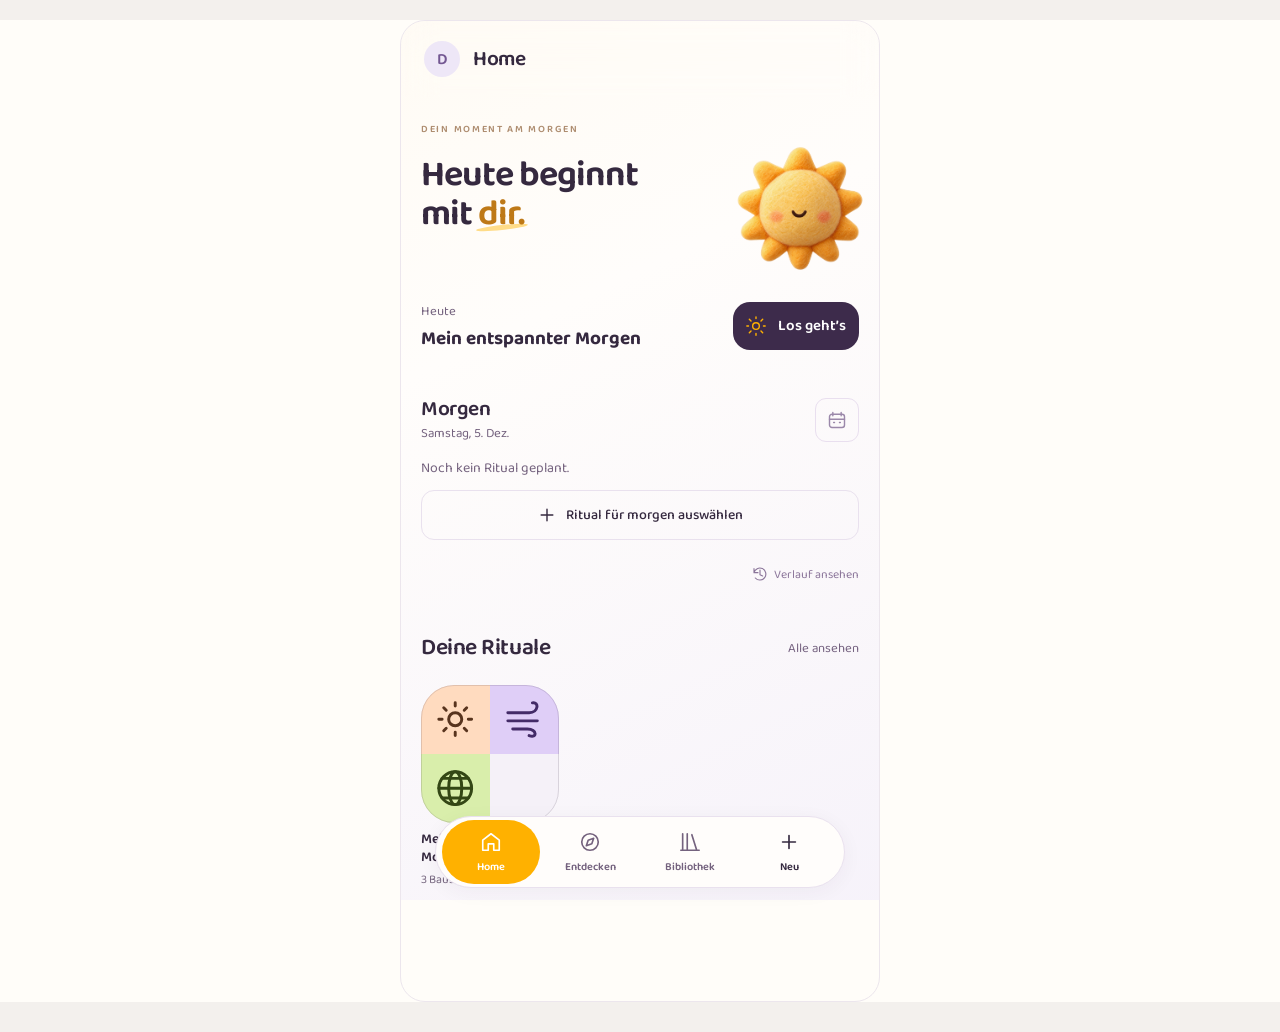
<file: index.html>
<!doctype html>
<html lang="de">
<head>
  <meta charset="utf-8">
  <meta name="viewport" content="width=device-width, initial-scale=1, viewport-fit=cover">
  <meta name="theme-color" content="#fffcf7">
  <meta name="apple-mobile-web-app-capable" content="yes">
  <meta name="apple-mobile-web-app-status-bar-style" content="black-translucent">
  <title>Wakeup Buddy · Dein Morgen</title>
  <link rel="icon" href="assets/logo.webp">
  <link rel="stylesheet" href="styles.css">
  <link rel="stylesheet" href="experience.css">
  <link rel="stylesheet" href="product.css">
  <link rel="stylesheet" href="refinement.css">
  <link rel="stylesheet" href="world.css">
  <link rel="stylesheet" href="lava.css">
  <link rel="stylesheet" href="playlist.css">
  <link rel="stylesheet" href="ui-system.css">
  <link rel="stylesheet" href="buddy-motion.css">
  <link rel="stylesheet" href="alarm.css">
  <script type="module" src="app.js"></script>
</head>
<body>
  <div class="desktop-brand"><img src="assets/logo.webp" alt=""><span>wakeup buddy</span><span class="desktop-caption">Dein Morgen beginnt mit deiner Idee.</span></div>
  <div id="app" class="app"><p class="loading">Dein Editor lädt …</p></div>
  <dialog id="demo-dialog" aria-labelledby="demo-title"></dialog>
  <div id="announcer" class="sr-only" role="status" aria-live="polite"></div>
  <noscript>Bitte aktiviere JavaScript für den lokalen Baustein-Editor.</noscript>
</body>
</html>
</file>
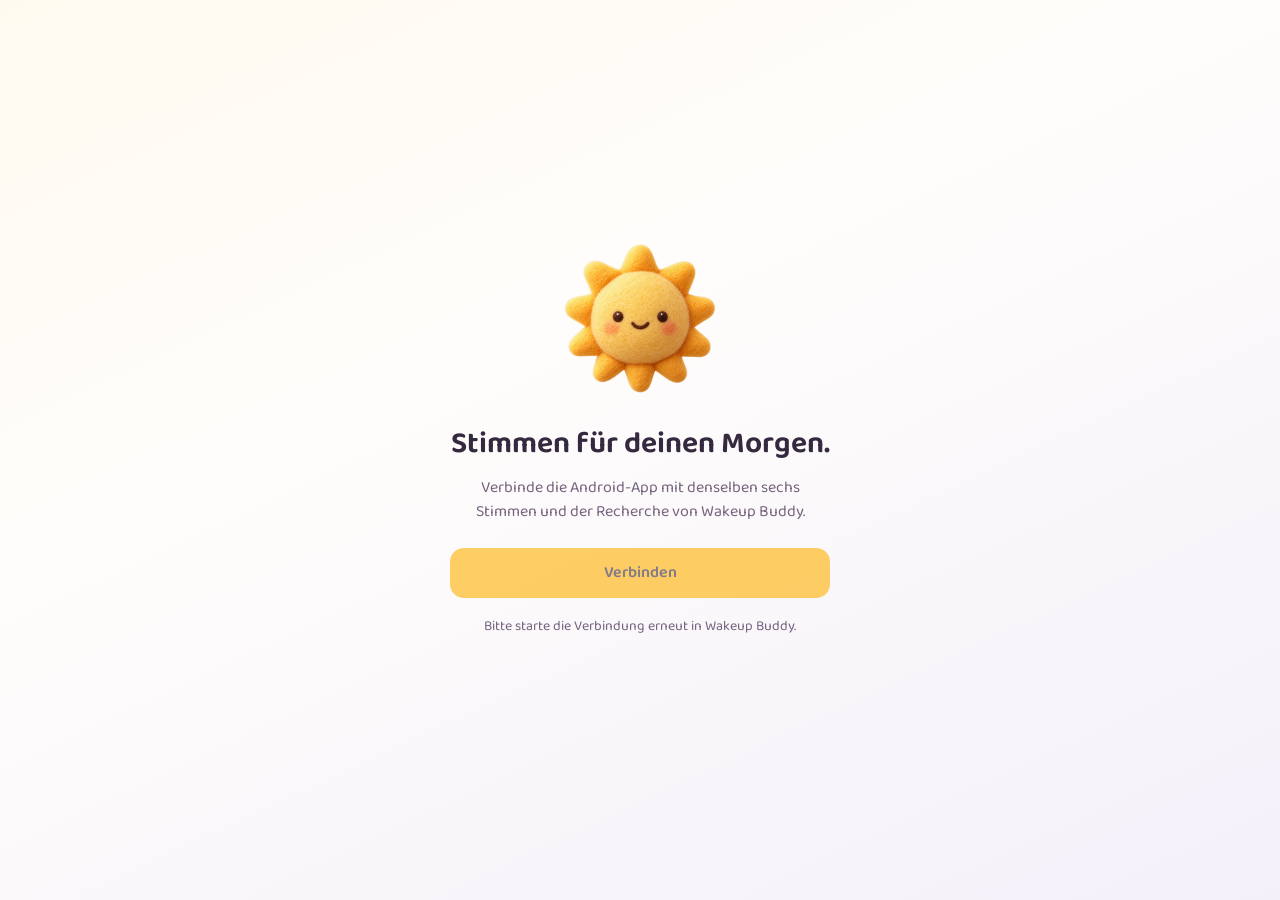
<file: native-connect.html>
<!doctype html>
<html lang="de">
<head>
  <meta charset="utf-8">
  <meta name="viewport" content="width=device-width,initial-scale=1,viewport-fit=cover">
  <meta name="referrer" content="no-referrer">
  <meta name="theme-color" content="#fffdf9">
  <title>Wakeup Buddy · Stimmen verbinden</title>
  <style>
    @font-face{font-family:Baloo;src:url('assets/font.woff2') format('woff2');font-weight:400 800;font-display:swap}
    *{box-sizing:border-box}body{margin:0;background:linear-gradient(155deg,#fffaf0,#fffdfb 38%,#f4f0fa);color:#35293f;font-family:Baloo,Arial,sans-serif;min-height:100dvh;display:grid;place-items:center;padding:28px 24px}main{width:min(100%,380px);text-align:center}img{width:160px;height:160px;object-fit:contain}h1{font-size:30px;line-height:1.15;font-weight:650;margin:20px 0 14px}p{font-size:16px;line-height:1.5;color:#74627e;margin:14px 0 24px}button,.open-app{display:flex;align-items:center;justify-content:center;width:100%;min-height:50px;border:0;border-radius:14px;background:#ffb100;color:#35293f;font:600 16px Baloo,Arial,sans-serif;text-decoration:none;padding:12px 16px;cursor:pointer}button:disabled{opacity:.6}.cancel{display:block;text-align:center;min-height:44px;margin-top:12px;color:#74627e;text-decoration:none;font-size:14px}#verification{margin:18px 0}#status{font-size:14px;overflow-wrap:anywhere}[hidden]{display:none!important}
  </style>
  <style>.embedded body{min-height:180px;padding:8px 0;background:transparent}.embedded main>img,.embedded main>h1,.embedded main>p:not(#status),.embedded #connect:disabled,.embedded #cancel,.embedded #open-app{display:none!important}.embedded #verification{min-height:65px;display:flex;justify-content:center}.embedded #status{font-size:13px;margin:14px 0}</style>
  <script type="module" src="native-connect.js?v=4"></script>
</head>
<body>
<main>
  <img src="assets/felt-sun.png" alt="Lumi">
  <h1>Stimmen für deinen Morgen.</h1>
  <p>Verbinde die Android-App mit denselben sechs Stimmen und der Recherche von Wakeup Buddy.</p>
  <button id="connect" disabled>Verbinden</button>
  <div id="verification"></div>
  <a id="open-app" class="open-app" hidden>Wakeup Buddy öffnen</a>
  <a id="cancel" class="cancel" hidden>Zurück zur App</a>
  <p id="status" role="status" aria-live="polite"></p>
</main>
</body>
</html>
</file>
<file: styles.css>
@font-face{font-family:Baloo;src:url('assets/font.woff2') format('woff2');font-weight:400 800;font-display:swap}
:root{font-family:Baloo,Arial,sans-serif;color:#272822;background:#f2f2ec;--yellow:#ffb100;--ink:#272822;--muted:#77786f;--line:#e1e2d9;--soft:#f5f5f0;--tint:#fff4d5;--error:#a13b30;--error-bg:#fff1ed;font-synthesis:none;color-scheme:light}*{box-sizing:border-box}body{margin:0}button,input,textarea,select{font:inherit;color:inherit}button,a,input,textarea,select{-webkit-tap-highlight-color:transparent}button{cursor:pointer;border:0;background:none}button:disabled{cursor:not-allowed}button:focus-visible,input:focus-visible,textarea:focus-visible,select:focus-visible,summary:focus-visible{outline:3px solid #bd8100;outline-offset:3px}svg{width:20px;height:20px;flex-shrink:0;vertical-align:middle}h1,h2,h3,p{margin:0}h1{font-size:30px;line-height:1.15;font-weight:600;letter-spacing:-.55px;overflow-wrap:anywhere}h2{font-size:20px;line-height:1.2;font-weight:600}h3{font-size:16px;font-weight:600}p{line-height:1.45}.desktop-brand{max-width:480px;margin:30px auto 16px;display:flex;align-items:center;gap:8px;font-size:18px;font-weight:600}.desktop-brand img{width:32px;height:32px}.desktop-caption{margin-left:auto;font-size:11px;font-weight:400;color:var(--muted)}.app{width:min(100%,480px);margin:0 auto 40px;background:#fff;border:1px solid var(--line);border-radius:26px;min-height:calc(100dvh - 130px);overflow:clip;box-shadow:0 15px 50px #31382406}.loading{padding:40px;text-align:center}.topbar{display:flex;align-items:center;justify-content:space-between;gap:8px;padding:19px 22px 15px}.topbar-title{font-size:19px;font-weight:600}.icon-btn{width:36px;height:36px;border-radius:9px;display:inline-grid;place-items:center;flex-shrink:0}.icon-btn:hover{background:var(--soft)}.demo-pill{font-size:11px;padding:5px 10px;background:var(--soft);border-radius:20px;color:var(--muted);border:1px solid var(--line)}.steps-nav{display:grid;grid-template-columns:1fr 1fr 1fr;border-bottom:1px solid var(--line);margin:0 23px 24px;gap:12px}.steps-nav button{display:flex;align-items:center;justify-content:flex-start;gap:7px;position:relative;text-align:left;font-size:13px;padding:0 0 12px;color:var(--muted)}.steps-nav button.active{font-weight:600;color:var(--ink)}.steps-nav button.active:after{content:'';position:absolute;bottom:-1px;left:0;right:0;height:3px;background:var(--yellow)}.steps-nav button:disabled{opacity:.45}.nav-number{display:grid;place-items:center;height:21px;width:21px;border-radius:50%;background:var(--soft);font-size:11px;flex-shrink:0}.active .nav-number{background:var(--yellow)}main{padding:0 23px 25px}.label{display:block;font-size:14px;font-weight:600;margin-bottom:7px}.required{color:#a97000}.title-input{display:block;width:100%;font-size:27px;font-weight:500;border:0;border-bottom:1px solid var(--line);border-radius:0;padding:7px 0 11px;background:transparent}.meta-row{display:flex;justify-content:space-between;gap:12px;margin-top:6px;font-size:11px;color:var(--muted)}.small{font-size:12px}.muted{color:var(--muted)}.row{display:flex;align-items:center;gap:9px}.between{justify-content:space-between}.grow{flex:1;min-width:0}.step{border-top:1px solid var(--line);margin-top:22px}.step:first-child{border:0;margin-top:25px}.step-head{display:flex;align-items:center;justify-content:space-between;padding:14px 0;gap:8px}.step-expand{display:flex;align-items:center;gap:10px;flex:1;min-width:0;text-align:left;padding:0}.step-number{display:grid;place-items:center;min-width:29px;height:25px;padding:0 7px;background:var(--soft);border-radius:5px;font-size:12px;font-weight:600}.step.open .step-number{background:var(--yellow)}.step-title{font-size:19px;font-weight:600}.step-summary{font-size:12px;color:var(--muted);display:block;max-width:245px;overflow:hidden;text-overflow:ellipsis;white-space:nowrap}.step-tools{display:flex;gap:0;color:var(--muted)}.step-tools button{width:31px;height:36px}.step-tools svg{width:16px;height:16px}.step-tools button:disabled{opacity:.25}.message-label{display:flex;align-items:center;justify-content:space-between;margin:2px 0 9px}.message-label .label{margin:0}.message-counter{font-size:11px;color:var(--muted)}.bubble{padding:15px;background:var(--tint);border:1px solid #f0deb1;border-radius:17px 17px 4px 17px;margin-bottom:9px;overflow-wrap:anywhere}.bubble-text{font-size:15px;line-height:1.5;white-space:pre-wrap}.bubble-foot{display:flex;align-items:center;justify-content:space-between;gap:9px;margin-top:9px;font-size:11px;color:#8c7d5b}.bubble-foot button{width:31px;height:27px;border-radius:6px}.bubble-foot svg{width:15px;height:15px}.message-photo{width:100%;max-height:250px;object-fit:contain;border-radius:10px;display:block;background:#fff;margin-bottom:10px}.caption{font-size:14px;line-height:1.45;white-space:pre-wrap}.message-missing{font-size:13px;color:var(--muted);padding:18px 10px;text-align:center;background:var(--soft);border-radius:12px;margin-bottom:10px}.composer{display:flex;align-items:center;gap:6px;border:1px solid var(--line);border-radius:30px;padding:7px 8px;margin-bottom:6px}.composer .text-launch{flex:1;display:flex;align-items:center;gap:8px;text-align:left;padding:0 3px;font-size:13px;color:var(--muted);min-height:36px}.composer .record{width:37px;height:37px;background:var(--yellow);border-radius:50%;display:grid;place-items:center;flex-shrink:0}.composer .photo-launch{width:35px;height:35px;display:grid;place-items:center;flex-shrink:0}.wave{height:32px;display:flex;align-items:center;gap:3px;flex:1;overflow:hidden}.wave span{background:#a98431;width:3px;border-radius:5px;flex-shrink:0}.play{display:grid;place-items:center;width:36px;height:36px;border-radius:50%;background:var(--yellow);flex-shrink:0}.play svg{width:18px;height:18px}.voice-length{font-size:12px;font-variant-numeric:tabular-nums}.switch-row{display:flex;align-items:center;justify-content:space-between;gap:14px;padding:16px 0;cursor:pointer}.research-row{border-bottom:1px solid var(--line);margin-bottom:16px}.switch-copy{display:flex;align-items:center;gap:8px;font-size:14px}.switch{appearance:none;-webkit-appearance:none;position:relative;border:0;width:40px;height:24px;border-radius:18px;background:#dcdfd5;flex-shrink:0;padding:0;cursor:pointer;margin:0}.switch:after{content:'';position:absolute;top:3px;left:3px;width:18px;height:18px;border-radius:50%;background:#fff;box-shadow:0 1px 3px #0001;transition:transform .12s}.switch:checked{background:var(--yellow)}.switch:checked:after{transform:translateX(16px)}.input-types{display:grid;grid-template-columns:repeat(4,1fr);border:1px solid var(--line);border-radius:12px;overflow:hidden}.input-types button{display:flex;flex-direction:column;align-items:center;gap:7px;padding:12px 2px;border-right:1px solid var(--line);font-size:12px}.input-types button:last-child{border:0}.input-types button[aria-pressed=true]{background:var(--tint);box-shadow:inset 0 -3px var(--yellow)}.duration-row{margin-top:20px;display:flex;justify-content:space-between;align-items:center}.duration-row .label{margin:0}.duration-value{font-size:22px;font-weight:600}.duration-value small{font-size:12px;font-weight:400;color:var(--muted)}input[type=range]{appearance:none;width:100%;height:6px;background:linear-gradient(to right,var(--yellow) var(--fill,5.26%),var(--line) var(--fill,5.26%));border-radius:8px;margin:16px 0 10px;cursor:ew-resize}input[type=range]::-webkit-slider-thumb{appearance:none;width:23px;height:23px;border-radius:50%;border:3px solid white;background:var(--yellow);box-shadow:0 0 0 1px var(--yellow)}.range-labels{display:flex;justify-content:space-between;font-size:11px;color:var(--muted)}.add-step{width:100%;display:flex;align-items:center;justify-content:center;gap:7px;border:1px dashed #cfd2c4;border-radius:12px;padding:13px;margin-top:16px;font-size:14px}.primary,.secondary{display:flex;align-items:center;justify-content:center;gap:9px;width:100%;border-radius:12px;padding:13px 14px;font-size:16px;font-weight:600;min-height:49px}.primary{background:var(--yellow);color:#29251b}.primary:disabled{background:#ffe0a0;color:#a78f5e;cursor:not-allowed}.secondary{border:1px solid var(--line);font-weight:500;background:#fff}.actions{margin-top:24px}.actions.two{display:grid;grid-template-columns:1fr 1.3fr;gap:9px}.gate-hint{font-size:12px;color:var(--muted);margin-top:10px;text-align:center;line-height:1.4}.error{background:var(--error-bg);color:var(--error);font-size:12px;line-height:1.4;padding:10px 12px;border-radius:9px;margin:9px 0}.error button{display:block;text-decoration:underline;font-size:12px;margin-top:7px;padding:0;color:inherit;font-weight:600}.warning{background:var(--tint);font-size:12px;padding:11px;border-radius:9px;margin-top:12px;color:#856428}.draft-status{font-size:11px;color:var(--muted);text-align:center;margin-top:12px;min-height:16px}.storage-error{margin:0 20px 15px}.output-header{border-bottom:1px solid var(--line);padding-bottom:21px;margin-bottom:24px}.eyebrow{font-size:10px;text-transform:uppercase;letter-spacing:1.5px;color:var(--muted);margin-bottom:7px}.output-header .small{margin-top:9px}.output-options{display:grid;gap:9px;margin-top:17px}.output-choice{display:flex;align-items:flex-start;gap:12px;padding:16px 13px;border:1px solid var(--line);border-radius:12px;text-align:left;width:100%}.output-choice>svg{margin-top:2px}.output-name{font-size:17px;font-weight:600}.output-detail{display:block;font-size:12px;color:var(--muted);margin-top:4px;line-height:1.45}.radio{width:17px;height:17px;border:1px solid var(--line);border-radius:50%;flex-shrink:0;margin-top:4px}.output-choice[aria-pressed=true]{background:var(--tint);border-color:var(--yellow)}.output-choice[aria-pressed=true] .radio{border:5px solid var(--yellow);background:#fff}.output-choice:disabled{background:var(--soft);border-color:var(--line);color:var(--muted)}.output-choice:disabled .radio{border-color:#d3c499}.summary-list{border-top:1px solid var(--line);margin-top:23px;padding-top:17px}.summary-item{display:flex;align-items:center;gap:9px;padding:10px 0;font-size:13px}.summary-item .small{white-space:nowrap}.badge{font-size:10px;padding:3px 7px;background:var(--soft);border-radius:5px;color:var(--muted)}.preview-intro{margin-bottom:16px}.preview-intro .small{margin-top:7px}.preview-frame{border:1px solid var(--line);background:#fffefa;border-radius:20px;padding:19px 17px;min-height:400px}.preview-nav{display:flex;align-items:center;justify-content:space-between;margin-bottom:14px}.preview-nav .icon-btn{border:1px solid var(--line);background:#fff;width:32px;height:32px}.preview-nav .icon-btn:disabled{opacity:.25}.progress{display:flex;gap:5px;margin-bottom:23px}.progress span{height:4px;flex:1;background:var(--line);border-radius:6px}.progress span.filled{background:var(--yellow)}.preview-title{white-space:nowrap;overflow:hidden;text-overflow:ellipsis;font-size:28px}.preview-body{margin-top:21px}.instruction{white-space:pre-wrap;font-size:17px;line-height:1.5;overflow-wrap:anywhere}.buddy-player{display:flex;align-items:center;gap:8px;background:var(--tint);padding:11px;border-radius:11px;margin-bottom:16px;font-size:13px}.buddy-player .play{margin-left:auto;width:29px;height:29px}.original-voice{background:var(--tint);border-radius:19px;padding:23px 15px;text-align:center}.original-voice>.play{width:55px;height:55px;margin:22px auto 16px}.original-voice .wave{justify-content:center;height:38px}.original-voice .small{margin-top:12px}.sim-label{font-size:10px;letter-spacing:.7px;text-transform:uppercase;color:var(--muted);margin-top:9px}.original-photo{width:100%;max-height:340px;object-fit:contain;border-radius:12px;background:#fff}.preview-timer{display:flex;align-items:center;justify-content:space-between;gap:8px;padding:13px 0;border-top:1px solid var(--line);border-bottom:1px solid var(--line);margin-top:23px}.clock{font-size:25px;font-variant-numeric:tabular-nums}.timer-ended{color:#9a6c00}.preview-input{margin-top:21px}.preview-input textarea{min-height:115px}.no-response{font-size:12px;color:var(--muted);margin-top:24px;text-align:center}.preview-next{margin-top:22px}.preview-next .primary{font-size:14px}.quiet{font-size:12px;color:var(--muted);text-align:center;padding:9px;width:100%}.local-note{text-align:center;font-size:11px;color:var(--muted);margin-top:12px}.research-result{border-left:3px solid var(--yellow);padding-left:13px}.research-result h3{font-size:19px;margin-top:9px}.research-result p{font-size:14px;margin-top:9px}.result-source{font-size:11px;color:var(--muted);margin-top:15px;border-top:1px solid var(--line);padding-top:10px}.demo-settings{margin-top:18px;font-size:12px;color:var(--muted)}.demo-settings summary{cursor:pointer}.demo-settings select{display:block;width:100%;border:1px solid var(--line);border-radius:8px;padding:9px;margin-top:9px;background:var(--soft)}.retry{font-size:12px;text-decoration:underline;padding:7px 0}.preview-photo-input{width:100%;font-size:12px;margin-top:8px}.preview-input .photo-strip{display:flex;flex-wrap:wrap;gap:6px;margin-top:10px}.photo-strip img{width:62px;height:62px;border-radius:8px;object-fit:cover}.response-voice{border:1px dashed var(--line);border-radius:11px;padding:15px;text-align:center;width:100%;font-size:14px}.complete-note{text-align:center;padding:20px 9px}.complete-note svg{width:32px;height:32px;color:#a1760c;margin-bottom:12px}.complete-note h2{font-size:23px}.success{padding:30px 5px 15px;text-align:center}.success-mark{width:74px;height:74px;border-radius:50%;background:var(--tint);display:grid;place-items:center;margin:0 auto 20px}.success-mark svg{width:36px;height:36px}.success h1{font-size:30px}.success p{margin-top:12px}.saved-card{text-align:left;border:1px solid var(--line);border-radius:14px;padding:18px;margin-top:26px}.saved-card h2{font-size:23px;overflow-wrap:anywhere}.saved-card .small{margin-top:5px}.saved-list{display:grid;gap:9px;margin-top:15px}.saved-entry{border:1px solid var(--line);border-radius:11px;padding:12px;text-align:left;width:100%;background:#fff}.saved-entry b{display:block;overflow-wrap:anywhere}.saved-entry span{font-size:12px;color:var(--muted)}dialog{border:1px solid var(--line);border-radius:22px;width:min(430px,calc(100% - 24px));padding:21px;background:white;color:var(--ink);max-height:calc(100dvh - 40px);overflow:auto;box-shadow:0 20px 70px #0002}dialog::backdrop{background:#262b2259;backdrop-filter:blur(3px)}.dialog-head{display:flex;justify-content:space-between;align-items:center;gap:10px;margin-bottom:16px}.dialog-head h2{font-size:22px}.message-types{display:flex;gap:6px;padding:4px;background:var(--soft);border-radius:11px;margin-bottom:18px}.message-types button{flex:1;display:flex;align-items:center;justify-content:center;gap:6px;padding:9px 3px;font-size:13px;border-radius:8px}.message-types button[aria-pressed=true]{background:#fff;box-shadow:0 1px 5px #0001}.message-types svg{width:16px;height:16px}textarea,.field-input{display:block;border:1px solid var(--line);border-radius:11px;background:#fff;width:100%;font-size:15px;padding:12px;resize:vertical;line-height:1.5}textarea{min-height:130px}.field-input{resize:none}.character-count{text-align:right;font-size:11px;color:var(--muted);margin-top:5px}.upload{border:1px dashed #c6cbbc;border-radius:13px;padding:19px;text-align:center;background:var(--soft)}.upload svg{width:30px;height:30px;margin-bottom:9px}.upload input{max-width:100%;font-size:12px;margin-top:12px}.upload p{font-size:13px}.upload-preview{display:block;max-height:190px;width:100%;object-fit:contain;border-radius:11px;margin-bottom:12px}.caption-label{margin-top:17px}.record-panel{text-align:center;padding:16px;background:var(--tint);border-radius:13px;margin-bottom:17px}.record-button{width:58px;height:58px;background:var(--yellow);border-radius:50%;display:grid;place-items:center;margin:6px auto 12px}.record-button svg{width:26px;height:26px}.record-state{font-size:13px}.record-panel .small{margin-top:8px}.dialog-foot{display:grid;grid-template-columns:1fr 1.3fr;gap:9px;margin-top:20px}.dialog-foot .primary,.dialog-foot .secondary{font-size:14px}.modal-hint{font-size:11px;color:var(--muted);margin-top:12px;line-height:1.45}.storage-banner{background:var(--error-bg);color:var(--error);font-size:12px;padding:12px}.sr-only{position:absolute;width:1px;height:1px;overflow:hidden;clip:rect(0,0,0,0);white-space:nowrap}.toast{display:flex;align-items:center;gap:7px;background:var(--tint);padding:11px;border-radius:10px;font-size:12px;margin:10px 0}.toast button{font-size:12px;text-decoration:underline;white-space:nowrap}.icon-btn:disabled{opacity:.25}.form-error{color:var(--error);font-size:12px;margin-top:8px}.fit-title{white-space:nowrap}.saved-actions{display:grid;gap:10px;margin-top:22px}.footer-demo{max-width:480px;margin:-24px auto 30px;font-size:11px;text-align:center;color:var(--muted)}
@media(max-width:520px){body{background:#fff}.desktop-brand{display:none}.app{margin:0;max-width:none;width:100%;border:0;border-radius:0;box-shadow:none;min-height:100dvh;padding-top:env(safe-area-inset-top)}main{padding-bottom:calc(24px + env(safe-area-inset-bottom))}.topbar{padding-top:17px}.steps-nav{margin-top:5px}.footer-demo{display:none}input,textarea,select{font-size:16px}.title-input{font-size:27px}}
@media(max-width:360px){main{padding-left:16px;padding-right:16px}.topbar{padding-left:16px;padding-right:16px}.topbar-title{font-size:17px}.steps-nav{margin-left:16px;margin-right:16px;gap:7px}.steps-nav button{font-size:12px;gap:5px}.step-tools button{width:27px}.step-summary{max-width:165px}.input-types button{font-size:11px}.preview-frame{padding:15px 12px}.dialog-foot{grid-template-columns:1fr 1fr}.desktop-caption{display:none}}
@media(prefers-reduced-motion:reduce){*{transition:none!important}}
.buddy-player{flex-wrap:wrap}.step-summary{width:100%;max-width:100%}.step-expand>svg{flex-shrink:0}.summary-item .small{white-space:normal}.output-header h1{overflow-wrap:anywhere}

/* A quieter editor: orange is an action/accent, white is a surface,
   gray is unavailable, red is a conflict. */
:root{background:#f6f6f7;color:#242428;--ink:#242428;--muted:#74747d;--line:#e7e7eb;--soft:#f5f5f7;--tint:#fff;--error:#b33535;--error-bg:#fff4f4}
[hidden]{display:none!important}
.app{border-radius:24px;overflow:clip;box-shadow:0 8px 40px #25253805}
.fixed-nav{position:sticky;top:0;z-index:30;background:#fff;border-bottom:1px solid var(--line)}
.topbar{padding:17px 23px 19px}.steps-nav{margin:0 23px;gap:15px;border:0}.steps-nav button{font-size:14px;padding-bottom:15px}.steps-nav button:disabled{opacity:.45}.nav-number{color:var(--muted)}.active .nav-number{color:white}
main{padding-top:27px}.label{font-size:15px;font-weight:500;margin-bottom:9px}.title-input{padding:6px 0 12px;font-weight:500;font-size:27px}.title-input::placeholder{color:#a0a0a8;opacity:1}.meta-row{justify-content:flex-end;font-size:12px;margin-top:7px}.character-count{font-size:12px;margin-top:6px;color:#909099}
.description-section{margin-top:22px;border-bottom:1px solid var(--line);padding-bottom:22px}.description-section summary{display:flex;align-items:center;gap:8px;list-style:none;cursor:pointer;font-size:15px}.description-section summary::-webkit-details-marker{display:none}.description-section summary>svg{margin-left:auto;width:17px}.description-section[open] summary>svg{transform:rotate(180deg)}.optional{font-size:12px;color:var(--muted)}.description-section textarea{margin-top:14px;min-height:104px}.preview-description{margin-top:13px;font-size:14px;color:var(--muted)}.preview-description summary{cursor:pointer}.preview-description p{margin-top:8px;white-space:pre-wrap;overflow-wrap:anywhere}
.step{margin-top:15px;scroll-margin-top:132px}.step:first-child{margin-top:13px}.step-head{gap:7px;padding:15px 0}.step-head>.icon-btn{width:27px;height:34px}.step-head>.icon-btn svg{width:17px}.step-expand{gap:9px}.step-title{font-size:18px}.step-number{min-width:27px;height:27px;background:#f0f0f3;color:#73737d}.step.open .step-number{background:var(--yellow);color:white}.step-summary{font-size:13px}.step-body{padding-top:7px}.instruction-editor{min-height:142px;background:#fafafa;border-color:#dedee4;border-radius:12px;font-size:16px;line-height:1.55}.instruction-editor::placeholder,textarea::placeholder{color:#9999a3}.instruction-editor:focus{background:#fff}.research-row{margin:4px 0 21px;padding:18px 0}.switch-copy{font-size:15px;gap:10px}.switch-copy svg{color:#74747d}.input-types{grid-template-columns:1fr 1fr;gap:8px;border:0;overflow:visible}.input-types button{flex-direction:row;justify-content:center;padding:12px;gap:8px;font-size:14px;border:1px solid var(--line)!important;border-radius:10px}.input-types button[aria-pressed=true]{background:#f6f6f8;color:#242428;border-color:#777783!important;box-shadow:none}.input-types svg{width:18px}.duration-row{margin-top:25px}.duration-value{font-size:23px}.duration-value small{font-size:14px}.range-labels{font-size:12px}.add-step{border-style:solid;border-color:var(--line);font-size:15px;margin-top:20px;border-radius:12px}.primary{color:#fff;font-size:17px;border-radius:12px;min-height:52px}.primary:hover:enabled{background:#f5a800}.primary:disabled{background:#e8e8ed;color:#9a9aa5}.secondary{min-height:52px;font-size:16px}.actions{margin-top:26px}.gate-hint{font-size:13px;margin-top:13px;line-height:1.5;color:#70707b}.gate-hint:empty{display:none}.draft-status:empty{display:none}.draft-status.form-error{font-size:14px}.switch{background:#dedee4}.switch:checked{background:var(--yellow)}
.output-header{padding-bottom:24px;margin-bottom:28px}.output-header h1{font-size:30px}.output-header .small{font-size:14px}.output-options{gap:12px;margin-top:20px}.output-choice{display:block;border:1px solid #dedee4;border-radius:14px;padding:18px;background:#fff}.output-top{display:flex;align-items:center;gap:11px}.output-name{font-size:19px;flex:1}.output-top>svg{color:#62626c}.output-detail{display:block;margin-top:7px;font-size:14px;color:#676772;line-height:1.4;padding-left:31px}.radio{width:21px;height:21px;margin:0;display:grid;place-items:center;border-color:#d2d2db}.radio svg{width:14px;height:14px;stroke-width:2.5}.output-choice[aria-pressed=true]{background:#fff;border:2px solid var(--yellow);padding:17px}.output-choice[aria-pressed=true] .radio{border:0;background:var(--yellow);color:#fff}.output-choice:disabled{background:#f4f4f6;border:1px solid #e9e9ed;padding:18px;color:#9b9ba5}.output-choice:disabled .output-detail,.output-choice:disabled .output-top>svg{color:#9898a3}.output-choice:disabled .radio{border:1px solid #d9d9e1;background:transparent;color:#9b9ba5}.unavailable{font-size:11px;color:#898995}.output-blocker{display:flex;align-items:flex-start;gap:9px;margin-top:17px;font-size:14px;line-height:1.45;color:#646470;padding:2px 0}.output-blocker svg{width:18px;height:18px;margin-top:1px}.output-blocker.conflict{color:var(--error)}.toast{background:#f4f4f7;font-size:14px}.toast button{font-size:14px}.preview-frame{background:#fff;border-radius:16px;padding:20px 18px}.preview-title{font-size:27px}.preview-timer{margin-top:25px}.buddy-player{background:#f4f4f7;font-size:15px}.play{color:#fff}.badge{font-size:12px;background:#f3f3f6}.complete-note .secondary{margin-top:20px}.error{font-size:14px}.error button{font-size:14px}.success-mark{background:var(--yellow);color:#fff}.demo-pill{color:#72727d;background:#f5f5f7}.demo-settings{font-size:14px}.demo-explanation{font-size:15px;color:var(--muted)}
.drag-handle{touch-action:none;cursor:grab;color:#9898a3;user-select:none}.drag-handle:active{cursor:grabbing}.sorting{user-select:none}.drag-ghost{position:fixed;z-index:80;pointer-events:none;padding:14px 17px;background:#fff;border:2px solid var(--yellow);border-radius:12px;box-shadow:0 10px 35px #28283222;white-space:nowrap;text-overflow:ellipsis;overflow:hidden;font-size:16px}
@media(max-width:520px){.app{border:0;border-radius:0;box-shadow:none;padding-top:0}.fixed-nav{padding-top:env(safe-area-inset-top)}.steps-nav{margin-top:0}main{padding-top:26px}}
@media(max-width:360px){.topbar{padding-left:16px;padding-right:16px}.steps-nav{margin-left:16px;margin-right:16px;gap:7px}.steps-nav button{font-size:13px}.step-head{gap:5px}.step-expand{gap:6px}.step-title{font-size:17px}.output-choice{padding:15px}.output-choice[aria-pressed=true]{padding:14px}.output-choice:disabled{padding:15px}.output-detail{padding-left:0}.optional{font-size:11px}.description-section summary{font-size:14px}.unavailable{font-size:10px}}
</file>
<file: experience.css>
/* The editor is quiet; the morning experience is expressive. */
.theme-peach{--scene:#ffe0c5;--scene-ink:#573622;--scene-dark:#874328;--scene-soft:#fff0e3;--scene-accent:#ff9566}
.theme-lilac{--scene:#e0d4fc;--scene-ink:#3f285e;--scene-dark:#7350a4;--scene-soft:#f0e9ff;--scene-accent:#b697ed}
.theme-lime{--scene:#e3f1b7;--scene-ink:#304831;--scene-dark:#4b7952;--scene-soft:#f2f8dc;--scene-accent:#a3c97a}
.theme-sky{--scene:#cce9ff;--scene-ink:#234765;--scene-dark:#417fad;--scene-soft:#e7f4ff;--scene-accent:#91c9ef}
.theme-rose{--scene:#fbd7e6;--scene-ink:#6e304d;--scene-dark:#ac5077;--scene-soft:#ffedf4;--scene-accent:#f0a5c4}
.ritual-mode{background:#efedf4}.ritual-shell{width:min(100%,480px);margin:28px auto 45px;background:#fffdfa;border-radius:28px;overflow:clip;box-shadow:0 12px 65px #30214b0c}.ritual-header{display:flex;align-items:center;justify-content:space-between;padding:21px 24px;background:#fffdfa;border:0}.wordmark{font-size:19px;font-weight:650;letter-spacing:-.4px;text-decoration:none;color:#2b2138;display:flex;gap:8px;align-items:center}.wordmark>svg{color:#f2a900;width:25px;height:25px;stroke-width:2.5}.round-button{width:36px;height:36px;display:grid;place-items:center;border-radius:50%;background:#ffffff66;flex-shrink:0}.round-button:hover{background:#fff9}.round-button svg{width:20px;height:20px}.ritual-header .round-button{background:#f2edf7;color:#726582}
.ritual-hero{position:relative;overflow:hidden;padding:22px 26px 27px;min-height:254px;background:radial-gradient(ellipse at 100% 100%,#ffdf8c55,transparent 68%)}.morning-label{font-size:10px;font-weight:650;letter-spacing:1.6px;color:#91775e}.hero-copy{position:relative;z-index:2}.hero-copy h1{font-size:44px;line-height:1.04;color:#352d3f;letter-spacing:-1.8px;margin-top:14px;font-weight:650}.hero-copy h1 em{font-style:normal;color:#bd731d;position:relative}.hero-copy h1 em:after{content:'';position:absolute;height:5px;bottom:4px;left:0;right:0;border-radius:50%;background:#ffb10066;transform:rotate(-7deg)}.hero-copy p{font-size:15px;line-height:1.5;color:#8a7b78;margin-top:17px}.hero-friend{position:absolute;right:-6px;top:62px;width:178px;transform:rotate(12deg);animation:hero-bob 5s ease-in-out infinite}.mascot{display:block;width:100%;height:100%;overflow:visible}.hero-spark{position:absolute;color:#b799e4;font-size:27px;z-index:3}.spark-one{right:27px;top:25px;transform:rotate(20deg)}.spark-two{right:147px;bottom:24px;color:#f5a572;font-size:18px}
.ritual-plan{padding:20px 22px 12px}.ritual-heading{display:flex;justify-content:space-between;align-items:center;margin-bottom:20px}.ritual-heading h2{font-size:24px;color:#352d3f}.ritual-heading p{font-size:13px;margin-top:5px;color:#8d8396}.ritual-heading p span{padding:0 5px}.plan-mark{width:39px;height:39px;border:1px solid #ece6f2;border-radius:12px;display:grid;place-items:center;color:#a291b2}.ritual-stack{display:grid;gap:12px}.ritual-card.step{border:0!important;margin:0!important;background:var(--scene);color:var(--scene-ink);border-radius:19px;position:relative;transition:transform .18s;scroll-margin-top:90px}.ritual-card .step-head{padding:0;gap:0;min-height:123px}.ritual-card .drag-handle{width:25px;align-self:stretch;color:var(--scene-dark);opacity:.45;padding:0 3px}.ritual-card .drag-handle svg{width:16px}.ritual-card-open{display:flex;align-items:center;gap:11px;text-align:left;padding:17px 15px 17px 0;flex:1;min-width:0;color:inherit}.card-illustration{width:65px;height:76px;flex-shrink:0;transform:rotate(-6deg);transition:transform .3s}.ritual-card-open:hover .card-illustration{transform:rotate(6deg) scale(1.09)}.card-copy{display:flex;flex-direction:column;flex:1;min-width:0}.card-number{font-size:10px;letter-spacing:1px;text-transform:uppercase;color:var(--scene-dark)}.card-copy strong{font-size:24px;line-height:1.12;font-weight:600;letter-spacing:-.5px;overflow-wrap:anywhere;margin:5px 0}.card-copy>span:last-child{font-size:12px;opacity:.7}.card-play{width:31px;height:31px;border-radius:50%;display:grid;place-items:center;background:#fff9;flex-shrink:0}.card-play svg{width:15px;height:15px;fill:currentColor;stroke-width:0}.remove-block{position:absolute;right:8px;top:5px;opacity:0;padding:3px;line-height:1;color:var(--scene-dark)}.remove-block svg{width:14px;height:14px}.ritual-card:hover .remove-block,.remove-block:focus-visible{opacity:.65}.add-ritual-block{display:flex;align-items:center;justify-content:center;gap:7px;width:100%;padding:16px;margin-top:13px;border:1px dashed #d8cfdf;border-radius:15px;color:#80718d;font-size:14px}.add-ritual-block:hover{background:#f8f3fc}.ritual-start{padding:9px 22px 21px}.start-ritual{display:flex;align-items:center;justify-content:center;gap:10px;background:#31273f;color:white;border-radius:17px;font-size:20px;font-weight:600;padding:17px;width:100%;box-shadow:0 5px 0 #180f27;transition:transform .15s,box-shadow .15s}.start-ritual:hover:enabled{background:#443256;transform:translateY(-2px);box-shadow:0 7px 0 #180f27}.start-ritual:active:enabled{transform:translateY(3px);box-shadow:0 2px 0 #180f27}.start-ritual>svg{fill:#ffbf3b;stroke:none;width:22px;height:22px}.start-ritual span{font-size:12px;font-weight:400;background:#ffffff1a;border-radius:10px;padding:4px 8px;margin-left:auto;color:#e1d3ee}.start-ritual:disabled{opacity:.4}.create-block-link{display:flex;gap:8px;align-items:center;justify-content:center;width:100%;font-size:13px;color:#9a8ca5;margin-top:19px;padding:6px}.create-block-link svg{width:16px}.library-list{display:grid;gap:8px;margin:12px 0 22px}.library-item{display:flex;gap:12px;align-items:center;border:1px solid #ece7f1;border-radius:13px;padding:11px;text-align:left}.library-item>span:nth-child(2){flex:1}.library-item b{display:block;font-size:17px}.library-item small{font-size:12px;color:#8d8197}.library-dot{background:var(--scene);color:var(--scene-ink);width:40px;height:40px;border-radius:12px;display:grid;place-items:center}.ritual-stack.sorting .ritual-card{padding:0}.ritual-stack .drag-source{border:2px dashed #a08ab7!important}

.story-open{overflow:hidden!important}.story-open .desktop-brand{visibility:hidden}#story-overlay{position:fixed;inset:0;z-index:100;background:#20182eee;display:flex;align-items:center;justify-content:center;overflow:hidden;overscroll-behavior:none}.story-viewport{position:relative;width:min(100%,480px);height:min(100dvh,940px);perspective:1400px;isolation:isolate;overflow:hidden;border-radius:22px;box-shadow:0 15px 100px #0005}.story-face{position:absolute;inset:0;background:var(--scene);color:var(--scene-ink);display:flex;flex-direction:column;backface-visibility:hidden;transform-style:preserve-3d;transform-origin:50% 50%;touch-action:pan-y;overflow:hidden}.story-face.outgoing{pointer-events:none}.story-glow{position:absolute;width:150%;height:55%;top:13%;left:-25%;border-radius:50%;background:radial-gradient(ellipse,#fff7,transparent 66%);pointer-events:none}.story-header{position:relative;z-index:3;flex-shrink:0;padding:18px 18px 0}.story-progress{display:flex;gap:5px;margin-bottom:15px}.story-segment{height:4px;border-radius:5px;background:color-mix(in srgb,var(--scene-dark) 15%,transparent);overflow:hidden;flex:1}.story-segment span{display:block;height:100%;background:#ffad00;width:100%;transform-origin:left center;will-change:transform}.story-topline{display:flex;gap:9px;align-items:center}.story-avatar{width:43px;height:43px;background:#fff7;border:1px solid #fff8;border-radius:50%;padding:4px;flex-shrink:0}.story-owner{flex:1;min-width:0}.story-owner b{display:block;font-size:17px;line-height:1.15;overflow:hidden;text-overflow:ellipsis;white-space:nowrap}.story-owner>span{font-size:11px;opacity:.62}.story-topline .round-button{width:32px;height:32px;background:#ffffff4d;color:var(--scene-ink)}.story-topline .round-button svg{width:18px;height:18px}.story-scroll{position:relative;flex:1;min-height:0;overflow-y:auto;overflow-x:hidden;scrollbar-width:none;overscroll-behavior:contain;padding:0 31px 12px;display:flex;flex-direction:column}.story-scroll::-webkit-scrollbar{display:none}.story-content{text-align:center;margin:auto 0;padding-top:18px;padding-bottom:24px}.story-art{height:clamp(145px,28dvh,265px);max-width:255px;margin:0 auto 24px;animation:friend-float 6s ease-in-out infinite;pointer-events:none}.story-art.compact{height:clamp(110px,17dvh,180px);max-width:180px;margin-bottom:17px}.story-eyebrow{display:block;font-size:10px;letter-spacing:1.8px;font-weight:600;color:var(--scene-dark);margin-bottom:15px}.story-content h1{font-size:clamp(33px,6dvh,48px);font-weight:650;line-height:1.06;letter-spacing:-1.3px;white-space:pre-wrap;overflow-wrap:anywhere}.story-instruction{font-size:19px;line-height:1.45;margin-top:20px;color:var(--scene-dark);white-space:pre-wrap;overflow-wrap:anywhere}.audio-visual{display:flex;align-items:center;justify-content:center;gap:3px;margin:28px auto 0;height:29px;color:var(--scene-dark)}.audio-visual i{display:block;width:3px;height:var(--h);border-radius:8px;background:var(--scene-dark);animation:sound-wave 1.2s ease-in-out infinite;animation-delay:calc(var(--i) * -90ms);opacity:.55}.audio-visual span{font-size:11px;padding-left:7px}.story-face.is-paused .audio-visual i,.story-face.is-paused .story-art{animation-play-state:paused}.story-footer{display:flex;align-items:center;gap:10px;flex-shrink:0;padding:10px 25px 22px;position:relative;z-index:3}.story-clock{display:flex;gap:6px;align-items:center;font-size:16px;font-variant-numeric:tabular-nums}.story-clock svg{width:16px;height:16px;opacity:.65}.story-clock b{font-weight:500}.story-status{margin-left:auto;font-size:12px;opacity:.55}.story-help{opacity:.45;padding:3px 0;display:grid;place-items:center}.story-help svg{width:17px;height:17px}
.story-response{position:relative;margin:0 -7px 4px;padding:16px;background:#ffffffb8;border:1px solid #ffffffa6;border-radius:22px;box-shadow:0 6px 0 #00000004;flex-shrink:0}.story-response textarea{border:0;background:transparent;padding:1px 3px;min-height:85px;font-size:16px;color:var(--scene-ink);resize:vertical;max-height:240px;line-height:1.5}.story-response textarea::placeholder{color:var(--scene-dark);opacity:.55}.story-response textarea:focus-visible{outline:0}.story-response:focus-within{box-shadow:0 0 0 2px var(--scene-dark)}.response-actions{display:flex;justify-content:space-between;align-items:center;margin-top:13px;border-top:1px solid #0000000b;padding-top:12px}.response-actions>button:first-child{font-size:13px;color:var(--scene-dark);opacity:.65;padding:8px 0}.response-done{display:flex;gap:6px;align-items:center;border-radius:12px;background:var(--scene-ink);color:white;padding:9px 17px;font-size:15px}.response-done svg{width:16px}.response-done:disabled{opacity:.25}.memo-record{display:flex;align-items:center;gap:12px;width:100%;text-align:left;padding:5px 0;color:var(--scene-ink)}.memo-record>svg:first-child{width:48px;height:48px;background:var(--scene);padding:12px;border-radius:50%}.memo-record>span{flex:1;font-size:16px}.memo-record small{display:block;font-size:11px;opacity:.6;margin-top:3px}.memo-record.recording>svg:first-child{background:#e6657c;color:#fff;animation:record-pulse 1.3s infinite}.photo-response{display:flex;align-items:center;gap:12px;cursor:pointer;position:relative;overflow:hidden;padding:8px 0;font-size:15px}.photo-response>svg{background:var(--scene);border-radius:50%;padding:10px;width:43px;height:43px;flex-shrink:0}.photo-response input{position:absolute;inset:0;opacity:0;cursor:pointer;width:100%}.story-photos{margin-top:10px}.story-photos img{width:100%;height:140px;object-fit:cover;border-radius:13px}.story-input-error{font-size:13px;color:#b33535}.story-source{text-align:left;font-size:12px;color:var(--scene-dark);margin-top:15px}.story-source summary{cursor:pointer;opacity:.65}.story-source p{margin-top:8px;line-height:1.5}.news-stack{display:grid;gap:9px;margin-top:22px;text-align:left}.news-stack p{background:#fff8;padding:13px 15px;border-radius:15px;font-size:14px;line-height:1.4}.news-stack b{display:block;font-size:17px;font-weight:600}.story-research-error{margin:70px 0}.story-research-error>span>svg{width:75px;height:75px;margin-bottom:24px;opacity:.5}.story-research-error p{margin:24px 0;font-size:17px}.story-pill{padding:12px 20px;border:1px solid var(--scene-dark);border-radius:22px;font-size:15px}.story-help-pane{position:absolute;inset:auto 13px 16px;z-index:10;border:1px solid #fff;background:#fffffff5;color:#372b48;border-radius:24px;padding:24px;box-shadow:0 -30px 150px #29203666;max-height:85%;overflow:auto}.story-help-pane h2{font-size:25px}.story-help-pane p{font-size:14px;margin:16px 0;color:#8a7e96;line-height:1.7}.story-help-pane select{display:block;margin-top:8px;width:100%;padding:9px;border:1px solid #dfd5e9;border-radius:10px;background:white;font-size:14px}.story-help-pane .finish-button{margin-top:20px}
.story-finish{position:absolute;inset:0;overflow:hidden;background:var(--scene);color:var(--scene-ink);display:flex;align-items:center;justify-content:center;flex-direction:column;text-align:center;padding:36px}.story-finish>.story-close{position:absolute;right:18px;top:22px}.finish-art{width:210px;height:210px;margin-bottom:25px;z-index:1;animation:friend-float 5s ease-in-out infinite}.story-finish h1{font-size:55px;line-height:1;letter-spacing:-1.7px;margin:0 0 20px;z-index:1}.story-finish p{font-size:16px;color:var(--scene-dark);line-height:1.6}.finish-button{display:flex;gap:10px;align-items:center;justify-content:center;background:#3e285b;color:#fff;border-radius:15px;padding:15px 19px;font-size:16px;width:100%;margin-top:35px;z-index:1}.finish-again{padding:15px;font-size:13px;color:var(--scene-dark);margin-top:8px}.confetti{position:absolute;inset:0;pointer-events:none}.confetti i{position:absolute;left:var(--x);top:-20px;width:9px;height:17px;background:#ffb100;border-radius:3px;animation:confetti-fall 3.7s cubic-bezier(.15,.5,.45,1) both;animation-delay:calc(var(--i) * 60ms)}.confetti i:nth-child(3n){background:#8f6aca}.confetti i:nth-child(3n + 1){background:#ed947c}.confetti i:nth-child(2n){border-radius:50%;width:12px;height:12px;background:#80b591}
.preview-launch-card{background:#e0d4fc;border-radius:24px;padding:26px;text-align:center;color:#3f285e}.preview-launch-art{font-size:68px;margin:8px 0 14px}.preview-launch-card h1{font-size:30px}.preview-launch-card p{font-size:14px;margin:10px 0 24px;color:#7350a4}.preview-launch-card button{background:#3f285e;color:#fff;border-radius:13px;padding:13px 20px;font-size:17px;width:100%;display:flex;align-items:center;justify-content:center;gap:9px}.preview-launch-card button svg{width:18px}.input-types{grid-template-columns:repeat(4,1fr);gap:6px}.input-types button{flex-direction:column;padding:11px 2px;gap:6px;font-size:12px}.editor-home{opacity:1!important}.saved-actions [data-action=home]{background:#3f285e;color:white}
@keyframes friend-float{0%,100%{transform:translateY(0) rotate(-3deg)}50%{transform:translateY(-9px) rotate(3deg)}}
@keyframes hero-bob{0%,100%{transform:rotate(12deg) translateY(0)}50%{transform:rotate(5deg) translateY(-7px)}}
@keyframes sound-wave{0%,100%{transform:scaleY(.45)}50%{transform:scaleY(1)}}
@keyframes record-pulse{50%{box-shadow:0 0 0 7px #e6657c22}}
@keyframes confetti-fall{to{transform:translateY(110vh) rotate(var(--r));opacity:0}}
@media(max-width:520px){.ritual-mode{background:#fffdfa}.ritual-shell{width:100%;margin:0;border-radius:0;box-shadow:none}.ritual-header{padding-top:calc(19px + env(safe-area-inset-top))}.story-viewport{width:100%;height:100dvh;max-height:none;border-radius:0;box-shadow:none}.story-header{padding-top:calc(14px + env(safe-area-inset-top))}.story-footer{padding-bottom:calc(17px + env(safe-area-inset-bottom))}.ritual-start{padding-bottom:calc(21px + env(safe-area-inset-bottom))}.remove-block{opacity:.4}}
@media(max-height:720px){.story-art{height:170px;margin-bottom:13px}.story-art.compact{height:95px}.story-content{padding-top:13px;padding-bottom:18px}.story-content h1{font-size:33px}.story-instruction{font-size:16px;margin-top:14px}.story-eyebrow{margin-bottom:10px;font-size:9px}.audio-visual{margin-top:18px}.finish-art{width:150px;height:150px}.story-finish h1{font-size:43px}}
@media(max-width:360px){.hero-copy h1{font-size:38px}.hero-friend{width:150px;right:-8px;top:75px}.ritual-plan{padding-left:16px;padding-right:16px}.card-illustration{width:50px;height:65px}.card-copy strong{font-size:21px}.ritual-card-open{gap:7px;padding-right:11px}.ritual-heading h2{font-size:22px}.story-scroll{padding-left:25px;padding-right:25px}.story-owner b{font-size:15px}.story-owner>span{font-size:10px}.story-avatar{width:36px;height:36px}.story-topline{gap:7px}.story-header{padding-left:14px;padding-right:14px}.story-status{font-size:11px}.story-finish{padding:25px}}
@media(prefers-reduced-motion:reduce){.story-art,.hero-friend,.audio-visual i,.finish-art,.confetti i,.memo-record.recording>svg{animation:none!important}.confetti{display:none}.ritual-card-open .card-illustration{transition:none}.start-ritual{transition:none}}
.hero-friend{width:157px;right:-8px;top:83px}
.story-glow{width:100%;left:0}
.ritual-start{position:sticky;bottom:0;z-index:8;background:#fffdfaf2;backdrop-filter:blur(14px);border-top:1px solid #eee7f1}
.story-face.swipe-neighbor{pointer-events:none;will-change:transform}
.buddy-preparing{display:flex;align-items:center;justify-content:center;gap:8px;min-height:24px;font-size:12px;color:var(--scene-ink)}
.buddy-preparing[hidden]{display:flex;visibility:hidden}
.thinking-dots{letter-spacing:3px;animation:buddy-thinking 1s ease-in-out infinite alternate}
@keyframes buddy-thinking{from{opacity:.3;transform:translateY(1px)}to{opacity:1;transform:translateY(-2px)}}
@media(prefers-reduced-motion:reduce){.thinking-dots{animation:none}}
#story-overlay .story-face{backface-visibility:hidden;transform-origin:50% 50%;will-change:transform}
#story-overlay .story-response.input-none{display:none!important}
#story-overlay .story-clock[hidden]{display:none}
#story-overlay .story-content{position:relative}
#story-overlay .buddy-preparing{position:absolute;z-index:3;right:12%;top:35px;min-height:0;display:grid;width:68px;height:44px;border-radius:50%;background:#fff;box-shadow:0 3px 14px #352a4810;pointer-events:none}
#story-overlay .buddy-preparing[hidden]{visibility:hidden}
#story-overlay .buddy-preparing:before,#story-overlay .buddy-preparing:after{content:'';position:absolute;background:#fff;border-radius:50%;width:11px;height:11px;bottom:-10px;left:9px}
#story-overlay .buddy-preparing:after{width:6px;height:6px;bottom:-18px;left:2px}
#story-overlay .thinking-dots{display:flex;gap:5px;animation:none}
#story-overlay .thinking-dots i{width:6px;height:6px;border-radius:50%;background:#806590;animation:thought-dot 1.2s ease-in-out infinite}
#story-overlay .thinking-dots i:nth-child(2){animation-delay:.16s}#story-overlay .thinking-dots i:nth-child(3){animation-delay:.32s}
@keyframes thought-dot{0%,70%,100%{opacity:.3;transform:translateY(0)}35%{opacity:1;transform:translateY(-3px)}}
@media(prefers-reduced-motion:reduce){#story-overlay .thinking-dots i{animation:none}}
.guided-session{padding:20px;margin:0 0 22px;border:1px solid #ffffff80;border-radius:24px;background:#ffffff60;text-align:center;min-height:130px}
.guide-set-label{font-size:13px;font-weight:600;opacity:.75;letter-spacing:.3px}
.guide-counter{display:block;font-size:64px;line-height:1.15;font-variant-numeric:tabular-nums;margin:8px 0}
.guide-counter:empty{display:none}
.guided-session .guided-cue{margin:8px 0;font-size:16px}
.guide-set-progress{display:flex;justify-content:center;gap:7px;margin-top:16px}
.guide-set-progress:empty{display:none}
.guide-set-progress i{width:24px;height:5px;border-radius:6px;background:color-mix(in srgb,currentColor 15%,transparent)}
.guide-set-progress i.current{background:#ffb100}.guide-set-progress i.done{background:currentColor}
#story-overlay .story-response.input-none{display:block;background:none;border:0;box-shadow:none;padding:0;margin:8px 0 0}
#story-overlay .response-actions{gap:12px;flex-wrap:wrap}
#story-overlay .story-continue{min-height:48px;padding:12px 18px;border:0;border-radius:18px;background:var(--scene-ink,#3e285b);color:#fff;opacity:1;font-size:14px;font-weight:600;display:flex;align-items:center;justify-content:center;gap:8px;margin-left:auto}
#story-overlay .story-continue svg{width:18px;height:18px}
#story-overlay .story-continue:disabled{opacity:.35}
#story-overlay .input-none .response-actions{border:0;margin:0;padding:0}
#story-overlay .input-none .story-continue{width:100%}
#story-overlay .response-actions{height:auto;min-height:48px;flex:0 0 auto}
#story-overlay .story-response{flex-basis:172px;height:172px}
#story-overlay .story-response.input-none{height:56px;flex:0 0 56px}
</file>
<file: product.css>
/* App shell: persistent identity and navigation, independent of the player. */
.product-mode{background:#eeedf4}.product-shell{position:relative;width:min(100%,480px);margin:20px auto 30px;min-height:calc(100dvh - 50px);background:#fffdfa;border:1px solid #eae6ed;border-radius:25px;overflow:clip;box-shadow:0 12px 60px #39244908}.product-header{display:flex;align-items:center;gap:12px;padding:18px 22px;background:#fffdfaf5;backdrop-filter:blur(15px);height:77px;border-bottom:1px solid #f1edf3}.product-header>span{flex:1;font-size:21px;font-weight:600;letter-spacing:-.4px}.profile-avatar{display:grid;place-items:center;width:37px;height:37px;flex-shrink:0;background:#dcccf7;border:2px solid #c5acec;color:#543a73;border-radius:50%;font-weight:600;font-size:18px}.profile-avatar.large{width:72px;height:72px;font-size:32px;margin:25px 0 16px}.create-plus{background:#30243e;color:white;width:36px;height:36px}.product-content{padding:0 22px 110px;min-height:calc(100dvh - 140px)}.bottom-nav{position:fixed;bottom:0;left:50%;transform:translateX(-50%);width:min(100%,478px);display:grid;grid-template-columns:repeat(4,1fr);z-index:35;background:#fffdfaf5;backdrop-filter:blur(20px);border-top:1px solid #e9e3ee;padding:11px 8px max(12px,env(safe-area-inset-bottom))}.bottom-nav button{display:flex;flex-direction:column;align-items:center;gap:4px;color:#766381;font-size:11px;padding:3px 0}.bottom-nav svg{width:23px;height:23px;stroke-width:1.8}.bottom-nav [aria-current=page]{color:#3b284e;font-weight:600}.bottom-nav [aria-current=page] svg{stroke-width:2.3}.overline{display:block;font-size:10px;letter-spacing:1.4px;font-weight:600;color:#766381}.home-greeting{position:relative;padding:28px 0 26px;min-height:183px;overflow:hidden}.home-greeting h1{font-size:35px;line-height:1.08;letter-spacing:-1px;margin:13px 0 0;color:#352c3d;font-weight:650;position:relative;z-index:1}.home-greeting h1 em{font-style:normal;color:#ba721f}.greeting-art{position:absolute;right:-16px;top:48px;width:117px;height:128px;transform:rotate(10deg)}.next-alarm-card{display:flex;align-items:center;gap:13px;width:100%;padding:16px;background:#f2ecfa;border:1px solid #eae0f6;border-radius:18px;text-align:left;color:#4f3a65}.alarm-mini-icon{width:42px;height:42px;background:#fff9;border-radius:13px;display:grid;place-items:center}.next-alarm-card>span:nth-child(2){flex:1}.next-alarm-card small{display:block;font-size:11px;color:#766381}.next-alarm-card b{display:block;font-size:25px;line-height:1.2;letter-spacing:-.7px}.next-alarm-card em{font-style:normal;font-size:12px;letter-spacing:0;font-weight:400;margin-left:10px;color:#766381}.next-alarm-card>span>span{display:block;font-size:12px;color:#766381}.next-alarm-card>svg{width:18px;height:18px}.section-heading{display:flex;align-items:center;justify-content:space-between;gap:10px;margin:28px 0 15px}.section-heading h2{font-size:24px;letter-spacing:-.4px;color:#382c44}.section-heading h2 span{color:#ffb100;font-size:20px}.section-heading>button{font-size:12px;color:#766381;padding:5px 0}.section-heading>span{font-size:13px;color:#766381}.playlist-card{min-width:0}.playlist-open{display:block;text-align:left;width:100%;padding:0}.item-cover{background:var(--scene);color:var(--scene-ink);border-radius:17px;position:relative;aspect-ratio:1;overflow:hidden;display:grid;place-items:center;isolation:isolate}.item-cover .mascot{width:68%;height:68%;position:relative;transform:rotate(-6deg);z-index:1}.cover-shape{position:absolute;width:85%;height:85%;border-radius:50%;background:#fff5;right:-26%;bottom:-27%;transform:rotate(35deg)}.cover-word{position:absolute;bottom:12px;left:13px;font-size:8px;letter-spacing:1.7px;opacity:.6;z-index:2}.playlist-open strong{display:block;font-size:18px;line-height:1.2;margin-top:10px;font-weight:600;overflow-wrap:anywhere}.playlist-open>span{font-size:12px;color:#766381;display:block;margin-top:5px}.playlist-bottom{display:flex;align-items:center;justify-content:space-between;gap:8px;margin-top:8px}.playlist-bottom>span{font-size:11px;color:#766381;display:flex;align-items:center;gap:4px}.playlist-bottom>span>svg{width:13px;height:13px}.mini-play{width:29px;height:29px;display:grid;place-items:center;border-radius:50%;background:#35283f;color:white}.mini-play svg{width:13px;height:13px;fill:currentColor;stroke:none}.mini-play:disabled{opacity:.3}.recent-morning{display:flex;align-items:center;gap:13px;border-top:1px solid #ede8f0;padding:20px 0;margin-top:28px;text-align:left;width:100%;color:#766381}.recent-morning>span{flex:1;font-size:11px}.recent-morning b{display:block;font-size:15px;color:#5b466a;margin-top:4px}.discover-banner{display:flex;align-items:center;justify-content:space-between;gap:15px;width:100%;text-align:left;background:#fff1d6;border-radius:17px;padding:19px;margin-top:25px;color:#aa7731}.discover-banner span{font-size:12px}.discover-banner b{display:block;margin-top:5px;font-size:19px;line-height:1.2;color:#77522b;font-weight:500}.page-intro{padding:28px 0 18px}.page-intro h1{font-size:33px;letter-spacing:-1px;color:#3b2e47}.page-intro p{font-size:14px;color:#766381;margin-top:8px}.search-box{display:flex;align-items:center;gap:9px;border-radius:13px;background:#f2eff5;border:1px solid #eae3f0;padding:11px 12px}.search-box svg{width:19px;height:19px;color:#766381}.search-box input{width:100%;border:0;background:transparent;font-size:14px;outline:0;min-width:0}.search-box input::placeholder{color:#766381}.filter-tabs{display:flex;gap:8px;margin:18px 0}.filter-tabs button{border:1px solid #e7dfed;border-radius:21px;padding:7px 15px;font-size:13px;white-space:nowrap;background:#fffdfa;color:#766381}.filter-tabs button[aria-pressed=true]{border-color:#392845;background:#392845;color:white}.filter-tabs small{padding-left:5px;font-size:11px;opacity:.6}.discover-filters{display:flex;align-items:center;justify-content:space-between;gap:9px;margin:0 0 14px}.discover-filters select{border:0;background:transparent;font-size:13px;color:#766381;max-width:65%;padding:5px 0}.tag-filter{display:flex;gap:5px;align-items:center;font-size:13px;color:#766381;padding:5px}.tag-filter svg{width:17px}.active-tags{display:flex;gap:6px;flex-wrap:wrap}.active-tags button{font-size:11px;background:#ede4fa;color:#84649d;padding:4px 9px;border-radius:15px}.section-caption{font-size:11px;color:#766381;margin:-10px 0 17px}.featured-rail{display:flex;gap:14px;overflow:auto;scroll-snap-type:x mandatory;padding:0 0 10px;scrollbar-width:thin;scrollbar-color:#ddcdeb transparent}.featured-card{flex:0 0 75%;scroll-snap-align:start}.catalog-card{position:relative;border:1px solid #e9e2ef;border-radius:17px;overflow:hidden;background:white}.catalog-card>button:first-child{display:flex;gap:13px;padding:12px;width:100%;text-align:left}.featured-card>button:first-child{display:block;padding:0}.featured-card .item-cover{border-radius:0;aspect-ratio:1.7}.featured-card .item-cover .mascot{width:46%;height:83%;transform:rotate(7deg)}.catalog-copy{display:flex;flex-direction:column;gap:5px;min-width:0;flex:1;padding-right:24px;align-self:center}.catalog-copy small{font-size:10px;color:#766381}.catalog-copy b{font-size:19px;line-height:1.15;font-weight:600;color:#4f375f;overflow-wrap:anywhere}.catalog-copy>span{font-size:11px;color:#766381}.featured-card .catalog-copy{padding:14px 45px 17px 15px}.small-cover{width:57px;height:57px;aspect-ratio:1;border-radius:12px;flex-shrink:0}.small-cover .mascot{width:77%;height:77%}.catalog-list{display:grid;gap:10px}.save-heart{position:absolute;right:11px;bottom:17px;width:28px;height:28px;border:1px solid #e2d7eb;border-radius:50%;display:grid;place-items:center;color:#766381;background:#fff}.save-heart svg{width:16px;height:16px}.save-heart.is-saved{background:#ede4f7;border-color:#766381}.library-tabs{margin:0 0 23px}.library-blocks{display:grid;gap:12px}.library-block{display:flex;align-items:center;gap:12px;text-align:left;width:100%;padding:12px 0;border-bottom:1px solid #eee7f2}.library-block>span{flex:1;min-width:0}.library-block b{font-size:18px;font-weight:500;line-height:1.25;display:block;overflow-wrap:anywhere}.library-block small{font-size:12px;color:#766381;margin-top:4px;display:block}.library-block>svg{width:18px;color:#766381}.text-back{display:flex;align-items:center;gap:7px;font-size:12px;color:#766381;padding:19px 0 13px}.text-back svg{width:15px}.detail-hero{text-align:center}.detail-hero>.item-cover{width:175px;height:175px;margin:8px auto 24px;border-radius:23px;box-shadow:0 10px 30px #4b256213}.detail-hero .overline{margin-bottom:10px}.detail-hero h1{font-size:33px;line-height:1.1;letter-spacing:-.8px;color:#3d2d48}.detail-hero>p{font-size:14px;color:#766381;margin-top:12px;line-height:1.5}.tag-pills{display:flex;justify-content:center;gap:6px;flex-wrap:wrap;margin-top:15px}.tag-pills span{font-size:10px;padding:5px 8px;background:#f3edf8;border-radius:10px;color:#766381}.ritual-metadata{display:flex;justify-content:space-between;align-items:center;border-top:1px solid #eee6f1;margin-top:21px;padding:16px 0;color:#766381;font-size:13px}.ritual-metadata>button svg{width:17px;height:17px}.alarm-row{width:100%;display:flex;align-items:center;text-align:left;gap:12px;border-radius:16px;padding:14px 15px;background:#f1eafa;color:#79538f}.alarm-row>span:nth-child(2){flex:1}.alarm-row b{display:block;font-size:24px;line-height:1.1;letter-spacing:-.4px}.alarm-row small{display:block;font-size:11px;margin-top:4px;opacity:.65}.alarm-switch-indicator{width:31px;height:18px;border-radius:20px;background:#d9d0e3;position:relative}.alarm-switch-indicator:after{content:'';position:absolute;top:3px;left:3px;width:12px;height:12px;background:white;border-radius:50%}.alarm-switch-indicator.on{background:#b092d7}.alarm-switch-indicator.on:after{left:16px}.ritual-play-actions{margin-top:22px}.ritual-play-actions .start-ritual{font-size:18px;padding:14px;box-shadow:0 4px 0 #1c1029}.alarm-demo-launch{display:flex;align-items:center;justify-content:center;gap:7px;font-size:13px;color:#766381;padding:13px;width:100%;margin-top:8px}.alarm-demo-launch svg{width:16px}.ritual-track-list{display:grid;gap:0}.ritual-track.step{display:flex;align-items:center;gap:6px;margin:0;border:0!important;border-bottom:1px solid #eee8f1!important;min-height:81px;position:relative;background:#fffdfa;padding:5px 0}.ritual-track .drag-handle{display:grid;place-items:center;width:34px;min-width:34px;height:56px;padding:0;color:#766381;opacity:1}.ritual-track .drag-handle svg{width:18px}.track-open{display:flex;align-items:center;gap:9px;flex:1;text-align:left;padding:6px 0;min-width:0}.track-order{font-size:10px;color:#766381;display:none}.track-open .small-cover{width:42px;height:42px;border-radius:10px}.track-open>span:last-child{flex:1;min-width:0}.track-open b{display:block;font-size:16px;line-height:1.15;font-weight:500;overflow-wrap:anywhere}.track-open small{font-size:10px;color:#766381;display:block;margin-top:5px}.track-duration{white-space:nowrap;font-size:11px;color:#766381;padding-left:3px}.track-remove{width:24px;min-width:24px;padding:6px 1px;color:#766381}.track-remove svg{width:14px;height:14px}.drop-before:before,.drop-after:after{content:'';position:absolute;left:0;right:0;height:3px;background:#ad7ede;z-index:5;border-radius:5px}.drop-before:before{top:-2px}.drop-after:after{bottom:-2px}.ritual-track-list.sorting .step{padding:5px 0;margin:0;border-radius:0}.ritual-track-list .drag-source{opacity:.35}.detail-actions{display:grid;gap:10px;margin-top:23px}.detail-actions .primary{background:#49305c;color:#fff}.detail-actions .primary:disabled{background:#eee6f5;color:#766381}.read-step{display:flex;align-items:center;justify-content:space-between;padding:15px 0;border-bottom:1px solid #ede5f2;font-size:14px}.read-step span{color:#766381;font-size:12px}.detail-content{margin-top:25px}.read-step-details{border-top:1px solid #eae3ef;padding:15px 0}.read-step-details summary{display:flex;align-items:center;gap:10px;cursor:pointer;list-style:none}.read-step-details summary>b{flex:1;font-weight:500}.read-step-details summary>span{font-size:12px;color:#766381}.read-step-details summary>svg{width:16px;color:#766381}.read-step-details .formatted-text{font-size:15px;padding:14px 0;color:#7c678b}.history-empty>svg{width:48px;height:48px;color:#766381;margin-bottom:20px}.empty-state{text-align:center;padding:45px 14px;color:#766381;font-size:19px}.empty-state h2{font-size:24px;color:#614773}.empty-state p{font-size:14px;margin:12px 0 22px;line-height:1.6;color:#766381}.empty-copy{font-size:14px;color:#766381;padding:20px 0}.history-list{display:grid;gap:12px}.history-card{display:flex;gap:13px;align-items:center;text-align:left;width:100%;border:1px solid #ebe3f0;border-radius:15px;padding:15px 12px;background:white}.history-day{color:#766381;background:#f2eafa;border-radius:10px;padding:9px 7px;font-size:12px;white-space:nowrap}.history-card>span:nth-child(2){flex:1;min-width:0}.history-card b{font-weight:500;font-size:17px;display:block;overflow-wrap:anywhere}.history-card small{font-size:11px;color:#766381;display:block;margin-top:5px}.history-card>svg{width:17px;color:#766381}.history-answer{border:1px solid #e9dfef;border-radius:16px;background:#fff;padding:18px;margin:14px 0}.history-answer h3{font-size:17px}.history-answer .answer-status{font-size:11px;color:#766381}.history-answer .formatted-text{margin-top:14px}.history-answer>p{font-size:13px;margin-top:14px}.history-answer img{display:block;width:100%;max-height:260px;object-fit:contain;border-radius:10px;margin-top:14px}.product-toast{font-size:13px;color:#685078;background:#f0e6fa;padding:12px 14px;border-radius:12px;margin-top:18px}.product-error{max-width:480px;margin:20px auto;padding:30px}

/* Sheets and forms. */
#product-modal{color:#483154;border-color:#766381;background:#fffefa;padding:24px}.modal-subtitle{font-size:13px;color:#766381;margin-bottom:16px}.create-option{display:flex;gap:15px;align-items:center;text-align:left;padding:19px 0;width:100%;border-top:1px solid #ede3f3}.create-option>svg:first-child{width:24px;height:24px;color:#766381}.create-option>span{flex:1}.create-option b{font-size:21px;display:block;font-weight:500}.create-option small{font-size:12px;color:#766381}.create-option>svg:last-child{width:18px;color:#766381}.tag-picker{display:flex;flex-wrap:wrap;gap:8px;margin:15px 0 21px}.tag-picker button{padding:7px 11px;border:1px solid #e0d6e9;border-radius:17px;font-size:12px;color:#766381;background:#fff}.tag-picker button[aria-pressed=true]{background:#e8ddf5;border-color:#766381;color:#69478a}.tag-picker button:disabled{opacity:.3}.theme-picker{display:flex;border:0;gap:12px;padding:0;margin:22px 0}.theme-picker legend{font-size:14px;margin-bottom:12px}.theme-picker label{position:relative;background:var(--scene);width:38px;height:38px;border-radius:50%;cursor:pointer;display:grid;place-items:center}.theme-picker input{position:absolute;opacity:0;width:100%;height:100%;margin:0}.theme-picker span{color:var(--scene-ink);opacity:0}.theme-picker input:checked+span{opacity:1}.theme-picker input:focus-visible+span{outline:2px solid #885daf;border-radius:50%}.alarm-time-field{display:flex;align-items:center;justify-content:space-between;gap:20px;margin:15px 0}.alarm-time-field input[type=time]{border:0;background:transparent;font-size:38px;font-weight:600;color:#59376e;min-width:0;width:190px}.alarm-time-field .switch-row{display:flex;gap:10px;font-size:13px}.weekdays{display:grid;grid-template-columns:repeat(7,1fr);gap:7px;margin:0 0 25px}.weekdays label{position:relative;cursor:pointer}.weekdays input{position:absolute;opacity:0;width:100%;height:100%;margin:0}.weekdays span{display:grid;place-items:center;aspect-ratio:1;background:#f0eaf5;border:1px solid #e4d8ee;border-radius:50%;font-size:13px;color:#766381}.weekdays input:checked+span{background:#684481;border-color:#684481;color:white}.weekdays input:focus-visible+span{outline:3px solid #bc97d6}.select-field{margin:18px 0}.select-field select{display:block;width:100%;padding:11px;margin-top:9px;border:1px solid #e6ddef;border-radius:11px;background:#fff;color:#836293;font-size:15px}.demo-boundary{font-size:12px;line-height:1.55;color:#766381;margin:19px 0}.target-rituals{display:grid;gap:10px}.target-rituals>button{display:flex;gap:13px;align-items:center;padding:12px;text-align:left;border:1px solid #ebdff3;border-radius:13px}.target-rituals>button>span{flex:1;min-width:0}.target-rituals b{display:block;font-size:17px;font-weight:500}.target-rituals small{display:block;font-size:11px;color:#766381}.target-rituals button:disabled{opacity:.45;background:#f3edf7}.pick-block-list{max-height:55dvh;overflow:auto;margin-bottom:20px}.profile-sheet{inset:0 auto 0 0;margin:0;width:min(330px,88vw);height:100dvh;max-height:100dvh;border:0;border-radius:0 25px 25px 0;background:#fffdfa;padding:30px 26px;box-shadow:20px 0 100px #3d23512b}.profile-sheet[open]{animation:sheet-in .2s ease-out}.sheet-close{position:absolute;right:18px;top:18px}.profile-sheet h1{font-size:30px}.profile-sheet>p{font-size:14px;color:#766381;margin-top:8px}.profile-sheet form{margin-top:28px}.profile-sheet form .secondary{margin-top:12px;font-size:14px}.profile-sheet h2{font-size:18px;margin-top:30px}.sheet-link{display:flex;align-items:center;gap:12px;border-top:1px solid #eee3f5;width:100%;padding:20px 0;font-size:15px;text-align:left;color:#876597}.sheet-link svg:last-child{margin-left:auto;width:17px}.profile-local{font-size:12px;color:#766381;line-height:1.6;margin-top:23px}.music-setting{display:flex;align-items:center;gap:13px;width:100%;border:1px solid #e8e0ef;border-radius:13px;padding:16px;margin-top:22px;text-align:left;font-size:16px;color:#694e7a}.music-setting>span{flex:1}.music-setting small{display:block;font-size:12px;color:#766381;margin-top:4px}.music-setting>svg{width:19px}.music-tracks{display:grid;gap:8px}.music-track{display:flex;align-items:center;gap:6px;border:1px solid #e9dfef;border-radius:12px;padding:0 10px 0 0;min-height:75px}.music-track>button:first-child{display:flex;align-items:center;gap:11px;padding:14px;flex:1;text-align:left}.music-track b{display:block;font-size:17px;font-weight:500}.music-track small{display:block;font-size:11px;color:#766381}.music-track [aria-pressed=true]{color:#9364b0}.music-track [aria-pressed=true]>svg{color:#766381}.music-track .round-button{color:#766381;background:#f5eefa}.music-volume{display:flex;justify-content:space-between;margin-top:22px}.music-volume span{color:#766381;font-size:13px}.editor-tags{margin-top:19px;border-bottom:1px solid var(--line);padding-bottom:18px}.editor-tags summary{display:flex;align-items:center;gap:8px;font-size:15px;cursor:pointer;list-style:none}.editor-tags summary>span{font-size:12px;color:var(--muted)}.editor-tags summary>svg{width:16px;margin-left:auto}.editor-tags .tag-limit{font-size:12px;color:#766381;margin-top:-10px}.step-head{min-height:64px;height:64px;box-sizing:border-box}.step.open .step-head,.step .step-head{padding-top:14px;padding-bottom:14px}.step-expand{height:36px}.step-title{line-height:1.2}.step-duration{font-size:12px;color:#766381;white-space:nowrap;margin-right:5px;font-weight:400}.output-choice,.output-choice[aria-pressed=true],.output-choice:disabled{border-width:2px;padding:17px}.output-choice{border-color:#766381}.output-choice:disabled{border-color:#766381}.output-top{height:27px}.output-choice .radio{width:21px;height:21px}.output-choice[aria-pressed=true] .radio{border:0}.input-types button{border-width:1px!important}.rich-input{border:1px solid #ded9e3;border-radius:12px;background:#faf8fc;min-height:142px;max-height:330px;overflow-y:auto;padding:12px 14px;white-space:pre-wrap;overflow-wrap:anywhere;font-size:16px;line-height:1.6;outline-offset:3px}.rich-input:empty:before{content:attr(data-placeholder);color:#766381;pointer-events:none}.rich-input p,.rich-input div{margin:0;min-height:1.5em}.rich-input ul,.rich-input ol{padding-left:23px;margin:0}.rich-input li{padding-left:2px}.rich-input strong,.formatted-text strong{font-weight:650}.description-section .rich-input{min-height:100px;margin-top:14px}.formatted-text{white-space:pre-wrap;overflow-wrap:anywhere;line-height:1.65;font-size:17px}.formatted-text p{margin:0 0 13px;line-height:inherit}.formatted-text p:last-child{margin-bottom:0}.formatted-text ul{margin:12px 0;padding-left:22px}.formatted-text li{padding-left:3px;margin-bottom:6px}.formatted-text p>strong:only-child{font-size:1.14em;color:inherit}.story-content{display:flex;flex-direction:column;flex:1;min-height:0;margin:0;padding:18px 0 12px;text-align:left;gap:12px}.story-scroll{padding-left:22px;padding-right:22px;overflow:hidden}.story-text-card{background:#ffffffb8;border:1px solid #ffffffa8;border-radius:23px;padding:24px 23px;flex:1;min-height:90px;overflow-y:auto;scrollbar-width:thin;scrollbar-color:color-mix(in srgb,var(--scene-dark) 20%,transparent) transparent;color:var(--scene-ink);font-size:19px;line-height:1.7;overscroll-behavior:contain;touch-action:pan-y}.story-text-card:focus-visible{outline:2px solid var(--scene-dark);outline-offset:-3px}.story-text-card h2{font-size:26px;margin-bottom:20px}.story-response{margin:0 0 8px;padding:14px 16px}.story-response .rich-input{background:transparent;border:0;border-radius:0;min-height:64px;max-height:150px;padding:0;font-size:16px;outline:none;color:var(--scene-ink)}.story-response .rich-input:empty:before{color:var(--scene-dark);opacity:.5}.story-audio-card{text-align:center;background:#ffffff99;border:1px solid #ffffffa8;padding:22px;border-radius:23px;flex:1;min-height:150px;overflow:auto}.audio-friend{width:130px;height:130px;margin:5px auto 15px}.story-audio-card h2{font-size:27px;line-height:1.15;margin-bottom:12px}.story-audio-card .audio-visual{margin:15px auto;height:32px}.story-audio-card>span{display:block;font-size:11px;opacity:.5;margin-top:8px}.story-audio-card>button{display:flex;align-items:center;justify-content:center;gap:8px;width:100%;font-size:13px;margin-top:19px;color:var(--scene-dark)}.story-audio-card>button svg{width:15px}.story-audio-card:has(+.story-text-card){flex:0 0 auto;padding:13px}.story-audio-card:has(+.story-text-card) .audio-friend{display:none}.story-audio-card:has(+.story-text-card) h2{font-size:19px;margin-bottom:0}.story-audio-card:has(+.story-text-card) .audio-visual{display:none}.story-audio-card:has(+.story-text-card)>span{display:none}.story-audio-card:has(+.story-text-card)>button{margin-top:8px}.story-photos img{height:105px}.story-finish{padding-bottom:max(30px,env(safe-area-inset-bottom))}

/* Deliberately simulated lock screen. It never schedules an OS alarm. */
.alarm-open{overflow:hidden!important}#alarm-overlay{position:fixed;inset:0;z-index:130;background:#20182eee;display:flex;align-items:center;justify-content:center}.alarm-phone{width:min(100%,480px);height:min(100dvh,940px);overflow:hidden;position:relative;isolation:isolate;background:linear-gradient(155deg,#c5baec 0%,#f1cbe1 45%,#ffe2bb 100%);color:#452e5b;border-radius:25px;display:flex;flex-direction:column;align-items:center;touch-action:none;padding:0 27px;box-shadow:0 15px 70px #0003}.alarm-status{display:flex;align-items:center;justify-content:space-between;align-self:stretch;padding:19px 0 0;z-index:3;font-size:11px;letter-spacing:.6px;color:#765687}.alarm-status button{width:30px;height:30px;background:#ffffff5c;border-radius:50%;display:grid;place-items:center}.alarm-status svg{width:17px;height:17px}.lock-symbol{margin-top:34px;z-index:2;opacity:.55}.lock-symbol svg{width:22px;height:22px}.lock-date{font-size:16px;z-index:2;margin-top:17px;color:#7e5b91}.lock-time{font-family:Baloo,sans-serif;font-size:96px;font-weight:500;letter-spacing:-5px;line-height:1.2;z-index:2;color:#5b3a77}.lock-orb{position:absolute;pointer-events:none;z-index:0;border-radius:48%;filter:blur(1px)}.orb-one{width:450px;height:500px;left:-190px;top:280px;background:linear-gradient(155deg,#9d8ddd77,#cbb1ed00);transform:rotate(25deg)}.orb-two{width:450px;height:450px;right:-170px;bottom:-60px;background:linear-gradient(155deg,#ffb97866,#f2cddd00);transform:rotate(-25deg)}.ringing-content{z-index:2;text-align:center;margin:auto 0}.ring-bell{width:58px;height:58px;border-radius:50%;display:grid;place-items:center;background:#fff7;color:#9161a9;margin:12px auto 17px;animation:alarm-shake 1.2s infinite}.ring-bell svg{width:27px;height:27px}.ringing-content>p{font-size:16px;color:#766381;margin-bottom:10px}.ringing-content h1{font-size:44px;line-height:1.05;letter-spacing:-1px}.lock-ritual{display:block;margin-top:16px;font-size:13px;color:#766381}.alarm-actions{width:100%;z-index:2;margin:0 0 47px}.awake-button{display:flex;align-items:center;justify-content:center;gap:12px;background:#684187;color:white;font-size:19px;border-radius:22px;width:100%;padding:18px;box-shadow:0 5px 0 #45265d}.snooze-button{display:block;width:100%;padding:17px;color:#766381;font-size:14px;margin-top:7px}.lock-home-bar{position:absolute;bottom:12px;left:35%;right:35%;height:5px;border-radius:8px;background:#60447755;z-index:4}.lock-notification{position:relative;z-index:2;display:flex;align-items:center;gap:14px;background:#fffa;border:1px solid #ffffffa8;border-radius:22px;padding:20px;margin:auto 0 0;width:100%;backdrop-filter:blur(18px)}.lock-notification>svg{width:30px;height:30px;color:#766381;flex-shrink:0}.lock-notification b{font-size:17px;font-weight:500;line-height:1.25;display:block}.lock-notification p{font-size:12px;color:#766381;margin-top:6px}.alarm-demo-note{font-size:11px;color:#766381;margin:17px 0 55px;z-index:2}.unlock-content{text-align:center;z-index:2;margin:auto 0}.unlock-check{width:75px;height:75px;background:#fff8;border-radius:50%;display:grid;place-items:center;margin:0 auto 22px;color:#766381}.unlock-check svg{width:35px;height:35px}.unlock-content h1{font-size:51px;letter-spacing:-1.2px}.unlock-content p{font-size:17px;color:#766381;margin-top:12px}.unlock-button{display:flex;flex-direction:column;align-items:center;gap:8px;z-index:2;margin-bottom:42px;font-size:13px;color:#93639e;padding:20px;width:100%}.unlock-button svg{width:22px;height:22px;animation:unlock-hint 1.8s ease-in-out infinite}.alarm-phone.unlocking{animation:unlock-screen .38s ease-in both}
@keyframes sheet-in{from{transform:translateX(-100%)}to{transform:translateX(0)}}
@keyframes alarm-shake{0%,70%,100%{transform:rotate(0)}78%{transform:rotate(13deg)}86%{transform:rotate(-13deg)}94%{transform:rotate(8deg)}}
@keyframes unlock-hint{50%{transform:translateY(-6px)}}
@keyframes unlock-screen{to{transform:translateY(-100%);opacity:0}}
@media(max-width:520px){.product-mode{background:#fffdfa}.product-shell{border:0;border-radius:0;box-shadow:none;margin:0;width:100%;min-height:100dvh}.product-header{height:calc(73px + env(safe-area-inset-top));padding-top:calc(16px + env(safe-area-inset-top))}.bottom-nav{width:100%}.alarm-phone{width:100%;height:100dvh;border-radius:0}.alarm-status{padding-top:calc(16px + env(safe-area-inset-top))}.alarm-actions{margin-bottom:calc(40px + env(safe-area-inset-bottom))}.lock-home-bar{bottom:calc(10px + env(safe-area-inset-bottom))}}
@media(max-width:360px){.product-content{padding-left:16px;padding-right:16px}.product-header{padding-left:16px;padding-right:16px}.product-header>span{font-size:20px}.home-greeting h1{font-size:31px}.greeting-art{width:100px;right:-18px;top:59px}.playlist-open strong{font-size:16px}.track-open .small-cover{display:none}.track-open b{font-size:16px}.track-duration{font-size:11px}.detail-hero h1{font-size:30px}.weekdays{gap:4px}.alarm-time-field input[type=time]{font-size:33px;width:163px}.story-text-card{padding:19px;font-size:17px}.story-scroll{padding-left:17px;padding-right:17px}.bottom-nav button{font-size:10px}.lock-time{font-size:83px}.ringing-content h1{font-size:38px}.step-duration{font-size:11px}}
@media(max-height:700px){.lock-symbol{margin-top:15px}.lock-time{font-size:75px}.lock-date{margin-top:10px;font-size:14px}.ringing-content h1{font-size:35px}.ring-bell{width:42px;height:42px;margin:8px auto 10px}.alarm-actions{margin-bottom:32px}.awake-button{padding:13px}.audio-friend{width:90px;height:90px}.story-audio-card{padding:15px}.story-audio-card h2{font-size:23px}.story-response .rich-input{max-height:90px}.story-text-card{font-size:16px;padding:17px}.story-footer{padding-bottom:12px}}
@media(prefers-reduced-motion:reduce){.profile-sheet[open],.ring-bell,.unlock-button svg,.alarm-phone.unlocking{animation:none!important}}
/* Fixed geometry and readable secondary text across pastel surfaces. */
.story-audio-card{touch-action:pan-y}
.story-settings{margin:16px 0;border:1px solid #ddd2e8;border-radius:12px;padding:12px;font-size:14px}.story-settings summary{cursor:pointer}.story-settings dl{display:grid;grid-template-columns:1fr 1fr;gap:6px;margin:15px 0}.story-settings dt{color:#766381}.story-settings dd{margin:0;text-align:right}.story-settings .formatted-text{font-size:14px;border-top:1px solid #ddd2e8;padding-top:12px;max-height:190px;overflow:auto}.story-help-pane{overflow-y:auto}.block-description{font-size:15px;margin-top:14px;color:#766381}
.step{position:relative}.alarm-row small{opacity:.9}.story-owner>span,.story-status,.story-help{opacity:.8}.section-caption{font-size:12px}.catalog-copy>span,.track-open small,.track-duration{font-size:12px}.tag-pills span{font-size:11px}.lock-date,.lock-ritual,.snooze-button{color:#71517d}.lock-symbol{color:#71517d}
</file>
<file: refinement.css>
/* Shared visual rules: content carries colour; controls remain quiet. */
:root{--ink:#35293f;--muted:#74627e;--action:#b45309;--line:#ebe3ef;--soft:#f7f3f9;--yellow:#ffb100;--tint:#fff5db;color:var(--ink);background:#f3f0ed}
body.product-mode{background:#f3f0ed;color:var(--ink)}button{touch-action:manipulation}button:disabled{opacity:.4}button:focus-visible,a:focus-visible,summary:focus-visible{outline:2px solid #956624;outline-offset:4px}
.product-shell{background:#fffdf9;max-width:480px;border:1px solid #ece6ed;box-shadow:none;overflow:clip}.product-header{height:76px;padding:17px 23px;display:flex;align-items:center;gap:13px;background:#fffdf9f5;backdrop-filter:blur(12px);border-bottom:0;box-shadow:none}.product-header>span:not(.header-spacer){font-size:21px;letter-spacing:-.35px;font-weight:600;flex:1;white-space:nowrap}.profile-avatar{height:35px;width:35px;min-width:35px;border:0;background:#eee7f7;color:#735792;font-size:16px;box-shadow:none}.header-add,.header-back{display:grid;place-items:center;width:44px;height:44px;flex-shrink:0;border-radius:50%;background:transparent;color:var(--ink);padding:9px}.header-add svg{width:25px;height:25px}.header-back svg{width:22px;height:22px}.header-add:hover{background:var(--soft)}.header-spacer{width:35px;flex:0 0 35px}.product-content{padding:0 20px calc(120px + env(safe-area-inset-bottom));min-height:calc(100dvh - 76px)}
.bottom-nav{display:grid;grid-template-columns:repeat(3,1fr);align-items:center;min-height:76px;padding:8px 20px max(9px,env(safe-area-inset-bottom));border-top:1px solid #eee8f0;background:#fffdf9f5;backdrop-filter:blur(16px);box-shadow:none;gap:0}.bottom-nav button{padding:3px 0;display:flex;flex-direction:column;align-items:center;justify-content:center;gap:3px;font-size:12px;color:var(--muted);min-height:51px;font-weight:400;background:transparent}.nav-icon{width:44px;height:28px;border-radius:20px;display:grid;place-items:center;background:transparent}.nav-icon svg{height:21px;width:21px;stroke-width:1.8}.bottom-nav [aria-current=page]{color:#42334d;font-weight:600}.bottom-nav [aria-current=page] .nav-icon{background:#ffb100;color:#3e2c17;animation:none;box-shadow:none}
.section-heading{display:flex;align-items:center;justify-content:space-between;gap:14px;margin:30px 0 15px}.section-heading h2{font-size:23px;font-weight:600;letter-spacing:-.45px;color:var(--ink)}.section-link{padding:8px 0;font-size:12px;color:#8b759a;white-space:nowrap}.eyebrow{font-size:10px;letter-spacing:1.7px;font-weight:600;color:#ae8d70}
.morning-welcome{position:relative;padding:24px 23px 29px;isolation:isolate;overflow:hidden;margin:0 -23px;min-height:190px}.morning-welcome:before{content:'';position:absolute;inset:0;z-index:-1;background:radial-gradient(ellipse at 92% 94%,#fff1cf,transparent 66%)}.morning-welcome h1{font-size:36px;line-height:1.08;font-weight:650;letter-spacing:-1.5px;margin:17px 0 13px;position:relative;z-index:1;max-width:270px}.morning-welcome h1 em{font-style:normal;color:#be7917;position:relative}.morning-welcome h1 em:after{content:'';height:5px;background:#ffdc88;position:absolute;bottom:-6px;left:-2px;right:-4px;border-radius:50%;transform:rotate(-6deg)}.morning-welcome p{font-size:14px;line-height:1.6;color:#998985;margin:0;position:relative;z-index:1;max-width:185px}.welcome-friend{position:absolute;width:142px;height:142px;right:-7px;top:34px;transform:rotate(10deg);animation:welcome-arrive .8s cubic-bezier(.22,1,.36,1) both}.welcome-friend svg{width:100%;height:100%}.next-morning>.section-heading{margin-top:21px;margin-bottom:14px}.next-morning>.section-heading h2{font-size:21px}.next-morning .icon-btn{color:#9b88aa;height:35px;width:35px;border:1px solid #e9dfef;border-radius:11px}
.next-ritual{display:flex;align-items:center;gap:14px;width:100%;padding:0;text-align:left}.next-ritual>span{flex:1;min-width:0}.next-ritual strong{display:block;font-size:23px;line-height:1.12;font-weight:550;overflow-wrap:anywhere;letter-spacing:-.4px}.next-ritual small{display:block;font-size:12px;color:#94829e;margin-top:7px}.next-ritual>svg{width:17px;color:#a092ab;flex-shrink:0}.wake-time{display:flex;align-items:center;gap:7px;padding:13px 0 15px;color:#8c749c;font-size:13px;width:100%;text-align:left}.wake-time svg{width:15px;height:15px}.wake-time svg:last-child{width:12px;margin-left:2px}
.start-ritual{position:relative;display:flex;align-items:center;gap:12px;width:100%;background:#35283f;color:#fff;padding:17px 20px;border-radius:17px;box-shadow:0 4px 0 #241c2c;font-size:21px;line-height:1.2;font-weight:600;transition:transform .16s ease,box-shadow .16s ease}.start-ritual>svg{width:21px;height:21px;fill:#ffc747;stroke:none}.start-ritual>span{margin-left:auto;border-radius:9px;background:#ffffff18;color:#e2d9e8;font-size:11px;padding:5px 8px;font-weight:400}.start-ritual:hover:enabled{background:#41314d;transform:translateY(-1px);box-shadow:0 5px 0 #241c2c}.start-ritual:active:enabled{transform:translateY(2px);box-shadow:0 2px 0 #241c2c}
.playlist-grid{display:grid;grid-template-columns:repeat(3,minmax(0,1fr));gap:22px 12px;align-items:stretch}.playlist-card{display:flex;flex-direction:column;min-width:0;padding:0;border:0;background:transparent;box-shadow:none;position:relative}.playlist-open{display:flex;flex-direction:column;align-items:stretch;gap:8px;text-align:left;padding:0;width:100%;height:100%;color:var(--ink)}.item-cover{display:grid;place-items:center;position:relative;isolation:isolate;overflow:hidden;border-radius:22px;aspect-ratio:1;background:var(--scene);color:var(--scene-ink);box-shadow:none;width:100%;height:auto}.item-cover:after{content:'';position:absolute;z-index:-1;right:-26%;bottom:-38%;width:100%;height:100%;border-radius:50%;background:#ffffff24;pointer-events:none}.visual-symbol{display:inline-flex;align-items:center;justify-content:center;line-height:1;width:100%;height:100%;font-size:inherit}.visual-symbol>svg{display:block;width:100%;height:100%;overflow:visible;max-width:none}.item-cover>.visual-symbol{width:69%;height:69%}.small-cover{width:58px;height:58px;min-width:58px;aspect-ratio:1;border-radius:16px;flex-shrink:0}.small-cover>.visual-symbol{width:80%;height:80%}.playlist-copy{display:flex;flex-direction:column;gap:5px;flex:1;min-width:0}.playlist-copy strong{font-size:14px;line-height:1.3;font-weight:550;letter-spacing:-.2px;min-height:36px;overflow-wrap:anywhere;display:-webkit-box;-webkit-line-clamp:2;-webkit-box-orient:vertical;overflow:hidden}.playlist-copy>span{font-size:12px;color:var(--muted);margin:0;white-space:nowrap;line-height:20px}.playlist-bottom{display:flex;align-items:center;justify-content:space-between;gap:6px;margin-top:9px;min-height:33px}.playlist-bottom>span{display:flex;align-items:center;gap:5px;font-size:11px;color:#917b9c}.playlist-bottom>span svg{width:13px;height:13px}.mini-play{width:33px;height:33px;min-width:33px;padding:9px;background:#3b2c47;color:#fff;box-shadow:none;border:0;border-radius:50%;display:grid;place-items:center;margin:0;align-self:auto}.mini-play svg{width:13px;height:13px;fill:currentColor;stroke:none}
.library-tabs{margin-top:16px;margin-bottom:23px}.filter-tabs{gap:8px}.filter-tabs button{border:1px solid #e5dce9;background:transparent;color:#8c7699;font-size:13px;padding:8px 15px;min-height:39px}.filter-tabs button[aria-pressed=true]{background:#3d2e47;color:#fff;border-color:#3d2e47}.filter-tabs small{color:inherit;opacity:.65}.library-block{padding:15px 0;gap:13px;border-bottom:1px solid var(--line);border-radius:0;background:transparent;box-shadow:none}.library-block b{font-size:19px;line-height:1.18;font-weight:550}.library-block small{font-size:12px;margin-top:5px;color:#927f9c}.library-block>svg{width:18px;color:#9984a5}
.search-box{border:1px solid #ebe4ef;background:#f7f3f9;border-radius:13px;margin:17px 0 18px;padding:12px 14px;box-shadow:none}.search-box input{font-size:14px}.search-box svg{width:19px;color:#9b89a4}.search-box input::placeholder{color:#9e8faa}.discover-filters{display:flex;justify-content:flex-end;margin-top:-38px;margin-bottom:27px;height:39px;pointer-events:none}.discover-filters button{pointer-events:auto;padding:8px 0 8px 8px;font-size:12px;color:#947e9f}.discover-filters svg{width:14px}.filter-heading{font-size:16px;margin:24px 0 7px}.section-caption{margin:-10px 0 18px;font-size:12px;color:#9987a2}.featured-rail{gap:15px;margin:0 -23px;padding:0 23px 9px;scrollbar-width:none;scroll-snap-type:x proximity}.featured-card{min-width:0;flex:0 0 65%;width:65%;scroll-snap-align:center}.featured-card .item-cover{aspect-ratio:1.2;border-radius:22px;height:auto}.featured-card .item-cover .visual-symbol{width:65%;height:80%}.catalog-card{border:0;background:transparent;box-shadow:none;border-radius:0}.featured-card .catalog-copy{padding-top:12px;padding-bottom:0}.catalog-copy small{font-size:10px;color:#a18bad}.catalog-copy b{font-size:20px;line-height:1.15;font-weight:550;overflow-wrap:anywhere}.catalog-copy>span{font-size:11px;color:#927b9d}.save-heart{height:32px;width:32px;border:1px solid #e3d9e9;border-radius:50%;color:#9772aa;background:#fffdf9;padding:7px}.save-heart.is-saved{background:#f0e8f6;color:#8a68a2;border-color:transparent;opacity:1}.featured-card .save-heart{bottom:0;right:0}.catalog-list .catalog-card{border-bottom:1px solid var(--line);padding:16px 0}.catalog-list .catalog-copy b{font-size:18px}.catalog-list .catalog-copy small{margin-bottom:3px}.active-tags{margin-bottom:0}.active-tags button,.tag-pills span{background:#f2eaf8;color:#70507f}
.ritual-hero{text-align:center;padding:15px 0 23px}.ritual-hero>.item-cover{width:154px;height:154px;margin:0 auto 22px;border-radius:28px}.ritual-hero h1{font-size:32px;line-height:1.06;letter-spacing:-.7px;max-width:340px;margin:0 auto 10px;font-weight:600;overflow-wrap:anywhere}.ritual-hero>p{font-size:14px;line-height:1.55;color:#98849f;max-width:310px;margin:0 auto 12px}.ritual-meta{font-size:12px;color:#9b87a4}.alarm-row{display:flex;align-items:center;gap:12px;border:0;border-top:1px solid var(--line);border-bottom:1px solid var(--line);border-radius:0;background:transparent;padding:14px 0;margin:0 0 23px;width:100%;color:#756080;text-align:left;box-shadow:none}.alarm-row>svg{width:19px;height:19px}.alarm-row>svg:last-child{width:15px;margin-left:auto;color:#a08cac}.alarm-row span{flex:1;display:flex;align-items:center;gap:12px}.alarm-row b{font-size:18px;font-weight:500}.alarm-row small{font-size:12px;color:#97829f;margin:0;opacity:1}
.ritual-track-list{margin-top:0}.ritual-track.step{padding:14px 0;border:0!important;border-bottom:1px solid var(--line)!important;border-radius:0;background:transparent;display:flex;align-items:center;gap:6px;box-shadow:none;position:relative}.ritual-track .drag-handle{width:20px;min-width:20px;margin-left:-5px;color:#b9a9c1}.track-open{display:flex;align-items:center;gap:11px;min-width:0;padding:0;text-align:left;flex:1}.track-open .small-cover{display:grid;width:48px;height:48px;min-width:48px;border-radius:14px}.track-open b{font-size:19px;line-height:1.2;font-weight:550;overflow-wrap:anywhere}.track-open small{font-size:11px;color:#a08aaa;display:block;margin-top:5px}.track-duration{font-size:12px;color:#9a84a5;white-space:nowrap}.track-remove{width:27px;min-width:27px;color:#a18aa8;opacity:1}.track-remove svg{width:16px}.add-ritual-block{display:flex;align-items:center;justify-content:center;gap:8px;background:transparent;border:1px dashed #ded0e8;border-radius:13px;padding:15px;color:#9278a2;font-size:14px;margin-top:20px;width:100%}.add-ritual-block svg{width:18px}
.text-back{display:none}.compact-hero{display:block;text-align:center;padding-top:17px}.detail-hero.compact-hero>.item-cover{width:125px;height:125px;margin:0 auto 18px;border-radius:24px}.compact-hero h1{font-size:31px;line-height:1.15;color:var(--ink)}.compact-hero .overline{font-size:10px;color:#aa93b3;letter-spacing:1px}.block-description{color:#8c7798;font-size:15px;line-height:1.6}.tag-pills{justify-content:center;gap:5px}.tag-pills span{font-size:12px;padding:4px 8px}.detail-time{color:#95819f;font-size:12px}.detail-actions{display:grid;grid-template-columns:1fr 1fr;gap:9px;margin-top:22px}.detail-actions .primary,.detail-actions .quiet{grid-column:1/-1}.detail-actions button{font-size:14px;min-height:44px}.read-step-details{border:0;border-bottom:1px solid var(--line);border-radius:0}.read-step-details summary{font-size:16px}.read-step-details summary span{color:#9884a2;font-size:12px}.read-step-details .formatted-text{font-size:16px;line-height:1.6}
.week-planner{padding-top:15px}.week-heading{display:flex;align-items:center;justify-content:space-between;gap:12px}.week-heading h1{display:none}.week-heading>div>span{font-size:16px;color:#8d779a}.week-heading>div:last-child{display:flex;gap:4px}.week-heading .icon-btn{width:32px;height:36px;color:#9985a5}.week-days{display:grid;grid-template-columns:repeat(7,1fr);gap:5px;margin:23px 0 30px}.week-days button{display:flex;flex-direction:column;align-items:center;gap:7px;padding:10px 0;min-height:79px;border:1px solid transparent;border-radius:24px;color:#9884a4;background:transparent;box-shadow:none}.week-days span{font-size:11px}.week-days b{font-size:19px;line-height:1;font-weight:500}.week-days i{width:4px;height:4px;background:transparent;border-radius:50%}.week-days .has-plan{background:#b4a0bf}.week-days [aria-pressed=true]{background:#f2e9f9;color:#67417f}.week-days [aria-pressed=true] b{background:#ffb100;border-radius:50%;width:29px;height:29px;margin:-5px 0;display:grid;place-items:center;color:#583917}.week-days [aria-current=date]:not([aria-pressed=true]){border-color:#e0d1e9}.day-heading{display:flex;justify-content:space-between;align-items:center}.day-heading h2{font-size:22px}.day-heading>button{font-size:13px;color:#9270a8}.planned-ritual{display:flex;align-items:center;gap:12px;padding:19px 0;border-bottom:1px solid var(--line)}.planned-ritual time{font-size:26px;min-width:65px;color:#634977;font-variant-numeric:tabular-nums}.planned-ritual>button:nth-child(2){flex:1;text-align:left;padding:0}.planned-ritual b{font-size:18px;font-weight:500;display:block;line-height:1.25;overflow-wrap:anywhere}.planned-ritual small{font-size:11px;color:#a18cac;display:block;margin-top:4px}.planned-ritual .icon-btn{color:#947ca3;width:34px;min-width:34px}.plan-day-link{font-size:14px;display:flex;align-items:center;gap:8px;color:#9775aa;padding:16px 0}.day-empty,.next-plan-note{font-size:13px;color:#9987a3;padding-top:18px}.next-plan-note{font-size:11px}.plan-explanation{font-size:13px;color:#9682a1;margin:15px 0;line-height:1.55}
.page-intro h1{font-size:29px}.page-intro p{color:#9885a3;font-size:13px}.history-card{background:transparent;border:0;border-bottom:1px solid var(--line);border-radius:0;padding:19px 0;box-shadow:none}.history-day{background:#f2eaf8;color:#9470aa;border-radius:12px}.history-card b{font-size:18px;color:var(--ink)}.history-card small{font-size:11px;color:#9c87a6}.history-answer{background:transparent;border:0;border-bottom:1px solid var(--line);border-radius:0;padding:20px 0;box-shadow:none}.history-answer h3{font-size:18px}.answer-status{font-size:11px;color:#a18aaa}.product-toast{background:#f0e9f5;color:#77588b;padding:12px 15px;border-radius:12px;font-size:13px;margin:14px 0;display:flex;gap:8px;align-items:center;justify-content:space-between}.product-toast button{color:#624276;text-decoration:underline}
dialog{border:1px solid #e7deed;background:#fffdf9;color:var(--ink);border-radius:24px;box-shadow:0 20px 80px #35244025;padding:24px}.dialog-head h2{font-size:25px;line-height:1.1}.dialog-head .icon-btn{color:#a088ad}.create-option{border:0;border-bottom:1px solid var(--line);border-radius:0;padding:23px 3px;background:transparent;gap:14px;min-height:77px}.create-option b{font-size:23px;font-weight:500}.create-option>svg:first-child{background:none;padding:0;width:27px;height:27px;color:#967ba8}.create-option>svg:last-child{color:#b09dbb}.field-input,select.field-input{background:#faf7fc;border:1px solid #e5dce9;min-height:45px}.profile-sheet{background:#fffdf9;border-radius:0 24px 24px 0;padding:30px 25px}.profile-sheet h1{font-size:29px;margin:15px 0 24px}.profile-sheet form{margin:0 0 22px}.profile-sheet h2{font-size:16px;margin-top:23px;color:#a28baa}.profile-sheet .sheet-link{color:#756080;font-size:16px;padding:21px 0}.profile-local{font-size:11px;color:#a28baa;line-height:1.6}.demo-intro{font-size:15px;line-height:1.6;color:#9b86a5;margin:6px 0 16px}.demo-disclosure{font-size:12px;line-height:1.6;color:#9c88a5;border-top:1px solid var(--line);padding-top:17px;margin-top:20px}.demo-rituals .small-cover>svg{width:45px;height:45px}.filter-heading{color:#8e729f}
/* Editor: stable geometry, three phases and restrained selection. */
.desktop-brand{display:none!important}.app{background:#fffdf9;border-color:#ece6ed;box-shadow:none;margin-top:0}.topbar{background:#fffdf9;min-height:70px}.topbar-title{font-size:20px;font-weight:600}.fixed-nav{background:#fffdf9f5;box-shadow:none}.steps-nav{background:#fffdf9;border-bottom:1px solid var(--line);gap:0}.steps-nav button{font-size:13px;padding-top:15px;padding-bottom:15px;min-height:54px;color:#b2a6bb}.steps-nav button.active{color:#644679}.steps-nav .nav-number{width:22px;height:22px;font-size:11px}.steps-nav button.active .nav-number{background:#ffb100;color:#543416}.topbar .icon-btn{color:#a190ab}.app main{padding-top:24px}.label{font-size:14px;color:#776082}.title-input{font-size:29px;font-weight:500;color:#43314f;background:transparent;border-color:var(--line);height:56px;letter-spacing:-.6px}.title-input::placeholder{color:#beb1c6;font-weight:400}.character-count,.meta-row{color:#b4a4be;font-size:11px}.appearance-setting{display:flex;align-items:center;width:100%;text-align:left;gap:10px;padding:12px 0;color:#8f73a0;font-size:13px}.appearance-setting>span:nth-child(2){flex:1}.appearance-setting>svg{width:14px}.appearance-sample{width:38px;height:38px;display:grid;place-items:center;border-radius:12px}.appearance-sample .visual-symbol{width:33px;height:33px}.description-section summary,.editor-tags summary{font-size:14px;color:#897094}.optional,.editor-tags summary>span{font-size:11px;color:#b5a2be}.description-section,.editor-tags{border-color:var(--line)}.editor-tags{margin-top:12px;padding-bottom:14px}.step{border:0;border-bottom:1px solid var(--line);border-radius:0;background:transparent;box-shadow:none}.step-head,.step.open .step-head{height:66px;min-height:66px;padding:14px 0;gap:6px;align-items:center}.step-expand{height:38px}.step-title{font-size:19px;line-height:1.2;color:#50365e}.step-duration{font-size:12px;color:#a18aaf;font-weight:400;white-space:nowrap;margin-right:7px}.step-number{width:27px;height:29px;border-radius:7px;background:#f1e9f7;color:#8e70a0;font-size:12px}.step.open .step-number{background:#f1e9f7;color:#8e70a0}.step-head .icon-btn{color:#b8a8c3}.step-body{padding:7px 0 20px}.step-body .label{font-size:13px}.rich-input{background:#f8f4fa;border:1px solid #e6dceb;border-radius:12px;min-height:145px;padding:14px;font-size:16px;line-height:1.55;color:#584064}.rich-input:empty:before{color:#b19dbd}.rich-input:focus{border-color:#b699c6;box-shadow:none}.input-types{grid-template-columns:repeat(4,minmax(0,1fr));gap:5px}.input-types button{border:1px solid transparent!important;border-radius:11px;background:#f7f3f9;color:#a08cab;padding:11px 1px;min-height:67px;font-size:11px}.input-types button[aria-pressed=true]{border:1px solid #ccb5db!important;background:#f0e7f6;color:#77508e}.input-types svg{width:19px;height:19px}.switch-row{border-color:var(--line);font-size:14px;color:#8e769c}.research-row{font-size:13px}.switch-copy svg{width:17px}.duration-value{font-size:24px;color:#654c75}.duration-value small{font-size:13px}.range-labels{color:#b4a1bd;font-size:10px}.switch:checked{background:#fbb000}.add-step{border:1px dashed #decfe8;color:#977aa7;font-size:14px;background:transparent;border-radius:12px;margin-top:20px}.primary{background:#3d2b4b;color:#fff;border:1px solid transparent;border-radius:13px;box-shadow:none;min-height:49px;font-size:16px;transition:filter .15s ease}.primary:hover:enabled{background:#4d355f}.primary:disabled{background:#ece5f1;color:#b5a6c1;border-color:transparent;opacity:1}.secondary{border:1px solid #e4d8ec;border-radius:13px;color:#9676a8;background:transparent;font-size:15px;min-height:49px}.gate-hint{font-size:12px;color:#aa92b5}.actions{margin-top:29px}.actions.two{grid-template-columns:1fr 1.3fr;gap:12px}.output-header h1{font-size:30px;line-height:1.15;color:#50365e}.output-header p{font-size:12px;color:#a08aaa}.output-header+h2{font-size:16px;color:#80668e}.output-options{gap:0;margin-top:16px}.output-choice,.output-choice[aria-pressed=true],.output-choice:disabled{border:0;border-bottom:1px solid var(--line);border-radius:0;padding:21px 0;background:transparent;box-shadow:none;min-height:100px;color:#83688f}.output-choice[aria-pressed=true]{color:#563965;background:transparent}.output-top{height:25px;gap:14px}.output-top>svg{width:22px;height:22px}.output-name{font-size:21px}.output-detail{font-size:13px;margin:7px 30px 0 36px;color:#a18aad;line-height:1.4}.output-choice .radio{width:20px;height:20px;border:1px solid #ddcfe6;background:transparent;flex-shrink:0}.output-choice[aria-pressed=true] .radio{background:#ffb100;border:0;color:#fff;display:grid;place-items:center}.output-choice .radio svg{width:13px;height:13px}.output-choice:disabled{opacity:.4}.output-blocker{border:0;background:transparent;color:#a18165;font-size:12px;padding:13px 0;gap:8px;line-height:1.5}.output-blocker.conflict{color:#a56357}.unavailable{font-size:10px}.music-setting{border:0;border-bottom:1px solid var(--line);border-radius:0;color:#8c6d9c;padding:16px 0;margin-top:20px}.music-setting small{color:#aa93b7}.music-track{border:0;border-bottom:1px solid var(--line);border-radius:0}.music-track b{font-size:18px}.music-track small{color:#a28aaf}.preview-launch-card{background:transparent;padding:13px 0;color:#543862}.preview-launch-art{width:116px;height:116px;margin:0 auto 20px;display:grid;place-items:center;border-radius:25px}.preview-launch-art .visual-symbol{width:90px;height:90px}.preview-launch-card h1{font-size:29px}.preview-launch-card p{font-size:12px;color:#a187af}.preview-launch-card button{background:transparent;color:#826292;border:1px solid #e0d0e9;font-size:15px}.tag-picker button{font-size:13px;border-color:#e8daef;background:transparent;color:#a386b5}.tag-picker button[aria-pressed=true]{background:#f0e7f7;color:#81608e;border-color:#cdb3da}
#appearance-dialog{width:min(420px,calc(100% - 24px));padding:22px}.look-preview{display:flex;align-items:center;gap:17px;padding:12px 16px;border-radius:17px;height:85px}.look-preview .visual-symbol{width:61px;height:61px;flex-shrink:0}.look-preview>span:last-child{font-size:22px;line-height:1.15;overflow-wrap:anywhere}.look-tabs{margin:19px 0 12px}.look-grid{display:grid;grid-template-columns:repeat(6,minmax(0,1fr));gap:6px;max-height:280px;overflow:auto;padding:7px 2px;margin:10px 0 20px;align-content:start}.look-grid button{height:50px;border:2px solid transparent;border-radius:13px;display:grid;place-items:center;padding:5px;background:#f5eff9}.look-grid .visual-symbol{height:36px;width:36px}.look-grid button[aria-pressed=true]{border-color:#bd9ace;background:#f0e1fb}.look-grid.color{grid-template-columns:repeat(5,minmax(0,1fr))}.look-grid.color button{background:var(--swatch);height:49px;position:relative}.look-grid.color button[aria-pressed=true]:after{content:'✓';color:var(--swatch-ink);font-size:22px}.look-grid p{grid-column:1/-1;font-size:13px;color:#a58fb0}
/* Fixed controls with content-dependent answer space. */
.story-face{display:flex;flex-direction:column;padding:0;background:var(--scene);color:var(--scene-ink)}.story-glow{display:block;opacity:.45;top:9%;height:48%;pointer-events:none}.story-header{flex:0 0 91px;height:91px;padding:15px 20px 10px;box-sizing:border-box;z-index:2}.story-progress{height:3px;gap:5px;margin-bottom:16px}.story-segment{height:3px;background:#00000012}.story-segment span{background:#ffac00}.story-topline{height:43px;align-items:center;gap:9px}.story-avatar{width:37px;height:37px;background:#ffffff50;border:1px solid #fff5;padding:4px;border-radius:50%;flex-shrink:0}.story-avatar .visual-symbol{width:29px;height:29px}.story-owner{flex:1;min-width:0}.story-owner b{font-size:17px;line-height:1.2;font-weight:600}.story-owner>span{font-size:10px;line-height:14px;margin-top:4px;display:block;opacity:.55}.story-topline .round-button{width:34px;height:34px;min-width:34px;padding:8px;background:#ffffff48;color:var(--scene-ink)}.story-topline .round-button svg{width:18px;height:18px}
.story-scroll{display:flex;flex-direction:column;gap:0;flex:1;min-height:0;overflow:hidden;padding:0 27px;position:relative}.story-content{display:flex;flex-direction:column;flex:1;min-height:0;margin:0;padding:6px 0 0;gap:0;text-align:left;overflow:hidden}.story-symbol{flex:0 0 135px;height:135px;display:flex;align-items:center;justify-content:center;position:relative;padding:7px 0 8px}.story-symbol:before{display:none}.story-symbol .visual-symbol{height:118px;width:118px;animation:none}.story-step-label{height:27px;flex:0 0 27px;display:flex;align-items:center;justify-content:space-between;gap:10px;font-size:10px;opacity:.57}.story-mode{height:22px;display:flex;align-items:center;gap:5px}.story-mode .audio-visual{height:15px;width:25px;margin:0;gap:2px}.story-mode .audio-visual i{width:2px;max-height:13px;animation-play-state:paused}.story-face.is-speaking:not(.is-paused) .audio-visual i{animation-play-state:running}.story-text-card{background:transparent;border:0;border-radius:0;box-shadow:none;padding:13px 0 10px;flex:1;min-height:0;min-width:0;overflow:auto;scrollbar-width:thin;scrollbar-color:#0002 transparent;color:var(--scene-ink);font-size:19px;line-height:1.55;overscroll-behavior:contain;white-space:normal}.story-text-card p{margin:0 0 16px}.story-text-card p>strong:only-child{font-size:1.67em;line-height:1.06;display:block;font-weight:650;letter-spacing:-.7px;margin-bottom:17px}.story-text-card p~p>strong:only-child{font-size:1.2em}.story-text-card ul{margin:15px 0 19px;padding-left:21px}.story-text-card li{margin-bottom:8px;padding-left:2px}.story-text-card h2{font-size:30px;line-height:1.1;margin:0 0 19px}.formatted-text p:has(>br:only-child){display:none}.story-source{display:block;text-align:left;margin:22px 0 6px;font-size:12px;color:inherit;text-decoration:underline;text-underline-offset:3px}.research-date{font-size:11px;opacity:.62;margin:0 0 15px!important;line-height:1.5}
.story-response{flex:0 0 151px;height:151px;display:flex;flex-direction:column;gap:9px;margin:0;padding:12px 0 0;min-height:0;border:0!important;border-radius:0;background:transparent!important;box-shadow:none!important;position:relative}.story-response.input-none{flex:0 0 48px;height:48px;padding:4px 0 0}.story-response.input-none .response-field{display:none}.response-field{flex:1;min-height:0;overflow:auto;display:flex;align-items:center;touch-action:pan-y}.response-actions{display:flex;align-items:center;justify-content:space-between;flex:0 0 42px;height:42px;margin:0;padding:0;border:0}.response-actions>button:first-child{font-size:12px;color:var(--scene-ink);opacity:.6;padding:9px 0}.response-done{color:white;background:var(--scene-ink);border-radius:23px;height:40px;min-width:93px;padding:8px 15px;font-size:14px;display:flex;align-items:center;justify-content:center;gap:7px;box-shadow:none}.response-done:disabled{opacity:.27}.response-done svg{width:16px;height:16px}.input-none .response-done{background:#ffffff50;color:var(--scene-ink);font-size:13px;min-width:88px}.story-response .rich-input{width:100%;height:100%;min-height:0;max-height:none;border:0;border-bottom:2px solid #0002;border-radius:0;background:transparent;padding:6px 0;overflow:auto;font-size:18px;line-height:1.4;box-shadow:none;color:var(--scene-ink)}.story-response .rich-input:focus{border-color:var(--scene-ink)}.story-response .rich-input:empty:before{color:var(--scene-ink);opacity:.45}.memo-record{display:flex;align-items:center;gap:15px;padding:0!important;background:transparent!important;border:0!important;border-radius:0;width:100%;text-align:left;color:var(--scene-ink)}.record-circle{height:57px;width:57px;border-radius:50%;background:var(--scene-ink);color:white;display:grid;place-items:center;flex:0 0 57px}.record-circle svg{width:24px;height:24px}.memo-record span:last-child{font-size:19px}.memo-record small{font-size:10px;opacity:.55;display:block;margin-top:4px}.memo-record.recording .record-circle{animation:record-pulse 1.3s infinite}.photo-response{display:flex;align-items:center;gap:14px;width:100%;background:transparent!important;border:0!important;padding:0!important;border-radius:0;min-height:0;color:var(--scene-ink)}.photo-response>svg{padding:0;background:transparent;border-radius:0;width:30px;height:30px}.photo-inline{height:70px;width:70px;object-fit:cover;border-radius:12px;flex-shrink:0}.photo-response>span{font-size:18px}.story-input-error:not([hidden]){position:absolute;left:0;right:0;top:0;background:var(--scene);font-size:11px;color:#9b3c42;padding:0}.story-footer{flex:0 0 59px;height:59px;padding:13px 27px max(17px,env(safe-area-inset-bottom));align-items:center;box-sizing:border-box}.story-clock b{font-size:15px;font-variant-numeric:tabular-nums}.story-clock svg{width:15px}.story-status{font-size:10px;opacity:.6}.story-help{opacity:.55;min-width:24px;min-height:28px}.story-help-pane{inset:auto 13px 15px;padding:23px;border:0;border-radius:23px;background:#fffdfa;max-height:85%;overflow:auto}.story-help-pane p{color:#94799f;font-size:13px}.story-settings{border:0;border-bottom:1px solid #e9dfef;border-radius:0;padding:12px 0;font-size:13px}.story-settings .formatted-text{font-size:14px;max-height:160px;overflow:auto}.story-settings dt{color:#a38bae}.story-finish{background:#e3d9f8}.story-finish .finish-art{animation:none}.story-finish h1{color:#52386e}.story-finish p{color:#957bad}.finish-button{background:#4b3264;color:#fff;border-radius:15px}.story-finish .finish-button{margin-top:30px}
@keyframes welcome-arrive{from{transform:translateY(14px) rotate(0);opacity:0}to{transform:translateY(0) rotate(10deg);opacity:1}}@keyframes character-enter{from{transform:translateY(8px) scale(.94);opacity:0}to{transform:translateY(0) scale(1);opacity:1}}
@media(max-width:520px){body.product-mode{background:#fffdf9}.product-shell{border:0;margin:0;min-height:100dvh;box-shadow:none;border-radius:0}.product-header{height:calc(72px + env(safe-area-inset-top));padding-top:calc(15px + env(safe-area-inset-top))}.bottom-nav{width:100%}.app{border:0;border-radius:0}.story-header{height:calc(91px + env(safe-area-inset-top));flex-basis:calc(91px + env(safe-area-inset-top));padding-top:calc(15px + env(safe-area-inset-top))}dialog:not(.profile-sheet){max-height:90dvh}#product-modal{border-radius:25px}}
@media(max-width:370px){.product-header,.product-content{padding-left:18px;padding-right:18px}.morning-welcome{margin-left:-18px;margin-right:-18px;padding-left:18px;padding-right:18px}.morning-welcome h1{font-size:39px}.welcome-friend{width:128px;height:128px;right:-10px;top:76px}.playlist-grid{gap:20px 10px}.playlist-copy strong{font-size:14px;min-height:36px}.playlist-copy>span{font-size:12px}.next-ritual strong{font-size:21px}.next-ritual .small-cover{width:53px;height:53px;min-width:53px}.featured-rail{margin-left:-18px;margin-right:-18px;padding-left:18px;padding-right:18px}.discover-filters{margin-top:9px;margin-bottom:10px;height:auto}.filter-tabs button{padding-left:12px;padding-right:12px}.story-scroll{padding-left:22px;padding-right:22px}.story-text-card{font-size:18px}.track-open .small-cover{display:grid;width:40px;height:40px;min-width:40px}.track-open b{font-size:17px}.track-duration{font-size:11px}.look-grid{grid-template-columns:repeat(5,1fr)}.step-duration{font-size:11px}.step-title{font-size:18px}}
@media(max-height:700px){.story-header{height:80px;flex-basis:80px;padding-top:10px}.story-symbol{height:93px;flex-basis:93px;padding:0}.story-symbol .visual-symbol{width:83px;height:83px}.story-content{padding-top:3px}.story-step-label{height:23px;flex-basis:23px}.story-text-card{font-size:17px;padding-top:10px}.story-text-card p>strong:only-child{font-size:1.5em;margin-bottom:10px}.story-response{height:129px;flex-basis:129px;padding-top:8px}.story-response.input-none{height:43px;flex-basis:43px;padding-top:0}.story-footer{height:49px;flex-basis:49px;padding-top:8px;padding-bottom:12px}.record-circle{height:46px;width:46px;flex-basis:46px}.photo-inline{height:49px;width:49px}}
@media(prefers-reduced-motion:reduce){.welcome-friend,.story-symbol .visual-symbol,.memo-record.recording .record-circle,.audio-visual i,.finish-art{animation:none!important}*,*:before,*:after{scroll-behavior:auto!important}.start-ritual,.primary,.response-done{transition:none!important}}

/* Consistent illustration sizing and compact discovery layout. */
.item-cover .visual-symbol>svg,.featured-card .item-cover .visual-symbol>svg{width:100%;height:100%;transform:none}.discover-toolbar{display:flex;align-items:center;justify-content:space-between;gap:8px;margin-bottom:22px}.discover-toolbar .filter-tabs{margin:0;gap:5px}.discover-toolbar .filter-tabs button{padding:8px 11px}.discover-toolbar .discover-filters{margin:0;height:auto}.catalog-list{gap:0}.catalog-list .catalog-card>button:first-child{padding:0;min-height:66px}.catalog-list .save-heart{right:0;bottom:calc(50% - 16px)}.featured-card .catalog-copy{padding:12px 40px 0 0}.response-actions{margin-top:auto}.ritual-look{display:flex;align-items:center;gap:14px;width:100%;padding:16px 0;margin:10px 0 18px;text-align:left;border-bottom:1px solid var(--line)}.ritual-look>svg{width:18px;margin-left:auto}.ritual-look .small-cover{width:50px;height:50px;min-width:50px}

.morning-welcome h1 em:after{bottom:13px;z-index:-1}.welcome-friend{right:-23px}.output-choice:not(:disabled) .output-name{color:var(--ink)}.output-detail{color:#796782}@media(max-width:370px){.morning-welcome h1{font-size:34px}.welcome-friend{right:-30px}}

/* Product pass: contextual sheets, calendar and shared readable controls. */
:root{--muted:#75667d}.product-content{padding-bottom:120px}.bottom-nav{position:fixed;left:50%;right:auto;bottom:max(14px,env(safe-area-inset-bottom));transform:translateX(-50%);width:calc(100% - 32px);max-width:448px;min-height:73px;padding:6px 12px;border:1px solid #ffffffdb;border-radius:32px;background:linear-gradient(135deg,#ffffffdc,#fffdf9a8);backdrop-filter:blur(26px) saturate(175%);-webkit-backdrop-filter:blur(26px) saturate(175%);box-shadow:inset 0 1px 0 white,0 8px 28px #3f24531c,0 1px 3px #3f245313;z-index:20}.bottom-nav button{color:#6d6176;font-size:12px;min-height:58px}.nav-icon{transition:background .22s,transform .22s}.bottom-nav [aria-current=page] .nav-icon{background:#ffb100;box-shadow:inset 0 1px 0 #ffffff80}.bottom-nav button:active .nav-icon{transform:scale(.92)}
.morning-welcome{min-height:188px;padding-top:18px;padding-bottom:22px}.morning-welcome h1{font-size:39px;margin:16px 0 0;max-width:260px}.welcome-friend{width:123px;height:123px;top:57px;right:-9px}.next-ritual small,.playlist-copy>span,.track-open small,.track-duration,.catalog-copy>span,.catalog-copy small,.music-track small,.detail-time,.block-description,.output-header p,.preview-launch-card p,.calendar-key{color:#76667f}.section-caption,.meta-row,.character-count,.step-duration,.range-labels,.optional,.editor-tags summary>span{color:#796d80}.title-input::placeholder,.rich-input:empty:before{color:#817689}.step-head .icon-btn{color:#75697f}.gate-hint{color:#786381}.bottom-nav button:focus-visible{outline-offset:-2px}.morning-complete{display:flex;align-items:center;gap:9px;color:#536b3b;margin-bottom:20px}.home-start{margin-top:16px}.wake-time{font-size:14px;color:#6d577c}.next-morning .icon-btn,.section-link,.track-remove,.story-help{min-width:44px;min-height:44px}.section-link{display:flex;align-items:center}
dialog.bottom-sheet,#appearance-dialog.bottom-sheet,#demo-dialog.bottom-sheet,#product-modal.bottom-sheet{position:fixed;inset:auto 0 0;margin:0 auto;width:min(480px,100%);max-width:480px;max-height:90dvh;border:0;border-radius:28px 28px 0 0;padding:26px 24px max(25px,env(safe-area-inset-bottom));box-shadow:0 -12px 60px #35244020;overflow-y:auto;overscroll-behavior:contain;background:#fffdf9;animation:sheet-rise .24s cubic-bezier(.2,.7,.2,1)}dialog.bottom-sheet::before{content:'';display:block;width:36px;height:4px;border-radius:8px;background:#d6ccd9;margin:-14px auto 20px}dialog.bottom-sheet::backdrop{background:#271e3545;backdrop-filter:blur(3px)}.bottom-sheet .dialog-head{touch-action:pan-x;margin-bottom:18px}.bottom-sheet .dialog-head h2{font-size:25px}.bottom-sheet .dialog-head .icon-btn{width:44px;height:44px;color:#725b80}.bottom-sheet .sheet-actions{display:flex;gap:12px;margin-top:24px}.sheet-description{font-size:16px;color:#75647e;line-height:1.5}.bottom-sheet .quiet{min-height:44px}.bottom-sheet .look-grid{max-height:43dvh;grid-template-columns:repeat(6,minmax(0,1fr));gap:8px;scrollbar-width:thin}.look-grid button{min-height:47px}.look-grid.color{grid-template-columns:repeat(5,1fr)}.create-option{padding:19px 0;min-height:74px}.create-option:last-child{border-bottom:0}.field-input{font-size:16px}.plan-ritual-choice{display:flex;align-items:center;gap:13px;width:100%;text-align:left;margin:5px 0 24px;padding:15px 0;border-bottom:1px solid var(--line);font-size:21px}.plan-ritual-choice>span{flex:1}.plan-ritual-choice .small-cover{width:52px;height:52px;min-width:52px}.plan-ritual-choice>svg{width:20px}.bottom-sheet .plan-explanation{font-size:14px;color:#76647d}.danger{color:#a34946}.bottom-sheet .search-box{margin:4px 0 18px}
.calendar{padding-top:10px}.calendar-heading{display:flex;align-items:center;gap:2px}.calendar-heading h1{font-size:25px;flex:1;line-height:1.2}.calendar-heading .icon-btn{width:44px;height:44px}.streak-line{display:flex;align-items:center;gap:7px;font-size:14px;color:#88602a;margin:12px 0 21px}.streak-line svg{width:18px}.calendar-weekdays,.month-grid{display:grid;grid-template-columns:repeat(7,minmax(0,1fr));gap:4px}.calendar-weekdays{color:#786d80;font-size:12px;text-align:center;margin-bottom:8px}.month-day{height:61px;display:flex;align-items:center;flex-direction:column;justify-content:center;gap:3px;border:1px solid transparent;border-radius:13px;background:transparent;padding:2px;position:relative}.month-day b{font-size:17px;line-height:20px;font-weight:500}.month-day.outside{opacity:.38}.month-day[aria-current=date]{border-color:#a287b8}.month-day[aria-pressed=true]{background:#fff0c6;border-color:#ffb100;opacity:1}.month-day.completed{background:#e8efdd;color:#405526}.month-day.completed>svg{width:17px;height:19px}.calendar-symbol{width:22px;height:22px;display:block}.calendar-symbol .visual-symbol{width:22px;height:22px}.day-blank,.day-partial{height:22px;line-height:17px}.day-partial{font-size:30px;color:#806b8e}.calendar-key{display:flex;flex-wrap:wrap;gap:5px 12px;font-size:11px;margin:14px 0 27px}.calendar .planned-ritual{padding:15px 0}.calendar .planned-ritual time{font-size:23px}.calendar .planned-ritual .icon-btn{min-width:44px;height:44px}.calendar .planned-ritual small{color:#796b81;font-size:12px}.calendar-run{display:flex;align-items:center;gap:9px;text-align:left;width:100%;padding:16px 0;border-bottom:1px solid var(--line)}.calendar-run>span{margin-left:auto;font-size:12px;color:#77677f}.calendar .day-heading h2{font-size:22px}.calendar .day-heading>button{min-height:44px;color:#76637e}.calendar .plan-day-link{color:#725280;min-height:48px}.library-sort{display:flex;gap:5px;align-items:center;justify-content:flex-end;min-height:44px;width:100%;font-size:13px;color:#766780;margin:-10px 0 3px}.library-tabs{margin-top:0}.playlist-bottom{min-height:25px;margin-top:5px}.ritual-hero{display:grid;grid-template-columns:83px 1fr;gap:5px 17px;text-align:left;padding:18px 0 24px;background:none;align-items:center}.ritual-hero>.item-cover{width:83px;height:83px;grid-row:1/4;margin:0;border-radius:22px}.ritual-hero h1{font-size:27px;margin:0;line-height:1.12}.ritual-hero>p{font-size:14px;line-height:1.4;margin:0;color:#7b6985}.ritual-hero .ritual-meta{font-size:12px;color:#76667e;margin:3px 0 0}.ritual-preview{display:flex;align-items:center;justify-content:center;gap:7px;min-height:44px;color:#70577e;margin:12px auto 0;font-size:14px}.saved-status{grid-column:1/-1;display:flex;align-items:center;justify-content:center;gap:7px;color:#6a8050;font-size:14px;min-height:32px}.detail-actions{gap:10px}.detail-hero.compact-hero>.item-cover{width:96px;height:96px}.block-description{font-size:15px}.detail-hero .overline{font-size:12px;color:#796986}.catalog-copy small{font-size:12px}.catalog-copy>span{font-size:12px}.featured-card .catalog-copy b{font-size:21px}
.output-detail{padding-left:0!important;margin-left:36px}.output-name{line-height:1.3}.output-top{height:auto;min-height:28px}.memo-record>.record-circle{flex:0 0 57px!important;min-width:57px!important;width:57px!important;height:57px!important;aspect-ratio:1;border-radius:50%;display:grid;place-items:center}.memo-record>span:last-child{flex:1;min-width:0}.memo-record small{font-size:12px;opacity:.8}.memo-playback{display:flex;align-items:center;gap:10px;width:100%}.memo-playback audio{min-width:0;width:100%;height:46px}.memo-playback .icon-btn{min-width:44px}.story-response.input-none{display:none}.story-response.input-none~*{margin:0}.story-clock b{font-size:14px}.story-status{font-size:12px}.story-step-label{font-size:12px;opacity:.75}.story-owner>span{font-size:12px;opacity:.75}.story-help{padding:10px;margin-right:-9px}.story-symbol .visual-symbol>svg{animation:figure-breathe 5s ease-in-out infinite;transform-origin:center}.story-face.is-paused .story-symbol .visual-symbol>svg{animation-play-state:paused}.story-finish.celebrating .finish-art{animation:finish-joy 1s cubic-bezier(.2,.7,.2,1),figure-breathe 5s 1s ease-in-out infinite}.story-finish .finish-art{animation:none}.story-finish h1{font-size:40px}.story-finish p{color:#705784}.story-finish .confetti{z-index:2}.story-finish .finish-button{position:relative;z-index:3}.music-track .round-button[aria-pressed=true]{background:#ffb100;color:#513700}.music-track .round-button{width:44px;height:44px}.music-setting small{color:#76647e}.music-track button[aria-pressed=true] b{color:#674683}.music-track>button:first-child{min-height:76px}.profile-sheet .sheet-link{font-size:17px}.profile-sheet .profile-local{font-size:12px;color:#796d81}.step-summary{display:block;font-size:12px;line-height:16px;color:#76667e;max-width:155px}.character-count{opacity:0;transition:opacity .15s}.step-body:focus-within .character-count,.description-section:focus-within .character-count{opacity:1}.tag-picker button{color:#765984}
@keyframes sheet-rise{from{transform:translateY(60px);opacity:.3}to{transform:translateY(0);opacity:1}}@keyframes figure-breathe{0%,100%{transform:translateY(0) rotate(-2deg)}50%{transform:translateY(-4px) rotate(2deg)}}@keyframes finish-joy{0%{transform:scale(.75) rotate(-12deg)}45%{transform:scale(1.12) rotate(9deg)}75%{transform:scale(.98) rotate(-3deg)}100%{transform:scale(1) rotate(0)}}
@media(max-width:370px){.morning-welcome h1{font-size:33px;max-width:214px}.welcome-friend{right:-28px;width:115px;height:115px}.bottom-sheet{padding-left:18px!important;padding-right:18px!important}.bottom-sheet .look-grid{gap:4px}.calendar-heading h1{font-size:22px}.month-grid{gap:2px}.month-day{height:56px}.calendar-symbol{width:20px;height:20px}.calendar-key{font-size:10px}.ritual-hero{grid-template-columns:69px 1fr;gap:5px 12px}.ritual-hero>.item-cover{width:69px;height:69px}.ritual-hero h1{font-size:24px}}
@media(prefers-reduced-motion:reduce){dialog.bottom-sheet,.story-symbol .visual-symbol>svg,.story-finish.celebrating .finish-art{animation:none!important}.bottom-nav .nav-icon{transition:none}.confetti{display:none!important}}
@supports not (backdrop-filter:blur(1px)){.bottom-nav{background:#fffdf9}}

/* Keep the month and its agenda together on a phone. */
.month-day{height:49px}.month-day b{font-size:15px;line-height:18px}.calendar-symbol,.calendar-symbol .visual-symbol{width:19px;height:19px}.day-blank,.day-partial{height:19px}.calendar-key{margin:12px 0 16px}.welcome-friend{opacity:1}.history-calendar{margin:24px 0 28px}.history-calendar h2{font-size:19px}.heat-grid{display:grid;grid-auto-flow:column;grid-template-rows:repeat(7,1fr);grid-template-columns:repeat(12,minmax(0,1fr));gap:5px}.heat-day{aspect-ratio:1;border-radius:4px;background:#f0ebf3}.heat-day.done,.heat-legend .done{background:#ffb100}.heat-day.partial,.heat-legend .partial{background:#baa4d6}.heat-day.future{opacity:.3}.heat-legend{display:flex;flex-wrap:wrap;gap:12px;font-size:11px;color:#716579;margin-top:12px}.heat-legend span{display:flex;align-items:center;gap:5px}.heat-legend i{width:9px;height:9px;border-radius:2px}.history-answer audio{width:100%;margin-top:12px}.product-content .text-back{display:none}

/* Felt edition: compact navigation and progressive disclosure. */
.bottom-nav{height:65px;min-height:65px;max-width:410px;width:calc(100% - 36px);bottom:max(12px,env(safe-area-inset-bottom));border-radius:25px;padding:4px 15px;border:1px solid #ffffff90;background:#fffdfaaf;backdrop-filter:blur(28px) saturate(135%);-webkit-backdrop-filter:blur(28px) saturate(135%);box-shadow:0 3px 14px #3022360b,inset 0 1px 0 #ffffffc0}.bottom-nav button{min-height:55px;font-size:11px;font-weight:500;gap:3px;color:#7d7384}.bottom-nav button[aria-current]{font-weight:600;color:#33263b}.bottom-nav .nav-icon{width:44px;height:28px;border-radius:18px;display:grid;place-items:center;box-shadow:none}.bottom-nav svg{width:22px;height:22px;stroke-width:1.65}.bottom-nav button[aria-current] .nav-icon{background:#ffb100;box-shadow:none}.bottom-nav button[aria-current] svg{stroke-width:2}.profile-avatar{overflow:hidden}.profile-avatar img{width:100%;height:100%;object-fit:cover;border-radius:50%}
.detail-actions [data-p=preview-detail]{grid-column:1/-1;justify-self:center;min-width:170px}.detail-actions [data-p=add-detail]{grid-column:1/-1}.wake-time{display:flex;align-items:center;gap:8px;pointer-events:none}.wake-time>svg{width:17px}.visual-symbol{overflow:visible}.look-grid button{background:#f4eff6}.look-grid .visual-symbol{width:38px;height:38px}.look-preview{background:#f5f0e8!important;color:var(--ink)!important}.felt-surface{transform-origin:center}
.month-toggle{flex:1;display:flex;gap:8px;align-items:center;font-size:24px;font-weight:600;text-align:left;text-transform:capitalize;padding:8px 0}.month-toggle svg{width:17px;flex-shrink:0}.calendar-weekdays{margin-top:24px}.month-grid.compact .month-day{height:69px;gap:7px}.calendar .day-heading{margin-top:29px}.month-grid.expanded{animation:calendar-expand .18s ease-out}.more-plans{width:4px;height:4px;border-radius:50%;background:#6f527f;position:absolute;bottom:2px}.calendar .planned-ritual{display:block;border:0;border-bottom:1px solid #ece5ee;padding:0}.planned-ritual summary{display:flex;align-items:center;gap:13px;padding:18px 0;list-style:none;cursor:pointer}.planned-ritual summary::-webkit-details-marker,.history-answer summary::-webkit-details-marker{display:none}.planned-ritual summary>.small-cover{height:51px;width:51px;min-width:51px;border-radius:16px}.agenda-copy{flex:1;display:grid;gap:5px;min-width:0}.agenda-copy b{font-size:18px;line-height:1.2}.calendar .planned-ritual .agenda-copy time{font-size:15px;color:#7c6988}.planned-ritual summary>svg{width:17px;color:#97859f;transition:transform .2s}.planned-ritual[open] summary>svg{transform:rotate(180deg)}.agenda-details{padding:0 0 18px 64px}.agenda-details>p{font-size:13px;color:#7c6988;margin:0 0 7px}.agenda-details .quiet{display:flex;width:100%;align-items:center;justify-content:space-between;text-align:left;min-height:42px;font-size:14px;padding:8px 0}.calendar-run>.small-cover{width:43px;height:43px;min-width:43px;border-radius:13px}.calendar-run>span{display:grid;gap:5px;color:var(--ink);margin:0;flex:1}.calendar-run small{color:#83708f}.plan-day-link{font-size:15px}
.target-rituals>button{display:flex;align-items:center;width:100%;gap:13px;border:0;border-bottom:1px solid var(--line);border-radius:0;background:none;padding:16px 0;opacity:1}.target-rituals>button>span{flex:1;text-align:left}.target-rituals>button>.item-cover{flex:none}.target-rituals>button>svg{width:21px;height:21px;color:#826593}.target-rituals>button[aria-pressed=true]>svg{background:#ffb100;border-radius:50%;color:#48310a;padding:3px;width:25px;height:25px}.target-rituals{margin-bottom:22px;max-height:55dvh;overflow:auto}.target-rituals b{font-size:17px}.target-rituals small{font-size:12px;color:#83738d}
.history-list{display:flex;flex-direction:column;gap:12px}.history-card{display:flex;align-items:center;gap:14px;background:#fff;border:1px solid #eee7f0;border-radius:20px;padding:15px;text-align:left}.history-card>.small-cover{width:61px;height:68px;min-width:61px;border-radius:16px}.history-card>span{display:grid;gap:5px;flex:1;min-width:0}.history-card b{font-size:18px;line-height:1.25}.history-card time,.history-card small{font-size:12px;color:#83728d}.history-card>svg{width:16px;color:#9b86a8}.history-detail-heading{display:flex;align-items:center;gap:16px;margin:18px 0 27px}.history-detail-heading>.small-cover{width:75px;height:85px;min-width:75px;border-radius:20px}.history-detail-heading h1{font-size:26px;line-height:1.15;margin:7px 0}.history-detail-heading time,.history-detail-heading p{font-size:12px;color:#83728d}.history-answer{border:0;border-bottom:1px solid var(--line);padding:0;margin:0;background:none}.history-answer summary{display:flex;align-items:center;gap:10px;list-style:none;padding:17px 0;cursor:pointer}.history-answer summary>.small-cover{width:43px;min-width:43px;height:48px;border-radius:13px}.history-answer summary>span{display:grid;gap:4px;flex:1}.history-answer summary b{font-size:16px}.history-answer summary span>span{font-size:12px;color:#83728d}.history-answer summary>small{font-size:10px;color:#83728d}.history-answer summary>svg{width:16px;flex:none}.history-answer[open] summary>svg{transform:rotate(180deg)}.history-answer-body{padding:7px 0 24px 0}.answer-label{display:block;font-size:12px;font-weight:600;color:#897398;margin:12px 0 9px}.history-answer-body .formatted-text{font-size:16px;line-height:1.5}.history-answer-body img{max-height:360px;border-radius:16px;object-fit:contain}.saved-response{border-left:3px solid #ffb100;padding-left:15px}.history-empty>.visual-symbol{display:block;width:100px;height:100px;margin:0 auto 20px}
.tone-setting{display:flex;gap:13px;align-items:center;padding:20px 0;width:100%;text-align:left;border-top:1px solid var(--line);margin-top:24px}.tone-setting>span{flex:1;font-size:13px;color:#826e8e;display:grid;gap:5px}.tone-setting b{font-size:17px;color:var(--ink)}.profile-sheet{width:min(360px,90vw)}.profile-sheet h1{font-size:28px;margin-bottom:24px}.profile-photo{position:relative;display:block;width:82px;height:82px;border-radius:50%;margin:0 0 24px;background:#eee4f5;color:#75548e;cursor:pointer}.profile-photo>span{display:grid;place-items:center;height:100%;font-size:32px}.profile-photo>img{width:100%;height:100%;object-fit:cover;border-radius:50%}.profile-photo>i{position:absolute;right:-2px;bottom:0;background:#ffb100;border:3px solid #fffdf9;border-radius:50%;width:32px;height:32px;display:grid;place-items:center;color:#54360d}.profile-photo>i svg{width:16px;height:16px}.profile-photo input{position:absolute;inset:0;opacity:0;width:100%;height:100%;cursor:pointer}.name-edit{display:flex;gap:8px;align-items:center}.name-edit .field-input{min-width:0;font-size:18px}.name-edit .icon-btn{width:44px;min-width:44px;height:44px}.profile-settings{padding:4px 0 26px;border-bottom:1px solid var(--line)}.profile-settings h2{font-size:16px;margin:22px 0 19px}.profile-settings .label{font-size:13px;margin:19px 0 9px;color:#7e688b}.preference-options{display:flex;gap:5px;padding:4px;background:#f2edf5;border-radius:13px}.preference-options>button{flex:1;padding:10px 5px;min-height:41px;font-size:13px;border-radius:10px;color:#8b7599}.preference-options>button[aria-pressed=true]{background:#fff;color:#403048;box-shadow:0 1px 4px #3421440c}.support-link{display:flex;align-items:center;gap:11px;padding:22px 0;color:var(--ink);text-decoration:none;border-bottom:1px solid var(--line)}.support-link>span{display:grid;gap:5px;flex:1;font-size:16px}.support-link small{font-size:12px;color:#887194}.support-link>svg{width:18px}.profile-test{margin-top:23px;border:0;background:none;padding:0}.profile-test summary{font-size:12px;color:#95829f;cursor:pointer}.profile-test .sheet-link{font-size:14px;margin-top:10px}.profile-sheet #profile-status{font-size:13px;margin-top:12px}.photo-response input{position:absolute;inset:0;width:100%;height:100%;opacity:0;display:block;cursor:pointer}.photo-response{position:relative}.story-text-card{overflow-anchor:none}.story-text-card:focus{outline:none}.story-text-card:focus-visible{outline:2px solid currentColor;outline-offset:3px}
@keyframes calendar-expand{from{opacity:.6;transform:translateY(-4px)}to{opacity:1;transform:translateY(0)}}@media(prefers-reduced-motion:reduce){.month-grid.expanded{animation:none}.planned-ritual summary>svg{transition:none}}@media(max-width:370px){.bottom-nav{width:calc(100% - 24px);padding-inline:9px}.month-toggle{font-size:21px}.month-grid.compact .month-day{height:60px}.history-card{padding:12px;gap:11px}.history-answer summary>small{max-width:65px}.profile-sheet{padding-inline:20px}}

.felt-mascot{display:block;width:100%;height:100%;object-fit:contain}.story-symbol .felt-mascot{animation:figure-breathe 5s ease-in-out infinite;transform-origin:center}.story-face.is-paused .felt-mascot{animation-play-state:paused}.story-avatar .felt-mascot{animation:none}.look-grid .felt-mascot{object-fit:contain}.welcome-friend .felt-mascot{filter:drop-shadow(0 3px 4px #aa6b0714)}@media(prefers-reduced-motion:reduce){.story-symbol .felt-mascot{animation:none!important}}
</file>
<file: world.css>
/* Three visual roles: living buddies, ritual symbols, and quiet block forms. */
body.product-mode{background:#f7f5f3}.product-shell{background:linear-gradient(155deg,#fffaf0 0%,#fffdfb 38%,#f4f0fa 100%);background-attachment:fixed}.product-header{background:#fffcf5cf}.morning-welcome{background:transparent}.morning-welcome:before,.morning-welcome:after{display:none}.welcome-friend{right:0;top:42px;width:142px;height:142px;animation:none!important}
.bottom-nav{border-radius:999px!important;padding:6px;gap:5px;height:72px;min-height:72px;box-shadow:0 4px 20px #39233e0c,inset 0 1px 0 #fff8}.bottom-nav button{min-height:58px;border-radius:999px;gap:2px;color:#81758a;padding:5px 4px}.bottom-nav button[aria-current=page]{background:var(--action);color:#fff}.bottom-nav .nav-icon,.bottom-nav button[aria-current=page] .nav-icon{background:transparent;color:inherit;box-shadow:none}.bottom-nav button[aria-current=page] svg{color:#fff}.bottom-nav button:focus-visible{outline-offset:2px}.profile-avatar{width:36px!important;height:36px!important;min-width:36px!important;flex:0 0 36px!important;aspect-ratio:1;padding:0!important;overflow:hidden;border-radius:50%;display:grid;place-items:center}.profile-avatar img{display:block;width:36px!important;height:36px!important;min-width:36px;max-width:none;object-fit:cover;aspect-ratio:1;flex:none}
.visual-symbol svg{animation:none!important}.story-symbol .visual-symbol{animation:none!important}.buddy-character{display:inline-block;width:100%;height:100%;isolation:isolate}.buddy-character>svg{width:100%;height:100%;overflow:visible;display:block}.buddy-body{transform-origin:100px 165px;animation:buddy-breathe 4.8s ease-in-out infinite}.buddy-face{fill:#39273e;animation:buddy-look 10s ease-in-out infinite;transform-origin:100px 104px}.buddy-eyes{transform-origin:100px 95px;animation:buddy-blink 6.4s infinite}.buddy-cheek{fill:#df7b89;opacity:.34}.eye-light{fill:#fff;opacity:.7}.buddy-smile{fill:none;stroke:#39273e;stroke-width:3.5;stroke-linecap:round}.buddy-mouth{fill:#39273e;opacity:0;transform-origin:100px 118px}.buddy-speaking .buddy-mouth,.previewing .buddy-mouth{opacity:1;animation:buddy-talk .36s ease-in-out infinite alternate}.buddy-speaking .buddy-smile,.previewing .buddy-smile{opacity:0}.buddy-speaking .buddy-face{animation-play-state:paused}.story-symbol>.buddy-character{height:118px;width:124px}.finish-art>.buddy-character{width:100%;height:100%}.celebrating .buddy-body{animation:buddy-happy 1s ease-in-out 3, buddy-breathe 4.8s 3s infinite}.buddy-option .buddy-body,.buddy-option .buddy-face,.buddy-option .buddy-eyes{animation:none}.buddy-option.previewing .buddy-body{animation:buddy-breathe 4.8s infinite}
@keyframes buddy-breathe{0%,100%{transform:translateY(0) scale(1)}50%{transform:translateY(-3px) scale(1.014,.99)}}
@keyframes buddy-look{0%,25%,40%,70%,100%{transform:translate(0,0)}30%,35%{transform:translate(5px,-2px)}76%,84%{transform:translate(-4px,1px)}}
@keyframes buddy-blink{0%,43%,47%,80%,84%,100%{transform:scaleY(1)}45%,82%{transform:scaleY(.08)}}
@keyframes buddy-talk{from{transform:scaleY(.2)}to{transform:scaleY(1.15)}}
@keyframes buddy-happy{0%,100%{transform:translateY(0) rotate(-3deg)}50%{transform:translateY(-12px) rotate(4deg)}}
.buddy-setting{display:flex;align-items:center;text-align:left;gap:12px;width:100%;padding:12px 0 18px;border-bottom:1px solid var(--line)}.buddy-setting>.buddy-character{width:54px;height:54px;flex:0 0 54px}.buddy-setting>span:not(.buddy-character){flex:1;display:grid;gap:3px;font-size:13px;color:#8a7892}.buddy-setting b{font-size:18px;color:var(--ink)}.buddy-setting>svg{width:18px}.buddy-options{max-height:60dvh;overflow:auto}.buddy-option{display:flex;gap:8px;border-bottom:1px solid var(--line);align-items:center;padding:8px 0}.buddy-option>button:first-child{display:flex;gap:12px;align-items:center;flex:1;min-width:0;text-align:left;padding:6px 0}.buddy-option .buddy-character{width:65px;height:68px;flex:0 0 65px}.buddy-option button>span:not(.buddy-character):not(.selection-circle){display:grid;gap:3px;flex:1}.buddy-option b{font-size:19px}.buddy-option small{font-size:12px;color:#887391}.buddy-option small:last-child{font-size:10px}.buddy-option button>svg{width:19px;flex:none}.buddy-option [aria-pressed=true]>svg{color:#d48a00}.buddy-option .round-button{width:42px;height:42px;min-width:42px}.buddy-option .round-button[aria-pressed=true]{background:#ffb100;color:white}.voice-availability{font-size:11px;line-height:1.45;color:#887391;margin:18px 0}
.input-photo{flex-basis:236px;height:236px}.input-photo .response-field{overflow:visible}.photo-stage{position:relative;width:100%;height:100%;min-height:0}.photo-response{height:100%;position:relative;justify-content:center}.photo-response:has(.photo-inline){display:block}.photo-response .photo-inline{display:block;width:100%;height:100%;max-height:none;object-fit:contain;border-radius:14px;background:#fff3}.photo-response:has(.photo-inline)>span{position:absolute;left:8px;bottom:8px;background:#fffc;color:#432d4b;padding:5px 10px;border-radius:999px;font-size:12px;pointer-events:none}.photo-expand{position:absolute;top:8px;right:8px;width:40px;height:40px;border-radius:50%;background:#fff;color:#432d4b;font-size:26px;display:grid;place-items:center;z-index:2;box-shadow:0 2px 8px #0001}.photo-fullscreen{position:fixed!important;inset:0!important;width:100vw!important;max-width:none!important;height:100dvh!important;max-height:none!important;margin:0!important;border:0!important;border-radius:0!important;padding:54px 12px 18px!important;background:#17141b!important;overflow:hidden!important;transform:none!important;animation:none!important}.photo-fullscreen[open]{display:flex;align-items:center;justify-content:center}.photo-fullscreen img{width:100%;height:100%;object-fit:contain}.photo-full-close{position:absolute;top:14px;right:16px;width:40px;height:40px;border-radius:50%;background:#fff2;color:white;font-size:29px}
@media(max-height:700px){.story-symbol>.buddy-character{height:83px;width:88px}.input-photo{height:183px;flex-basis:183px}.photo-expand{width:36px;height:36px}.story-text-card p>strong:only-child{font-size:1.35em}}
@media(prefers-reduced-motion:reduce){.buddy-character *{animation:none!important}.buddy-speaking .buddy-mouth{opacity:0}.buddy-speaking .buddy-smile{opacity:1}}
.buddy-choice-dot{width:22px;height:22px;flex:0 0 22px;border:1px solid #d9cddd;border-radius:50%;display:grid;place-items:center;font-style:normal}.buddy-choice-dot svg{width:15px;height:15px}.buddy-option [aria-pressed=true]>.buddy-choice-dot{background:#ffb100;border-color:#ffb100;color:#fff}
.buddy-lumi .buddy-body{animation-duration:5.6s}.buddy-nova .buddy-body{animation-duration:3.8s}.buddy-pip .buddy-body{animation-duration:3.2s}.buddy-pip .buddy-face{animation-duration:7s}.buddy-momo .buddy-body{animation-duration:7s}.buddy-momo .buddy-eyes{animation-duration:8s}.buddy-nori .buddy-body{animation-duration:6s}.buddy-kumo .buddy-face{animation-duration:8s}
.item-cover>.visual-symbol,.small-cover>.visual-symbol,.featured-card .item-cover .visual-symbol{width:100%;height:100%}.item-cover:after{display:none}.landscape-art{display:block;width:100%;height:100%;overflow:hidden!important}.item-cover:has(.ritual-landscape):not(.small-cover){aspect-ratio:2.5}.ritual-hero>.item-cover{width:100%;height:auto;max-width:none;border-radius:22px}.ritual-auto-cover{margin:20px 0}.ritual-auto-cover small{display:block;font-size:12px;color:#96849e;margin-top:10px}.appearance-sample,.look-grid .visual-symbol{overflow:hidden;border-radius:10px}.look-grid .visual-symbol{width:100%;height:100%}.story-avatar>.visual-symbol{border-radius:50%;overflow:hidden}.calendar-symbol>.visual-symbol{border-radius:5px;overflow:hidden}.ritual-landscape{overflow:hidden;border-radius:inherit}.look-preview>.visual-symbol{overflow:hidden;border-radius:12px}
.ritual-hero{display:flex;flex-direction:column;align-items:stretch;gap:10px;text-align:left;min-height:0}.ritual-hero>.item-cover{width:100%;height:auto;margin:0 0 8px;flex:none}.ritual-hero h1{max-width:none;margin:0;text-align:left}.ritual-hero>p{max-width:none;margin:0;text-align:left}.small-cover>.ritual-landscape{height:40%;border-radius:0}
</file>
<file: lava.css>
/* Covers identify the content; the living Buddy identifies the companion. */
.ritual-lava{display:block;width:100%;height:100%;pointer-events:none}
.ritual-art{display:block;width:100%;height:100%;overflow:hidden;border-radius:inherit}
.item-cover,.item-cover:has(.ritual-art):not(.small-cover){aspect-ratio:1;border-radius:24%}
.item-cover>.ritual-art,.small-cover>.ritual-art{width:100%;height:100%;border-radius:inherit}
.item-cover>.block-form,.small-cover>.block-form{width:76%;height:76%}
.block-form>svg{display:block;width:100%;height:100%}


.ritual-hero{align-items:center;text-align:center}
.ritual-hero>.item-cover{width:min(200px,64%);height:auto;max-width:200px;margin:8px auto 16px;border-radius:24%}
.ritual-hero h1,.ritual-hero>p{text-align:center}
.ritual-auto-cover>.item-cover{width:min(180px,60%);margin:auto}
.ritual-auto-cover{text-align:center}
.featured-card .item-cover{aspect-ratio:1;border-radius:24%}
.look-grid .block-form{width:90%;height:90%}
.look-preview>.block-form{width:78px;height:78px}
.story-avatar>.block-form{width:100%;height:100%;padding:7px;background:#ffffffa6;border-radius:30%}
.story-avatar .block-form>svg{width:100%;height:100%;max-width:none}
.calendar-symbol>.ritual-art{border-radius:25%}
.story-face,.story-finish{isolation:isolate;--scene-ink:#35273e;--scene-dark:#35273e;color:#35273e;background:#faf6ff}
.story-face .lava-background,.story-finish .lava-background{position:absolute;inset:0;width:100%;height:100%;z-index:-1}
.story-face .story-glow{display:none}
.story-face .story-header,.story-face .story-footer{background:transparent}
.story-face .story-text-card,.story-face .story-response,.story-face .story-step-label{color:#35273e}
.story-face .story-owner>span,.story-face .story-step-label,.story-face .story-status,.story-face .story-clock,.story-face .story-help{color:#5b4867;opacity:1}
.story-face .story-footer{border-top-color:#35273e18}
.story-face .story-answer,.story-face [contenteditable]{color:#35273e}
.story-face .story-response ::placeholder{color:#766780}
.story-finish .story-eyebrow,.story-finish>p{color:#51415c}
.story-finish .finish-button{background:#382843;color:#fff}
.story-face .round-button,.story-finish>.story-close{background:#ffffff70;color:#35273e}
@media(max-width:360px){.ritual-hero>.item-cover{width:160px}}
</file>
<file: playlist.css>
.look-grid.symbol,.look-grid.color{grid-template-columns:repeat(5,minmax(0,1fr));gap:9px}
.look-grid.symbol button{aspect-ratio:1;min-width:0;height:auto;border:2px solid transparent;border-radius:15px;padding:5px;background:var(--soft)}
.look-grid.symbol button[aria-pressed=true]{border-color:#ffb100;background:#fff1cc}
.look-grid.color button{height:48px;border:2px solid transparent}
.look-grid.color button[aria-pressed=true]{border-color:#ffb100}
.block-symbol-svg{width:100%;height:100%;display:block}
.playlist-art{position:relative;display:grid;grid-template-columns:repeat(2,minmax(0,1fr));grid-template-rows:repeat(2,minmax(0,1fr));overflow:hidden;border-radius:inherit;width:100%;height:100%;background:var(--soft)}
.cover-quadrant{display:grid;place-items:center;min-width:0;min-height:0}
.cover-quadrant>svg{width:68%;height:68%}
.playlist-art.tiles-1{grid-template-columns:1fr;grid-template-rows:1fr}
.playlist-art.tiles-2{grid-template-rows:1fr}
.playlist-art.tiles-0{background:var(--soft)}
.empty-quadrant{background:var(--soft)}
.routine-photo{width:100%;height:100%;object-fit:cover;position:absolute;inset:0}


.story-avatar>.block-form{padding:3px;background:transparent;border-radius:0}
.story-avatar{background:var(--block-color)!important;border-radius:30%}
.cover-editor{display:block;position:relative;width:150px;height:150px;margin:16px auto;cursor:pointer}
.cover-editor .item-cover{width:100%;height:100%;margin:0;aspect-ratio:1}
.cover-editor input{position:absolute;width:1px;height:1px;opacity:0}
.cover-editor:focus-within{outline:3px solid #ffb100;outline-offset:5px;border-radius:24%}
.cover-editor>i{position:absolute;right:-5px;bottom:-5px;width:34px;height:34px;border:3px solid var(--paper,#fff);border-radius:50%;background:var(--action);color:#fff;display:grid;place-items:center}
.cover-editor>i svg{width:17px;height:17px}
.crop-stage{width:min(100%,320px);aspect-ratio:1;overflow:hidden;margin:0 auto 16px;border-radius:20px;background:var(--soft);touch-action:none;cursor:grab;position:relative}
.crop-stage canvas{display:block;width:100%;height:100%}
.crop-zoom{display:flex;align-items:center;gap:14px;margin-bottom:16px}
.crop-zoom input{flex:1}
.item-limit{font-size:13px;color:var(--muted);text-align:center;margin:12px 0}
.add-step:disabled,.add-ritual-block:disabled{opacity:.45;cursor:default}
.routine-options{font-size:23px;letter-spacing:2px}
.appearance-note{font-size:12px;color:var(--muted);margin:8px 0 18px}
html[data-theme=dark]{--ink:#f3edf8;--muted:#b5a9c3;--line:#3b3349;--soft:#27212f;--paper:#19161f;--tint:#4d3c1c;background:#141119}
html[data-theme=dark] body{background:#141119;color:var(--ink)}
html[data-theme=dark] :is(.app,.product-shell){background:linear-gradient(155deg,#211c28,#17151d 60%,#201b26);color:var(--ink);--ink:#f3edf8;--muted:#b5a9c3;--line:#3b3349;--soft:#27212f}
html[data-theme=dark] :is(dialog,.bottom-sheet,.profile-sheet){background:#211c28;color:#f3edf8;--ink:#f3edf8;--muted:#b5a9c3;--line:#3b3349;--soft:#302837;--paper:#211c28}
html[data-theme=dark] :is(.product-header,.fixed-nav,.topbar,.steps-nav){background:#1d1923ed;color:#f3edf8;border-color:#3b3349}
html[data-theme=dark] :is(.bottom-nav){background:#282230d9;border-color:#ffffff18;box-shadow:0 8px 30px #0004}
html[data-theme=dark] :is(.bottom-nav button,.header-back,.header-add,.icon-btn,.quiet,.section-link,.calendar-heading button,.profile-settings h2,.buddy-setting b,.buddy-option b,.tone-setting,.sheet-link){color:#eee6f5}
html[data-theme=dark] :is(h1,h2,h3,.label,.step-name,.output-name,.playlist-copy strong,.story-owner b){color:inherit}
html[data-theme=dark] :where(.secondary,.field-input,textarea,.search-box,.rich-editor,.input-types,.output-choice,.filter-tabs,.preference-options,.saved-entry,.planned-ritual,.target-rituals button,.create-option){background:var(--soft);color:var(--ink);border-color:var(--line)}
html[data-theme=dark] :is(input,textarea,[contenteditable]){color:#f3edf8;border-color:#43374f}
html[data-theme=dark] :is(.title-input,.instruction-field){background:transparent}
html[data-theme=dark] :is(input,textarea)::placeholder{color:#a99db7}
html[data-theme=dark] :is(.playlist-copy>span,.playlist-bottom,.catalog-copy small,.catalog-copy>span,.detail-time,.ritual-meta,.block-description,.agenda-copy time,.read-step span,.buddy-option small,.output-detail,.small,.muted,.label,.step-meta,.preference-options,.wake-time,.profile-settings .label,.range-labels,.profile-test,.appearance-note){color:#b9adca}
html[data-theme=dark] :where(.filter-tabs button[aria-pressed=true],.preference-options button[aria-pressed=true],.look-grid.symbol button[aria-pressed=true],.input-types button[aria-pressed=true],.output-choice[aria-pressed=true]){background:#493819;color:#ffe3a0}
html[data-theme=dark] .bottom-nav [aria-current]{background:var(--action);color:#fff}
html[data-theme=dark] .bottom-nav [aria-current] *{color:#fff}
html[data-theme=dark] .primary{background:var(--action);color:#fff}
html[data-theme=dark] .primary:disabled{background:#52452e;color:#a9987c}
html[data-theme=dark] :is(.month-day,.calendar-weekdays,.profile-status){color:#b9adca}
html[data-theme=dark] .month-day b{color:#eee6f5}
html[data-theme=dark] .month-day.completed{background:#283c2c}
html[data-theme=dark] .month-day[aria-pressed=true]{background:#403420}
html[data-theme=dark] .story-face,html[data-theme=dark] .story-finish{background:#211b2b;color:#f6efff;--scene-ink:#f6efff;--scene-dark:#f6efff}
html[data-theme=dark] .story-face :is(.story-text-card,.story-response,.story-step-label,.story-owner>span,.story-status,.story-clock,.story-help,.story-answer,[contenteditable],.round-button){color:#eee4f8}
html[data-theme=dark] .story-face .round-button{background:#ffffff14}
html[data-theme=dark] .story-face .story-response ::placeholder{color:#b9adca}
html[data-theme=dark] .story-finish :is(.story-eyebrow,p){color:#e5dbee}
html[data-theme=dark] .story-finish .finish-button{background:#f4ebff;color:#35273e}
html[data-theme=dark] .story-face .story-segment{background:#ffffff20}
html[data-theme=dark] .story-footer{border-color:#ffffff20}

.visual-symbol.playlist-art{align-items:stretch;justify-items:stretch;line-height:normal}
.cover-quadrant{height:100%;width:100%}
.look-grid.symbol button,.look-grid.symbol button[aria-pressed=true]{background:var(--symbol-surface)}
html[data-theme=dark] #appearance-dialog,html[data-theme=dark] #product-modal,html[data-theme=dark] #demo-dialog{background:#211c28;color:#f3edf8}
html[data-theme=dark] #appearance-dialog .look-grid.symbol button{background:var(--symbol-surface)}
html[data-theme=dark] #appearance-dialog .look-preview{background:var(--symbol-surface);color:#39273e}
#appearance-dialog .look-preview{color:var(--scene-ink)}
html[data-theme=dark] #appearance-dialog .look-preview span{color:var(--scene-ink)}
html[data-theme=dark] .look-tabs{background:transparent}

html[data-theme=dark] .playlist-copy strong,html[data-theme=dark] .catalog-copy b,html[data-theme=dark] .library-block b,html[data-theme=dark] .track-open b,html[data-theme=dark] .next-ritual strong{color:#f3edf8}
html[data-theme=dark] .next-ritual small,html[data-theme=dark] .playlist-copy>span,html[data-theme=dark] .playlist-bottom,html[data-theme=dark] .library-block small,html[data-theme=dark] .track-open small{color:#b9adca}
html[data-theme=dark] .start-ritual{background:#4a365e;color:#fff}
html[data-theme=dark] .rich-edit:empty:before{color:#a99db7}

#appearance-dialog .look-preview{background:var(--scene)!important}

/* Stable, optional preview and persistent multi-selection. */
.editor-preview{display:flex;align-items:center;justify-content:center;gap:8px;margin:28px auto 0;min-width:160px}
.selection-count{margin:-8px 0 12px;color:var(--muted);font-size:14px}
.pick-block-list .library-block[aria-pressed=true]{background:var(--soft)}
.pick-block-list .library-block>svg:last-child{flex:none}
.crop-zoom input{min-width:0}

.steps-nav{grid-template-columns:repeat(2,minmax(0,1fr))}

/* Content first: compact detail headers and aligned, quiet actions. */
.product-content .compact-hero,.product-content .ritual-hero{display:grid;grid-template-columns:76px minmax(0,1fr);align-items:center;gap:18px;text-align:left;padding:8px 0 18px;margin:0}
.compact-hero .item-cover,.ritual-hero .item-cover{width:76px;height:76px;margin:0;border-radius:24%;box-shadow:none}
.compact-hero h1,.ritual-hero h1{font-size:25px;line-height:1.15;margin:2px 0 6px}
.detail-heading{min-width:0}.compact-hero .overline{font-size:10px;margin:0;letter-spacing:1px}
.compact-hero .detail-time,.ritual-hero .ritual-meta{margin:5px 0 0;font-size:12px;color:var(--muted)}
.attribution{display:block;font-size:12px;font-weight:400;color:var(--muted);line-height:1.4;margin-top:4px}
.detail-description{font-size:14px;line-height:1.5;margin-bottom:12px}
.product-content .detail-actions{display:grid;grid-template-columns:repeat(2,minmax(0,1fr));gap:10px;margin:16px 0 20px;padding:0}
.detail-actions .secondary{font-size:12px;min-height:46px;padding:10px 6px;margin:0;display:flex;align-items:center;justify-content:center;gap:5px}
.detail-actions .save-library-action{grid-column:1/-1;min-height:44px}.detail-actions .secondary:only-of-type{grid-column:1/-1}
.product-content .detail-content{margin:0;padding:0}.read-step-details summary{min-height:58px}.read-step-details summary .small-cover{width:42px;height:42px;flex:none;margin:0}
.ritual-title{min-width:0}
.ritual-title h1{overflow-wrap:anywhere;text-align:left}
.ritual-hero>p.ritual-description{grid-column:1/-1;font-size:14px;line-height:1.5;margin:0;color:var(--muted);max-width:none;text-align:left}
.ritual-hero>.attribution{grid-column:1/-1;margin:0}
.product-content .ritual-hero{column-gap:18px;row-gap:12px}
.ritual-cover-edit{position:relative;width:76px;height:76px}.cover-camera{position:absolute;right:-5px;bottom:-5px;display:grid;place-items:center;width:30px;height:30px;border-radius:50%;background:var(--action);color:white;border:3px solid var(--paper,#fffcf7)}.cover-camera svg{width:15px;height:15px}
.product-content .ritual-preview{margin:10px auto 18px;min-height:42px}.product-content .alarm-row{padding:12px 0;margin:0}
.pick-block-list .library-block[aria-pressed=true]{background:transparent}
.pick-block-list .library-block[aria-pressed=true]>svg:last-child{background:var(--action);color:#fff;border-radius:50%;padding:4px;width:25px;height:25px}
.story-avatar{background:color-mix(in srgb,var(--block-color) 45%,white)!important}

/* Horizontal reveal never deletes by gesture alone. */
.swipe-item{position:relative;overflow:hidden;border-radius:16px;isolation:isolate;touch-action:pan-y}
.swipe-content{position:relative;background:var(--paper,#fffcf7);transform:translateX(var(--swipe-x,0px));transition:transform .18s ease;min-height:74px}
.swipe-item.is-open .swipe-content{transform:translateX(var(--swipe-x,-72px))}
.swipe-delete{position:absolute;inset:0 0 0 auto;width:72px;background:#f8dcd9;color:#8e3035;display:grid;place-items:center}
.swipe-delete[aria-hidden=true]{visibility:hidden}.swipe-item[style*="--swipe-x"] .swipe-delete{visibility:visible}


.swipe-content>.library-block{padding-right:0;margin:0;width:100%}
.day-agenda .swipe-item{border-radius:0;border-bottom:1px solid var(--line)}.day-agenda .planned-ritual{border:0}
.swipe-content .planned-ritual summary{padding-right:0}
.status-cover{position:relative;display:inline-flex;flex:none}.run-badge{position:absolute;right:-4px;bottom:-3px;width:22px;height:22px;border-radius:50%;display:grid;place-items:center;border:2px solid var(--paper,#fffcf7)}.run-badge svg{width:12px;height:12px}
.run-badge.done{background:#d4edcf;color:#38663b}.run-badge.partial{background:#ffe8b6;color:#805d1b}.run-badge.skipped{background:#e8e3ec;color:#776986}
.tomorrow-plan .section-heading p{color:var(--muted);font-size:13px;margin-top:3px}
.next-ritual .wake-time{margin:0;font-size:22px;font-weight:500;color:var(--ink);white-space:nowrap}
.tomorrow-empty{font-size:14px;color:var(--muted);margin:0 0 12px}.tomorrow-plan .secondary{font-size:14px}
.today-reminder{display:flex;align-items:center;justify-content:space-between;gap:12px;font-size:13px;color:var(--muted);padding:4px 0 20px}
.today-reminder .home-start{width:auto;margin:0;min-height:40px;padding:8px 13px;font-size:13px}
.product-toast button{margin-left:10px;text-decoration:underline;font-weight:600}
html[data-theme=dark] .swipe-content{background:#211c28}html[data-theme=dark] .swipe-delete{background:#593b44;color:#ffcece}
@media(prefers-reduced-motion:reduce){.swipe-content{transition:none}}
.product-content .detail-actions>button.secondary{grid-column:auto}
.product-content .detail-actions>button.secondary:only-of-type{grid-column:1/-1}
.product-content .detail-hero.compact-hero>.item-cover{width:76px;height:76px}
.tomorrow-plan .next-ritual{display:grid;grid-template-columns:58px minmax(0,1fr) auto;gap:14px}
.tomorrow-plan .next-ritual>span{width:auto;min-width:0}
.tomorrow-plan .next-ritual .wake-time{flex:none;width:auto;padding:0;display:block}

/* Stable surfaces: selection changes update their contents, never their geometry. */
.tomorrow-plan .swipe-item{border-radius:0;border-bottom:1px solid var(--line)}
.tomorrow-plan .next-ritual{width:100%;padding:12px 0;margin:0;min-height:86px}
.tomorrow-plan .next-ritual strong{font-size:17px;line-height:1.3;overflow-wrap:anywhere}
.tomorrow-plan .next-ritual .wake-time{font-size:18px;font-variant-numeric:tabular-nums}
.swipe-content{background:var(--paper,#fffcf7)}
.swipe-item[style] .swipe-content{transition:none}

@media(hover:none) and (pointer:coarse){
 
 
 .swipe-content>.library-block,.swipe-content .planned-ritual summary{padding-right:0}
 .tomorrow-plan .next-ritual{padding-right:0}
}
.delete-ritual{display:block;margin:32px auto 12px;color:var(--muted);font-size:13px;min-height:44px}
.delete-ritual:hover{color:#943c46}
.ritual-track-list:not(.is-reordering) .drag-handle{display:none}
.ritual-track-list .ritual-track{display:flex;align-items:center;gap:10px;min-height:80px;padding:10px 0}
.ritual-track .track-open{flex:1;min-width:0;display:flex;align-items:center;gap:12px;text-align:left}
.ritual-track .track-open>span{min-width:0;flex:1}
.ritual-track .track-open b{display:block;overflow-wrap:anywhere;line-height:1.3}
.ritual-track .item-cover{flex:none;width:48px;height:48px}
.ritual-track .track-duration{flex:none;white-space:nowrap;font-variant-numeric:tabular-nums;font-size:12px}
.ritual-track .drag-handle{flex:none;width:28px;padding:4px}
#product-modal:is([data-mode=add-block],[data-mode=target])[open]{display:flex;flex-direction:column;height:min(720px,88dvh);max-height:88dvh;overflow:hidden;gap:0}
#product-modal:is([data-mode=add-block],[data-mode=target])::before{flex:none}
#product-modal:is([data-mode=add-block],[data-mode=target])>.dialog-head{flex:none;margin-bottom:16px}
#product-modal:is([data-mode=add-block],[data-mode=target])>.primary,#product-modal:is([data-mode=add-block],[data-mode=target])>.quiet,#product-modal .sheet-actions{flex:none}
#product-modal:is([data-mode=add-block],[data-mode=target])>.form-error{min-height:22px;font-size:12px;margin:0;flex:none}
#product-modal .selection-count{flex:none;height:25px;margin:0 0 8px;font-variant-numeric:tabular-nums}
#product-modal :is(.pick-block-list,.target-rituals){flex:1;min-height:0;max-height:none;overflow-y:auto;overscroll-behavior:contain;overflow-anchor:none;margin:0 0 16px;scrollbar-gutter:stable}
#product-modal :is(.pick-block-list,.target-rituals)>button{display:flex;align-items:center;gap:12px;min-height:88px;margin:0;padding:12px 0;border:0;border-bottom:1px solid var(--line);border-radius:0;background:transparent}
#product-modal :is(.pick-block-list,.target-rituals)>button>.item-cover{flex:none;width:54px;height:54px;margin:0}
#product-modal :is(.pick-block-list,.target-rituals)>button>span{flex:1;min-width:0;text-align:left}
#product-modal :is(.pick-block-list,.target-rituals)>button b{overflow-wrap:anywhere;line-height:1.3}
#product-modal :is(.pick-block-list,.target-rituals)>button>svg:last-child{flex:none;box-sizing:border-box;width:26px;height:26px;padding:4px;margin:0;border-radius:50%}
#product-modal :is(.pick-block-list,.target-rituals)>button[aria-pressed=true]{background:transparent;opacity:1}
#product-modal :is(.pick-block-list,.target-rituals)>button[aria-pressed=true]>svg:last-child{background:var(--action);color:white}
.product-toast{position:fixed;z-index:55;left:50%;bottom:calc(108px + env(safe-area-inset-bottom));transform:translateX(-50%);width:max-content;max-width:min(430px,calc(100% - 32px));margin:0;padding:12px 16px;background:var(--paper,#fffcf7);color:var(--ink);border:1px solid var(--line);border-radius:16px;box-shadow:0 5px 24px #30213916;font-size:13px}
.product-toast button{min-height:32px}
:is(.read-step-details,.planned-ritual,.history-answer)>summary>svg:last-child{transition:transform .18s ease;flex:none}
:is(.read-step-details,.planned-ritual,.history-answer)[open]>summary>svg:last-child{transform:rotate(180deg)}
@supports(interpolate-size:allow-keywords){
 :is(.read-step-details,.planned-ritual,.history-answer){interpolate-size:allow-keywords}
 :is(.read-step-details,.planned-ritual,.history-answer)::details-content{block-size:0;overflow:clip;transition:block-size .2s ease,content-visibility .2s;transition-behavior:allow-discrete}
 :is(.read-step-details,.planned-ritual,.history-answer)[open]::details-content{block-size:auto}
}
@media(prefers-reduced-motion:reduce){
 :is(.read-step-details,.planned-ritual,.history-answer)>summary>svg:last-child{transition:none}
 :is(.read-step-details,.planned-ritual,.history-answer)::details-content{transition:none}
}
.buddy-mouth,.buddy-smile{transition:opacity .16s ease}
@media(prefers-reduced-motion:reduce){.buddy-mouth,.buddy-smile{transition:none}}

/* Compact collections and shared interaction states. */
.playlist-card .item-cover{border-radius:22%;min-width:0}
.playlist-open .playlist-copy{width:100%;flex:none}
.playlist-copy strong{color:var(--ink)}
.track-open small,.ritual-track .track-duration{font-size:13px;color:var(--muted)}
.shared-edit-note,.heat-range{font-size:13px;color:var(--muted);line-height:1.5;margin:0 0 16px}
.draft-entry{display:flex;align-items:center;gap:10px;width:100%;padding:14px 0;text-align:left;color:var(--ink);border-bottom:1px solid var(--line);margin-bottom:18px}.draft-entry span{margin-left:auto}.draft-entry svg{width:18px}
.today-reminder{padding:16px 0 24px;align-items:center}.today-reminder>span{min-width:0;flex:1}.today-reminder small,.today-reminder strong{display:block}.today-reminder small{font-size:13px}.today-reminder strong{font-size:19px;line-height:1.3;color:var(--ink);overflow-wrap:anywhere;margin-top:5px}.today-reminder .home-start{min-height:48px;font-size:15px;box-shadow:none}
.home-history{display:flex;justify-content:flex-end;margin-top:12px}.home-history button{display:flex;gap:6px;align-items:center}.home-history svg{width:16px}
.section-heading>.icon-btn{width:44px;height:44px;flex:none}.section-heading .section-link{font-size:13px;min-height:44px}
.more-plans-count{font-size:10px;line-height:14px;color:var(--muted)}
.history-manage{display:flex;flex-direction:column;gap:8px;margin:28px 0}.history-manage button{min-height:44px}
.heat-day{min-height:0;padding:0;border:0}.heat-day.done,.heat-legend .done{background:#548559}
.description-section>summary>svg:last-child,.editor-tags>summary>svg:last-child{transition:transform .18s ease}.description-section[open]>summary>svg:last-child,.editor-tags[open]>summary>svg:last-child{transform:rotate(180deg)}
#app main{padding-bottom:100px}#app .actions{position:sticky;bottom:0;background:var(--paper,#fffdf9);padding:12px 0 max(12px,env(safe-area-inset-bottom));z-index:3;margin-top:20px}#app .output-options{margin-top:8px}#app .output-choice{min-height:88px;padding:16px 0}.editor-preview{margin-top:18px}
#product-modal [hidden]{display:none!important}#product-modal>.search-box{flex:none;margin:0 0 10px}.draft-status{color:var(--ink)}.draft-status button{min-height:44px;text-decoration:underline;margin-right:12px}
.story-topline .round-button,.story-help{min-width:44px;min-height:44px}
html[data-theme=dark] :is(.filter-tabs button[aria-pressed=true],.preference-options button[aria-pressed=true],.input-types button[aria-pressed=true]){background:#533661;color:#fff}
html[data-theme=dark] :is(.tag-pills span,.active-tags button){background:#3d2d49;color:#ead8f5}
html[data-theme=dark] :is(.alarm-row,.ritual-preview,.add-ritual-block,.appearance-setting,.description-section summary,.editor-tags summary){color:#e8dcf0}
html[data-theme=dark] :is(.alarm-row small,.track-duration,.attribution,.ritual-description){color:#b9adca}
@media(max-width:22rem){.playlist-grid{grid-template-columns:repeat(2,minmax(0,1fr))}}
@media(prefers-reduced-motion:reduce){.description-section>summary>svg:last-child,.editor-tags>summary>svg:last-child{transition:none}}

.story-first-hint{position:absolute;z-index:8;bottom:72px;left:20px;right:20px;display:flex;align-items:center;gap:12px;padding:12px 14px;border-radius:16px;background:var(--paper,#fffdf9);color:var(--ink);box-shadow:0 4px 20px #34224018;font-size:14px;line-height:1.5}.story-first-hint span{flex:1}.story-first-hint button{width:44px;height:44px;font-size:24px;flex:none}
.story-save-error{position:fixed;z-index:20;bottom:18px;left:50%;transform:translateX(-50%);width:min(440px,calc(100% - 32px));background:var(--paper,#fffdf9);color:var(--ink);border:1px solid var(--line);border-radius:16px;padding:14px;font-size:14px;box-shadow:0 4px 24px #35213f24}.story-save-error button{display:block;min-height:44px;text-decoration:underline}
#story-overlay.keyboard-open .story-viewport{height:var(--keyboard-height)}#story-overlay.keyboard-open .story-symbol{height:64px;min-height:64px;flex-basis:64px;margin:0 auto}#story-overlay.keyboard-open .story-symbol>.buddy-character{width:64px;height:60px}#story-overlay.keyboard-open .story-response{height:auto;min-height:100px;flex-basis:100px}#story-overlay.keyboard-open .story-first-hint{display:none}

/* Confirmed visual direction: original orange, quiet lavender, free-standing filters. */
:root{--brand:#ffb100;--action:#ffb100;--action-hover:#f5a800;--ink:#35293f;--muted:#74627e;--line:#ebe3ef;--soft:#f7f3f9;--paper:#fffdf9;--tint:#fff5db;--cover-edge:#35293f26;--page-surface:linear-gradient(155deg,#fffaf0 0%,#fffdfb 38%,#f4f0fa 100%)}
html[data-theme=dark]{--ink:#f3edf8;--muted:#b5a9c3;--line:#3b3349;--soft:#27212f;--paper:#211c28;--tint:#493819;--cover-edge:#ffffff30;--page-surface:linear-gradient(155deg,#211c28,#17151d 60%,#201b26)}
html body.product-mode{background:var(--paper);color:var(--ink)}
html :is(.app,.product-shell),html[data-theme=dark] :is(.app,.product-shell){--ink:inherit;--muted:inherit;--line:inherit;--soft:inherit;background:var(--page-surface);color:var(--ink)}
html :is(dialog.bottom-sheet,.profile-sheet),html[data-theme=dark] :is(dialog.bottom-sheet,.profile-sheet,#appearance-dialog,#product-modal,#demo-dialog){--ink:inherit;--muted:inherit;--line:inherit;--soft:inherit;--paper:inherit;background:var(--paper);color:var(--ink)}
html :is(.product-header,.fixed-nav,.topbar,.steps-nav){background:var(--paper);color:var(--ink);border-color:var(--line)}
html .search-box,html[data-theme=dark] .search-box{background:var(--soft);border:1px solid var(--line);color:var(--muted)}
html .secondary,html[data-theme=dark] .secondary{background:transparent;color:var(--muted);border:1px solid var(--line)}
html .filter-tabs,html[data-theme=dark] .filter-tabs{display:flex;gap:7px;background:transparent;border:0;padding:0;border-radius:0}
html .filter-tabs>button,html[data-theme=dark] .filter-tabs>button{flex:none;min-height:42px;padding:9px 14px;background:transparent;border:1px solid var(--line);border-radius:999px;color:var(--muted);box-shadow:none}
html .filter-tabs>button[aria-pressed=true],html[data-theme=dark] .filter-tabs>button[aria-pressed=true]{background:var(--ink);border-color:var(--ink);color:var(--paper)}
html :is(.primary,.start-ritual,.finish-button),html[data-theme=dark] :is(.primary,.start-ritual,.finish-button){background:#3d2b4b;color:#fff;box-shadow:none;transform:none;transition:background-color .15s ease,transform .12s ease}
html :is(.primary,.start-ritual):hover:enabled{background:#3d2b4b;box-shadow:none;transform:none}
html .primary:disabled{background:var(--soft);color:var(--muted);opacity:.65}
html :is(.primary,.start-ritual,.finish-button):active:enabled{transform:scale(.98);box-shadow:none}
.start-ritual>svg{fill:none;stroke:var(--brand);width:20px;height:20px;flex:none}
html .bottom-nav,html[data-theme=dark] .bottom-nav{background:var(--paper);border:1px solid var(--line);box-shadow:0 4px 20px #39233e0c}
html .bottom-nav button{color:var(--muted)}
html .bottom-nav button[aria-current=page],html[data-theme=dark] .bottom-nav button[aria-current=page]{background:#ffb100;color:#fff}
html .bottom-nav button[aria-current=page] .nav-icon{background:transparent;color:#fff}
.output-explanation,.research-explanation,.research-availability{font-size:14px;line-height:1.5;color:var(--muted);margin:12px 0 20px}
.research-availability{padding:12px 0;border-top:1px solid var(--line)}
.schedule-notice{font-size:14px;line-height:1.5;color:var(--muted);margin:8px 0 20px;padding:14px;border:1px solid var(--line);border-radius:14px}
.schedule-notice strong{display:block;color:var(--ink);margin-bottom:4px}.schedule-notice button{min-height:44px;color:var(--ink);text-decoration:underline}.plan-explanation strong{color:var(--ink)}
.morning-welcome{padding-right:calc(clamp(100px,30vw,132px) + 24px)}
.morning-welcome h1{font-size:clamp(28px,8.5vw,36px);max-width:none;letter-spacing:-1px}
.welcome-friend{right:16px;top:46px;width:clamp(100px,30vw,132px);height:clamp(100px,30vw,132px);transform:none}
/* One cover, one caption: no inherited title margins between them. */
.playlist-grid{gap:24px 12px}
.playlist-open{display:flex;flex-direction:column;gap:7px;height:100%;padding:0;text-align:left}
.playlist-open>.playlist-copy{display:flex;flex-direction:column;gap:3px;margin:0;width:100%;flex:none}
.playlist-open .playlist-copy strong{margin:0;font-size:14px;line-height:1.3;min-height:36.4px;font-weight:600;display:-webkit-box;-webkit-line-clamp:2;-webkit-box-orient:vertical;overflow:hidden}
.playlist-open .playlist-copy>span{margin:0;font-size:12px;line-height:18px}
.item-cover{border-radius:22%;box-shadow:none}
.item-cover::after{content:'';display:block;position:absolute;inset:0;width:auto;height:auto;z-index:2;border:1px solid var(--cover-edge);border-radius:inherit;background:none;pointer-events:none}
.block-symbol-svg{overflow:visible;filter:none}
.item-cover .block-form,.look-grid .block-form,.story-avatar .block-form{display:grid;grid-template-columns:minmax(0,1fr);grid-template-rows:minmax(0,1fr);place-items:center;width:100%;height:100%}
.item-cover .block-form>svg.block-symbol-svg,.look-grid .block-form>svg.block-symbol-svg,.story-avatar .block-form>svg.block-symbol-svg{display:block;width:76%;height:76%;margin:0;transform:none}
.story-avatar>.block-form{padding:0}.story-avatar .block-form>svg.block-symbol-svg{width:100%;height:100%}
.cover-quadrant{display:grid;place-items:center}.cover-quadrant>svg.block-symbol-svg{display:block;width:76%;height:76%;margin:auto}
.playlist-open>.item-cover{align-self:center}
.block-symbol-svg .symbol-line{fill:none;stroke:currentColor;stroke-width:2.4;stroke-linecap:round;stroke-linejoin:round}
.block-symbol-svg .symbol-light{fill:none;stroke:#fff;stroke-opacity:.55;stroke-width:2;stroke-linecap:round}
.cover-quadrant .symbol-light{display:none}

/* The buddy owns the live stage, independent of the step's output modality. */
.story-face .story-symbol{--buddy-size:clamp(172px,25dvh,216px);flex:0 0 var(--buddy-size);height:var(--buddy-size);padding:0;margin:4px 0 6px;transition:height .22s ease,flex-basis .22s ease}
.story-symbol>.buddy-character{width:var(--buddy-size);height:var(--buddy-size);transition:width .22s ease,height .22s ease}
.story-symbol>.buddy-character[data-character=cloud]{width:calc(var(--buddy-size) * 1.1)}
.buddy-bitmap .buddy-body{display:block;width:100%;height:100%;transform-origin:50% 75%;animation:felt-idle 5.5s ease-in-out infinite}
.buddy-bitmap .buddy-portrait{display:block;width:100%;height:100%;object-fit:contain;transform-origin:50% 65%}
.buddy-speaking .buddy-bitmap .buddy-portrait,.previewing .buddy-bitmap .buddy-portrait{animation:felt-speaking .55s ease-in-out infinite alternate}
.buddy-option .buddy-bitmap .buddy-body{animation:none}.buddy-option.previewing .buddy-bitmap .buddy-body{animation:felt-idle 5.5s ease-in-out infinite}
.celebrating .buddy-bitmap .buddy-body{animation:felt-happy .9s ease-in-out 3, felt-idle 5.5s 2.7s infinite}
@keyframes felt-idle{0%,100%{transform:translateY(0) rotate(-1deg) scale(1)}50%{transform:translateY(-4px) rotate(1deg) scale(1.018)}}
@keyframes felt-speaking{from{transform:scaleY(1)}to{transform:scaleY(1.025)}}
@keyframes felt-happy{0%,100%{transform:translateY(0) rotate(-2deg)}50%{transform:translateY(-9px) rotate(2deg)}}
@media(prefers-reduced-motion:reduce){.buddy-bitmap .buddy-body,.buddy-bitmap .buddy-portrait{animation:none!important}}
.story-face .story-response.input-none{height:16px;flex-basis:16px}
.story-face .story-step-label{opacity:.8}
@media(max-height:650px){.story-face .story-symbol{--buddy-size:144px;margin:0}.story-text-card{padding-top:8px}}
#story-overlay.keyboard-open .story-symbol{--buddy-size:64px}

/* Date, status and count always occupy the same slots, even when empty. */
.month-grid{overflow:clip}
.month-grid .month-day,.month-grid.compact .month-day{height:56px;display:grid;grid-template-rows:20px 20px 12px;justify-items:center;align-content:center;gap:1px;padding:1px 0}
.month-grid .month-day b{line-height:20px;font-size:15px}
.calendar-status{display:grid;place-items:center;width:20px;height:20px}
.calendar-status>svg{width:18px;height:18px}
.calendar-status .calendar-symbol{width:20px;height:20px;display:block}
.calendar-count{height:12px;line-height:12px;font-size:11px;color:var(--muted)}
.month-day[data-status=partial] .calendar-status{color:var(--action)}
.month-day[data-status=skipped] .calendar-status{color:var(--muted)}
html .month-day[aria-current=date],html[data-theme=dark] .month-day[aria-current=date]{border-color:var(--brand)}
html .month-day[aria-pressed=true],html[data-theme=dark] .month-day[aria-pressed=true]{background:var(--tint);border-color:var(--brand)}
html[data-theme=dark] .month-day b{color:var(--ink)}

/* Native dialogs stay in the top layer until their exit motion finishes. */
dialog[data-motion-ready][open]{animation:none}
dialog[data-closing]{pointer-events:none}
dialog[data-motion-ready]::backdrop{background:#30251f40;animation:sheet-backdrop-in .25s ease both}
dialog[data-closing]::backdrop{animation:sheet-backdrop-out .2s ease both}
.bottom-sheet .dialog-head{touch-action:none;cursor:grab}
.bottom-sheet .dialog-head:active{cursor:grabbing}
@keyframes sheet-backdrop-in{from{background:#30251f00;backdrop-filter:blur(0)}to{background:#30251f40;backdrop-filter:blur(3px)}}
@keyframes sheet-backdrop-out{from{background:#30251f40;backdrop-filter:blur(3px)}to{background:#30251f00;backdrop-filter:blur(0)}}
@media(hover:hover) and (pointer:fine){html :is(.primary,.start-ritual,.finish-button):hover:enabled{background:#4d355f;box-shadow:none;transform:none}.playlist-open:hover .item-cover::after{border-color:var(--action)}}
@media(prefers-reduced-motion:reduce){dialog[data-motion-ready]::backdrop{animation:none}.story-face .story-symbol,.story-symbol>.buddy-character,html :is(.primary,.start-ritual,.finish-button){transition:none}html :is(.primary,.start-ritual,.finish-button):active:enabled{transform:none}}
</file>
<file: ui-system.css>
/* Shared surfaces and interaction states. The brand orange is an accent, not a page tint. */
:root{--surface-page:#fffdf9;--surface-raised:#fffdfb;--surface-input:#f5f1f8;--text-primary:#35293f;--text-secondary:#74627e;--border-subtle:#e9e1ee;--button-bg:#3d2b4b;--button-hover:#4d355f;--button-text:#fff;--danger:#ae4045;--heat-empty:#eee8f2;--heat-done:#548559;--heat-partial:#a892c0}
:root[data-theme=dark]{--surface-page:#1d1923;--surface-raised:#292330;--surface-input:#302937;--text-primary:#f3edf8;--text-secondary:#bcb0c8;--border-subtle:#43394d;--button-bg:#4d365f;--button-hover:#604374;--button-text:#fff;--danger:#ef969a;--heat-empty:#39313f;--heat-done:#79ae7d;--heat-partial:#aa91c4;--page-surface:#1d1923}
html body,html[data-theme=dark] body{--paper:var(--surface-page);--soft:var(--surface-input);--ink:var(--text-primary);--muted:var(--text-secondary);--line:var(--border-subtle);background:var(--surface-page);color:var(--text-primary)}
html .product-shell,html[data-theme=dark] .product-shell,html .app,html[data-theme=dark] .app{background:var(--page-surface);background-attachment:fixed;color:var(--text-primary)}
html .product-shell .product-header,html[data-theme=dark] .product-shell .product-header{background:transparent;border-bottom:0;color:var(--text-primary);backdrop-filter:blur(16px)}
html :is(dialog.bottom-sheet,.profile-sheet),html[data-theme=dark] :is(dialog.bottom-sheet,.profile-sheet,#appearance-dialog,#product-modal,#demo-dialog){background:var(--surface-page);color:var(--text-primary);--paper:var(--surface-page);--ink:var(--text-primary);--muted:var(--text-secondary);--line:var(--border-subtle);--soft:var(--surface-input)}
html .product-shell .history-card,html[data-theme=dark] .product-shell .history-card{background:var(--surface-raised);border:1px solid var(--border-subtle);color:var(--text-primary)}
html .product-shell .history-card :is(time,small),html[data-theme=dark] .product-shell .history-card :is(time,small){color:var(--text-secondary)}
html .heat-day,html[data-theme=dark] .heat-day{background:var(--heat-empty)}
html .heat-day.done,html .heat-legend .done{background:var(--heat-done)}
html .heat-day.partial,html .heat-legend .partial{background:var(--heat-partial)}
html .heat-day.future,html[data-theme=dark] .heat-day.future{background:var(--surface-input);opacity:.45}
html .bottom-nav,html[data-theme=dark] .bottom-nav{background:var(--surface-raised);border-color:var(--border-subtle)}
html :is(.primary,.start-ritual,.finish-button),html[data-theme=dark] :is(.primary,.start-ritual,.story-finish .finish-button){background:var(--button-bg);color:var(--button-text);border-color:transparent;box-shadow:none}
html :is(.primary,.start-ritual,.finish-button):hover:enabled,html[data-theme=dark] :is(.primary,.start-ritual,.story-finish .finish-button):hover:enabled{background:var(--button-bg);color:var(--button-text);box-shadow:none;transform:none}
html :is(.primary,.start-ritual,.finish-button):active:enabled,html[data-theme=dark] :is(.primary,.start-ritual,.story-finish .finish-button):active:enabled{background:var(--button-hover);color:var(--button-text);transform:scale(.98)}
html :is(.primary,.start-ritual,.finish-button):disabled,html[data-theme=dark] :is(.primary,.start-ritual,.finish-button):disabled{background:var(--surface-input);color:var(--text-secondary);opacity:.65}
html .danger,html[data-theme=dark] .danger{color:var(--danger)}
html :is(.create-option,.planned-ritual,.target-rituals button),html[data-theme=dark] :is(.create-option,.planned-ritual,.target-rituals button){background:transparent;color:var(--text-primary)}
html :is(.field-input,.search-box,textarea),html[data-theme=dark] :is(.field-input,.search-box,textarea){background:var(--surface-input);color:var(--text-primary);border-color:var(--border-subtle)}
html .secondary,html[data-theme=dark] .secondary{color:var(--text-primary);border-color:var(--border-subtle);background:transparent}
html .buddy-setting>span:not(.buddy-character){gap:4px;line-height:1.3}
html .buddy-setting b{font-size:19px;font-weight:650;color:var(--text-primary)}
html .buddy-setting small{font-size:13px;color:var(--text-secondary)}
html .buddy-setting{padding:14px 0 18px;gap:16px}
.ritual-track-list.is-reordering .drag-handle{display:grid;color:var(--text-secondary);min-width:28px;margin:0;opacity:.65;touch-action:none}
.ritual-track-list.is-reordering .drag-handle:focus-visible,.ritual-track-list.is-reordering .drag-handle:hover{opacity:1}
.section-heading>[data-p=add-block]{margin-left:auto;width:44px;height:44px;padding:10px}
.catalog-acquire{display:inline-flex;gap:5px;align-items:center;justify-content:center;min-height:44px;min-width:44px;font-size:12px;font-weight:600;color:var(--text-primary);flex:none;white-space:nowrap;border:0;background:transparent;padding:8px}
.catalog-acquire>svg{width:18px;height:18px;flex:none}
.catalog-acquire.is-saved>svg{width:14px;height:14px;color:var(--text-secondary)}
.cover-quadrant{grid-template-columns:minmax(0,1fr);grid-template-rows:minmax(0,1fr)}
.catalog-card{display:flex;align-items:center;gap:8px}.catalog-card>button[data-catalog]{flex:1;min-width:0;padding-right:0}.catalog-card .catalog-copy{padding-right:0}
.discover-ritual>.catalog-acquire{align-self:flex-start;padding-left:0;margin-top:2px}
.discover-ritual .playlist-open{height:auto}
.detail-actions .saved-status{grid-column:1/-1;display:flex;gap:7px;align-items:center;color:var(--text-secondary);font-size:13px}
.detail-actions .saved-status>svg{width:16px;height:16px}
.draft-toolbar{display:flex;align-items:center;justify-content:space-between;gap:12px;font-size:13px;color:var(--text-secondary)}
.draft-toolbar button{min-height:44px}.draft-list{min-height:220px;max-height:50dvh;overflow:auto;margin:4px 0 12px}
.draft-list .create-option{margin:0;width:100%;text-align:left;min-height:64px;font-size:16px;gap:16px;border-bottom:1px solid var(--border-subtle)}
.draft-list .create-option>svg{margin-left:auto;flex:none}.draft-feedback{min-height:44px;display:flex;align-items:center;justify-content:space-between;gap:12px;font-size:13px;color:var(--text-secondary)}
.draft-feedback button{min-height:44px;text-decoration:underline;color:var(--text-primary)}
.schedule-conflict{padding:12px 14px;border:1px solid var(--border-subtle);border-left:3px solid #ffb100;border-radius:10px;font-size:13px;line-height:1.5;color:var(--text-secondary);margin:0 0 16px}
.schedule-conflict b{font-weight:600;color:var(--text-primary)}
#weekly-conflict{margin:12px 0 0}
/* Equal 5×4 selectors. The only scrolling fallback is a short viewport or large text. */
#appearance-dialog{width:min(100%,480px);max-height:calc(100dvh - 20px);overflow-y:auto}
#appearance-dialog .look-grid{display:grid;grid-template-columns:repeat(5,minmax(0,1fr));grid-auto-rows:auto;gap:8px;padding:0;overflow:visible;max-height:none}
#appearance-dialog .look-grid>button{position:relative;aspect-ratio:1;width:100%;height:auto;min-width:0;min-height:0;margin:0;padding:8px;border:2px solid transparent;border-radius:14px;display:grid;place-items:center}
#appearance-dialog .look-grid>button[aria-pressed=true]{border-color:var(--ink)}
#appearance-dialog .look-grid.color>button{background:var(--swatch)}
#appearance-dialog .look-grid.color>button>span{display:none}
#appearance-dialog .look-grid.color>button[aria-pressed=true]::after{content:'✓';font-size:24px;line-height:1;color:var(--swatch-ink);position:absolute;inset:0;display:grid;place-items:center}
#appearance-dialog .look-grid.symbol .block-form{width:100%;height:100%;padding:0;display:grid;grid-template-columns:minmax(0,1fr);grid-template-rows:minmax(0,1fr);place-items:center}
#appearance-dialog .look-grid.symbol .block-symbol-svg{width:100%;height:100%}
#appearance-dialog .look-preview{min-height:72px;height:72px;margin:12px 0 16px}
#appearance-dialog .look-preview>.visual-symbol{width:56px;height:56px;flex:none}
#appearance-dialog>.primary{margin-top:20px}
/* Keep the date cells mounted; animate the viewport, never each cell's dimensions. */
.calendar-window{--calendar-height:56px;height:var(--calendar-height);overflow:hidden;overflow-anchor:none;transition:height .32s cubic-bezier(.22,1,.36,1)}
.calendar-window.expanded{--calendar-height:376px;height:var(--calendar-height)}
.calendar-window .month-grid,.calendar-window .month-grid.expanded,.calendar-window .month-grid.compact{display:grid;grid-template-columns:repeat(7,minmax(0,1fr));grid-auto-rows:56px;gap:8px 4px;animation:none;padding:0;margin:0;transform:none;transition:none;overflow:visible}
.calendar-window.expanded .month-grid{transform:translateY(0)}
.calendar-window .month-day,.calendar-window .month-grid.compact .month-day{height:56px;min-height:56px;box-sizing:border-box;transition:background-color .16s ease,border-color .16s ease;animation:none}
.calendar-weekdays{gap:4px}
@media(hover:hover) and (pointer:fine){html :is(.primary,.start-ritual,.finish-button):hover:enabled,html[data-theme=dark] :is(.primary,.start-ritual,.story-finish .finish-button):hover:enabled{background:var(--button-hover);color:var(--button-text)}.catalog-acquire:hover{color:var(--text-primary);text-decoration:underline}}
@media(prefers-reduced-motion:reduce){.calendar-window,.calendar-window .month-grid{transition:none}html :is(.primary,.start-ritual,.finish-button):active:enabled{transform:none}}

.catalog-card>.catalog-acquire{width:82px}
.product-header>.catalog-acquire{width:auto;min-width:44px;border-radius:22px}

#product-modal .draft-toolbar>span{white-space:nowrap}#product-modal .draft-toolbar>button{width:auto;flex:none;margin:0}#product-modal .draft-list .create-option{color:var(--text-primary);background:transparent}.draft-list .swipe-content{background:var(--surface-page)}

#appearance-dialog .look-preview>.block-form{display:grid;grid-template-columns:minmax(0,1fr);grid-template-rows:minmax(0,1fr);place-items:center}#appearance-dialog .look-preview>.block-form>svg{width:100%;height:100%}

/* Identity editing has one attached affordance and a generous, centred hit area. */
.editor-identity{display:grid;grid-template-columns:64px minmax(0,1fr);align-items:center;gap:18px;margin:16px 0 24px}
.identity-title{min-width:0}.identity-title .label{font-size:13px;margin:0 0 7px}
.identity-title .title-input{width:100%;min-width:0;font-size:24px;line-height:1.35;padding:6px 0 10px;margin:0}
.identity-title .meta-row{margin:4px 0 0;font-size:11px}
.identity-look{position:relative;width:64px;height:64px;padding:0;border:0;background:transparent;border-radius:18px;display:grid;place-items:center}
.identity-look .appearance-sample{display:grid;place-items:center;width:64px;height:64px;border:1px solid #39273e20;border-radius:18px;padding:12px}
.identity-look .visual-symbol{display:grid;place-items:center;width:100%;height:100%}
.identity-look svg{display:block;width:100%;height:100%}
.edit-badge,.cover-camera{box-sizing:border-box;display:grid;place-items:center;padding:0;line-height:1;background:#ffb100;color:#fff;border:3px solid var(--surface-page);border-radius:50%}
.edit-badge{position:absolute;right:-7px;bottom:-7px;width:28px;height:28px}
.edit-badge svg,.cover-camera svg{display:block;width:14px;height:14px;margin:0;flex:none}
.cover-camera{width:32px;height:32px;right:-6px;bottom:-6px;min-width:0;min-height:0}
.cover-camera:before{content:'';position:absolute;inset:-6px;border-radius:50%}
.profile-photo>i{display:grid;place-items:center;line-height:1;padding:0}.profile-photo>i>svg{display:block;margin:0}
.library-toolbar{gap:8px;align-items:center;margin:16px 0 22px}.library-toolbar .library-tabs{margin:0;gap:6px;flex:1}
.library-toolbar .tag-filter{margin:0;min-height:44px;white-space:nowrap;padding:6px 0 6px 8px;font-size:12px}
.library-filter-group{border:0;margin:0 0 22px;padding:0}.library-filter-group legend{font-size:13px;color:var(--text-secondary);margin-bottom:8px}
.library-filter-group>button{display:flex;align-items:center;justify-content:space-between;width:100%;min-height:46px;font-size:16px;text-align:left;padding:10px 0;color:var(--text-primary)}
.library-filter-group svg{width:18px;height:18px;color:#bd7900}
.ritual-actions{display:grid;grid-template-columns:minmax(0,1.45fr) minmax(0,1fr);gap:10px;margin:16px 0 26px}
.product-content .ritual-actions>.secondary{margin:0;min-height:52px;padding:10px;display:flex;align-items:center;justify-content:center;gap:7px;font-size:13px;line-height:1.35;border-radius:14px}
.ritual-actions svg{width:18px;height:18px;flex:none}.schedule-summary span{min-width:0;text-align:left;overflow-wrap:anywhere}
.schedule-tabs{margin:0 0 20px}.schedule-date{display:block;margin:0 0 18px}.schedule-date .field-input{margin-top:8px;width:100%;min-width:0}
.scheduled-dates{margin-top:22px;border-top:1px solid var(--border-subtle);padding-top:18px}.scheduled-dates h3{font-size:13px;color:var(--text-secondary);margin-bottom:5px}
.scheduled-dates button{display:flex;justify-content:space-between;align-items:center;min-height:44px;width:100%;padding:8px 0;font-size:14px}.scheduled-dates svg{width:16px;height:16px}
.calendar-heading{justify-content:space-between}.calendar-today{min-height:44px;padding:8px 0 8px 12px;font-size:14px;color:var(--text-primary)}
.calendar-window{touch-action:pan-y;user-select:none;position:relative}
/* Keep the sheet anchored; only its grip can move it. Prevent scroll chaining. */
html:has(#appearance-dialog[open]),body:has(#appearance-dialog[open]){overflow:hidden;overscroll-behavior:none}
#appearance-dialog.bottom-sheet{box-sizing:border-box;position:fixed;inset:auto 0 0;margin:0 auto;width:min(100%,480px);max-height:calc(100dvh - 12px);overflow-x:hidden;overflow-y:auto;overscroll-behavior:none;overflow-anchor:none;touch-action:pan-y;padding:12px 24px max(20px,env(safe-area-inset-bottom));animation:none}
#appearance-dialog::before{display:none}
#appearance-dialog .sheet-grip{height:20px;width:100%;display:grid;place-items:center;touch-action:none}
#appearance-dialog .sheet-grip::after{content:'';width:36px;height:4px;border-radius:4px;background:var(--border-subtle)}
#appearance-dialog .dialog-head{margin:8px 0 14px;touch-action:pan-y;cursor:default}
#appearance-dialog .look-preview{overflow:hidden;margin:8px 0 12px;background:transparent}
#appearance-dialog .look-preview>span:not(.visual-symbol){overflow:hidden;text-overflow:ellipsis;white-space:nowrap;min-width:0}
#appearance-dialog .look-tabs{margin:0 0 14px}
@media(max-width:360px){.editor-identity{grid-template-columns:56px minmax(0,1fr);gap:14px}.identity-look,.identity-look .appearance-sample{width:56px;height:56px}.identity-title .title-input{font-size:21px}.library-toolbar .filter-tabs>button{font-size:12px;padding:8px}.library-toolbar .filter-tabs small{font-size:10px}.ritual-actions{gap:8px}.product-content .ritual-actions>.secondary{font-size:12px;padding:8px}.ritual-actions svg{width:16px;height:16px}}

/* Shared filter fields use the established Discover sheet. */
#shared-filter-form .filter-field{display:block;margin:20px 0 10px}
#shared-filter-form .filter-field:first-child{margin-top:8px}
#shared-filter-form select{width:100%;min-height:52px;border-radius:14px;padding:12px 14px;font-size:16px}
#shared-filter-form>.primary{margin-top:24px}
.selection-circle{display:grid;place-items:center;flex:0 0 22px;width:22px;min-width:22px;max-width:22px;height:22px;min-height:22px;max-height:22px;box-sizing:border-box;aspect-ratio:1;border:1px solid var(--border-subtle);border-radius:50%;margin-left:auto}
.selection-circle.selected{background:#ffb100;border-color:#ffb100}
.selection-circle.selected::after{content:'';width:5px;height:9px;border:solid #fff;border-width:0 2px 2px 0;transform:translateY(-1px) rotate(45deg)}
.buddy-option button>.selection-circle{flex:0 0 22px}
#plan-options .library-block{gap:14px}#plan-options .library-block>span:not(.selection-circle){flex:1;min-width:0}
#plan-options .library-block>.selection-circle{flex:0 0 22px;width:22px;min-width:22px;max-width:22px;height:22px}
.compact-title{white-space:nowrap;min-height:0!important;height:48px;line-height:1.3;box-sizing:border-box}
.identity-title .title-input{height:48px;padding:4px 0;border-radius:0;background:transparent;box-shadow:none;font-size:20px;border:0;border-bottom:1px solid var(--border-subtle)}
#ritual-title.compact-title{height:48px;padding:10px 14px;min-height:0}
.filter-choice{border:0;padding:0;margin:8px 0 24px;min-width:0}.filter-choice legend{margin-bottom:12px}.filter-choice .filter-tabs{display:flex;flex-wrap:wrap;gap:8px;margin:0}.filter-choice .filter-tabs button{padding:8px 11px}
#profile-sheet[data-page=buddy]{padding:24px 20px;overflow-y:auto;overscroll-behavior:contain}
.buddy-sheet-head{display:flex;align-items:center;gap:8px;margin-bottom:18px}.profile-sheet .buddy-sheet-head h1{font-size:24px;flex:1;margin:0}.buddy-sheet-head .icon-btn{flex:0 0 36px;width:36px;height:44px;padding:8px}
#profile-sheet .buddy-options{max-height:none;overflow:visible}#profile-sheet .buddy-option .buddy-character{width:48px;height:58px;flex-basis:48px}#profile-sheet .buddy-option>button:first-child{gap:8px}#profile-sheet .buddy-option b{font-size:17px}#profile-sheet .buddy-option small{font-size:11px}#profile-sheet .buddy-option small:last-child{font-size:10px}#profile-sheet .buddy-option .round-button{width:36px;min-width:36px;height:44px;padding:9px;background:transparent}#profile-sheet .voice-availability{font-size:11px;color:var(--text-secondary);line-height:1.5;margin-top:20px}
.playlist-copy strong{height:2.7em;min-height:2.7em;line-height:1.35;display:-webkit-box;-webkit-line-clamp:2;-webkit-box-orient:vertical;overflow:hidden;overflow-wrap:anywhere}
.header-actions{display:flex;align-items:center;gap:4px;margin-left:auto}.header-manage{font-size:12px;min-height:44px;padding:8px;color:var(--text-secondary);white-space:nowrap}
.playlist-card{position:relative}.playlist-card.is-managing .playlist-open{opacity:1;color:inherit}
.ritual-remove{position:absolute;z-index:2;top:-9px;left:-9px;width:30px;height:30px;display:grid;place-items:center;padding:0;border:2px solid var(--surface-page);border-radius:50%;color:var(--text-primary);background:var(--border-subtle)}
.ritual-remove::before{content:'';position:absolute;inset:-7px}.ritual-remove svg{width:16px;height:16px}
.playlist-open{-webkit-touch-callout:none;user-select:none}.playlist-open img{pointer-events:none}
.playlist-card.is-managing .playlist-open{animation:ritual-wiggle .15s ease-in-out infinite alternate;transform-origin:50% 32%}
.playlist-card.is-managing:nth-child(2n) .playlist-open{animation-delay:-.09s;animation-direction:alternate-reverse}
.playlist-card.is-managing:nth-child(3n) .playlist-open{animation-duration:.17s;animation-delay:-.04s}
@keyframes ritual-wiggle{from{transform:translate(-.35px,.3px) rotate(-1.5deg)}to{transform:translate(.35px,-.3px) rotate(1.5deg)}}
/* Real scroll positions with native momentum and snap, shared by both planning modes. */
.time-wheel{position:relative;display:flex;align-items:center;justify-content:center;width:100%;height:220px;margin:4px 0 12px;isolation:isolate;font-variant-numeric:tabular-nums;gap:6px}
.time-wheel-highlight{position:absolute;inset:88px 8px;border-radius:14px;background:var(--surface-input);z-index:-1;pointer-events:none}
.time-wheel-column{height:220px;width:76px;padding:88px 0;box-sizing:border-box;overflow-x:hidden;overflow-y:auto;overscroll-behavior:contain;scroll-snap-type:y mandatory;scrollbar-width:none;touch-action:pan-y;user-select:none;cursor:ns-resize;mask-image:linear-gradient(transparent,#000 28%,#000 72%,transparent)}
.time-wheel-column::-webkit-scrollbar{display:none}.time-wheel-column:focus-visible{outline:2px solid #ffb100;outline-offset:0;border-radius:12px}
.time-wheel-column[data-wheel=period]{width:58px}.time-wheel-option{height:44px;min-height:44px;display:grid;place-items:center;scroll-snap-align:center;scroll-snap-stop:normal;line-height:1;font-size:29px;color:var(--text-secondary)}
.time-wheel-option.is-selected{color:var(--text-primary);font-weight:600}.time-wheel-colon{font-size:25px;line-height:1;color:var(--text-primary)}
.time-wheel-column[data-wheel=period] .time-wheel-option{font-size:19px}
#product-modal :is(#alarm-form,#date-plan-form) .weekdays,#product-modal .schedule-date{height:82px;min-height:82px;margin:0 0 14px;box-sizing:border-box}
#product-modal .weekdays{display:flex;align-items:center;justify-content:space-between;gap:4px}
#product-modal .weekdays label{flex:1;max-width:42px}
#product-modal .weekdays span{background:var(--surface-input);color:var(--text-primary);border-color:var(--border-subtle)}
#product-modal .weekdays input:checked+span{background:var(--button-bg);color:var(--button-text);border-color:var(--button-bg)}
#product-modal .schedule-date{font-size:12px;color:var(--text-secondary);display:flex;flex-direction:column;justify-content:center;gap:6px}
#product-modal .schedule-date input{margin:0;height:48px;min-height:48px;padding:8px 12px}
#product-modal :is(#alarm-form,#date-plan-form) .tone-setting{margin:0 0 18px;padding:14px 0;min-height:58px}
#product-modal :is(#alarm-form,#date-plan-form)>.primary{margin-top:12px}
.calendar-window{overflow:hidden}.calendar-track{position:relative;width:100%;height:var(--calendar-height)}
.calendar-page{position:relative;width:100%;height:var(--calendar-height);overflow:visible}.calendar-preview{position:absolute;top:0;pointer-events:none}
.calendar-preview .month-grid{transition:none!important}
.swipe-item,.day-agenda .swipe-item{--swipe-distance:80px;border-radius:16px;background:var(--surface-page);border:0}
.swipe-item.is-open .swipe-content{transform:translateX(var(--swipe-x,-80px))}
.swipe-delete{width:72px;border-radius:16px;inset:0 0 0 auto;padding:0}
.tomorrow-plan .swipe-content>.next-ritual{padding:14px 16px 14px 0;box-sizing:border-box}
.tomorrow-plan .swipe-item{margin:4px 0 12px}.day-agenda .swipe-item{margin-bottom:12px}
.swipe-content>.library-block{padding-right:16px}
@media(prefers-reduced-motion:reduce){.playlist-card.is-managing .playlist-open{animation:none}}

/* One touch surface and focus policy for every shared sheet. */
html{background:var(--surface-page);scroll-padding-bottom:calc(100px + env(safe-area-inset-bottom))}
html:has(dialog[open]),body:has(dialog[open]){overflow:hidden;overscroll-behavior:none}
html dialog.bottom-sheet,html #appearance-dialog.bottom-sheet,html #product-modal.bottom-sheet,html #demo-dialog.bottom-sheet{animation:none;bottom:var(--keyboard-bottom,0px);max-height:calc(var(--sheet-height,100dvh) - 12px);padding-top:12px;overflow-anchor:none}
dialog.bottom-sheet::before{display:none}
dialog.bottom-sheet>.sheet-grip,#appearance-dialog .sheet-grip{height:24px;width:100%;display:grid;place-items:center;touch-action:none;cursor:grab;margin:0 0 8px}
dialog.bottom-sheet>.sheet-grip::after{content:'';width:36px;height:4px;border-radius:4px;background:var(--border-subtle)}
html dialog.bottom-sheet .dialog-head,html #appearance-dialog .dialog-head{touch-action:none;cursor:grab}
dialog[data-dragging] .sheet-grip,dialog[data-dragging] .dialog-head{cursor:grabbing}
dialog :is(h1,h2)[tabindex="-1"]:focus{outline:none}
dialog .dialog-head .icon-btn,dialog .sheet-close,.buddy-sheet-head .icon-btn{border:0;background:transparent;box-shadow:none;min-width:44px;min-height:44px;display:grid;place-items:center;flex-shrink:0}
dialog::backdrop{opacity:var(--sheet-shade,1)}
html .search-box input{font-size:16px}
html .bottom-nav svg,html .bottom-nav button[aria-current] svg{width:22px;height:22px;stroke-width:1.8}
html .bottom-nav button,html .bottom-nav button[aria-current]{font-weight:600}
html .bottom-nav .nav-icon,html .bottom-nav button:active .nav-icon{transform:none}
html .product-content{padding-bottom:calc(112px + env(safe-area-inset-bottom))}
html .swipe-content,html[data-theme=dark] .swipe-content{background:var(--surface-page);transition:none}
html .swipe-item{border-radius:0;background:transparent}
html .swipe-delete{border-radius:14px}
.sorting .step{transition:transform .16s ease;will-change:transform}
.sorting .drag-source{opacity:0}
.drag-ghost.lifted-row{position:fixed;z-index:100;box-sizing:border-box;margin:0;padding:0;background:var(--surface-page);color:var(--text-primary);border:0;border-radius:14px;white-space:normal;box-shadow:0 12px 32px #0002;overflow:hidden;transform:none}
.drag-ghost.ritual-track{display:block;min-height:80px;padding:0}
.drag-ghost.ritual-track .drag-handle{display:grid;min-width:28px;color:var(--text-secondary);opacity:.65}
.drag-ghost.lifted-row .step-head{opacity:1}
@media(prefers-reduced-motion:reduce){.sorting .step{transition:none}}

/* Shared touch controls: identical metrics regardless of their parent screen. */
html .discover-toolbar .tag-filter{display:inline-flex;align-items:center;justify-content:center;gap:6px;flex:none;margin:0;padding:8px 0 8px 8px;min-height:44px;font-family:inherit;font-size:12px;font-weight:400;line-height:1.2;color:var(--text-secondary);white-space:nowrap}
html .discover-toolbar .tag-filter svg{width:16px;height:16px;flex:0 0 16px;stroke-width:1.8}
html :is(button,.playlist-grid,.discover-toolbar,.library-toolbar,.drag-ghost,.time-wheel,.sheet-grip){-webkit-user-select:none;user-select:none;-webkit-touch-callout:none}
html :is(input,textarea,[contenteditable=true]){-webkit-user-select:text;user-select:text}
html dialog.bottom-sheet{box-sizing:border-box;overflow-x:hidden;overscroll-behavior:none;touch-action:pan-y;max-width:100%;min-width:0}
html dialog.bottom-sheet :is(form,fieldset,.dialog-head){min-width:0;max-width:100%}
body .fixed-nav{top:var(--page-lock-top,0px)}
html dialog :is(input:not([type=checkbox]):not([type=radio]),textarea,select){font-size:16px;min-width:0;max-width:100%;box-sizing:border-box}
.schedule-date-control{position:relative;display:flex;align-items:center;gap:10px;width:100%;min-height:48px;padding:10px 12px;border:1px solid var(--border-subtle);border-radius:14px;background:var(--surface-input);color:var(--text-primary);font-size:16px;line-height:24px}
.schedule-date-control>svg{width:20px;height:20px;flex:none}.schedule-date-control>svg:last-of-type{width:16px;height:16px;margin-left:auto}
.schedule-date-control:focus-within{outline:2px solid #ffb100;outline-offset:2px}
html #product-modal .schedule-date-control input{position:absolute;inset:0;width:100%;height:100%;min-width:0;max-width:100%;opacity:0;margin:0;padding:0;border:0;cursor:pointer}
html .ritual-track-list .ritual-track,html .drag-ghost.ritual-track{display:block;padding:0;border-radius:14px;border:0!important;min-height:0}
.ritual-track-content{display:flex;align-items:center;gap:8px;min-height:84px;padding:14px 12px;box-sizing:border-box;width:100%;border-bottom:1px solid var(--border-subtle)}
html .ritual-track .drag-handle{margin:0;min-width:24px;width:24px;flex:0 0 24px;padding:4px}
.ritual-track .track-duration{padding-left:4px}.ritual-track .track-open{gap:10px}
html .drag-ghost.ritual-track{border:0!important;overflow:hidden;background:var(--surface-page)}
.drag-ghost .swipe-delete{display:none}.drag-ghost .swipe-content{transform:none!important}
html .drag-ghost .ritual-track-content{height:100%;border:0}

/* Selection with a separate preview uses the same layout in both sheets. */
html :is(#profile-sheet,#product-modal) .choice-preview-row{display:flex;align-items:center;gap:8px;padding:8px 0;border:0;border-bottom:1px solid var(--border-subtle);background:transparent}
html :is(#profile-sheet,#product-modal) .choice-preview-row>button:first-child{display:flex;align-items:center;gap:8px;flex:1;min-width:0;min-height:60px;padding:6px 0;text-align:left;color:var(--text-primary)}
.choice-preview-row .choice-copy{flex:1;min-width:0}.choice-preview-row .choice-copy b{display:block;font-size:17px;font-weight:600;line-height:1.35}
.choice-preview-row .choice-art{display:grid;place-items:center;width:48px;height:48px;flex:0 0 48px;background:var(--surface-input);color:var(--text-secondary);border-radius:14px}.choice-art>svg{width:22px;height:22px}
.choice-preview-row .selection-circle{flex:0 0 22px}
html :is(#profile-sheet,#product-modal) .choice-preview-row>.round-button{width:36px;min-width:36px;height:44px;padding:9px;background:transparent;color:var(--text-secondary)}
html :is(#profile-sheet,#product-modal) .choice-preview-row>.round-button[aria-pressed=true]{color:var(--text-primary)}
.choice-preview-row>.round-button>svg{width:18px;height:18px}
/* The third, empty count row is now part of the ritual artwork. */
html .calendar-window .month-grid .month-day{grid-template-rows:20px 30px;gap:2px;padding:1px 0}
html .calendar-status{width:30px;height:30px}
html .calendar-status .calendar-symbol,html .calendar-symbol .visual-symbol{width:30px;height:30px}
html .calendar-status>svg{width:24px;height:24px}
/* Solid form surfaces share rounded edges, including the sticky action panel. */
html #app .actions{border-radius:20px;padding:12px 12px max(12px,env(safe-area-inset-bottom));background:var(--surface-page)}
html :is(.field-input,select.field-input){border-radius:14px}
html #appearance-dialog .look-preview{border-radius:18px}
html .welcome-friend{padding:0;border:0;border-radius:50%;background:transparent;cursor:pointer;touch-action:manipulation}
.welcome-friend:focus-visible{outline:2px solid var(--brand);outline-offset:4px}

/* One square cover and one navigation geometry across browse and editor. */
html .small-cover.item-cover{width:56px;height:56px;min-width:56px;min-height:56px;flex:0 0 56px;aspect-ratio:1}
html .item-cover{position:relative;overflow:visible;isolation:isolate}
html .item-cover>.visual-symbol{width:100%;height:100%;aspect-ratio:1;overflow:hidden;border-radius:inherit}
html .item-cover .team-badge{position:absolute;z-index:3;right:-3px;bottom:-3px;display:grid;place-items:center;width:24px;height:24px;border:3px solid var(--surface-page);border-radius:50%;background:#ffb100;opacity:1;color:#fff;box-sizing:content-box;pointer-events:none;isolation:isolate}
.team-badge svg{width:16px;height:16px;stroke-width:1.8}
.playlist-card .team-badge,.detail-hero .team-badge,.ritual-hero .team-badge{width:26px;height:26px}
html .bottom-nav{display:grid;grid-template-columns:repeat(4,minmax(0,1fr));gap:2px;box-sizing:border-box}
html .bottom-nav button{min-width:0;width:auto;padding:8px 2px;font-size:11px}
html .bottom-nav .nav-create{color:var(--text-primary);background:transparent}
html #app>main{padding-bottom:130px}
html #app .actions{bottom:100px}
#profile-sheet .history-sheet-content{min-width:0;padding-bottom:24px}
#profile-sheet .history-card{color:var(--text-primary);background:var(--surface-raised);border-color:var(--border-subtle)}
#profile-sheet .history-answer{color:var(--text-primary);background:var(--surface-raised);border-color:var(--border-subtle);padding:12px}
#profile-sheet .history-answer summary{display:flex;align-items:center;gap:8px;min-width:0}
#profile-sheet .history-answer summary>span{min-width:0;flex:1}
#profile-sheet .history-answer summary b{overflow-wrap:anywhere}
#profile-sheet .history-answer summary>small{max-width:80px;font-size:11px}
#profile-sheet .history-answer summary>svg{width:16px;flex:none}
#profile-sheet .history-detail-heading{display:flex;gap:14px;align-items:center;margin:20px 0}
#profile-sheet .history-detail-heading h1{font-size:22px;overflow-wrap:anywhere}
#profile-sheet .history-manage{display:flex;flex-wrap:wrap;gap:12px}
#profile-sheet audio{max-width:100%}
@media(max-width:360px){html .bottom-nav button{font-size:10px}}

.ai-challenge{position:fixed;z-index:10000;left:50%;top:50%;transform:translate(-50%,-50%);max-width:100vw;background:var(--surface-page);border-radius:16px}
.research-sources{display:grid;gap:10px;margin-top:20px}.speech-error{padding:12px;border:1px solid var(--border-subtle);border-radius:16px;margin-bottom:16px}.speech-error .story-pill{margin:4px}
.plan-choice-anchor{position:relative;z-index:5}.plan-dropdown{position:absolute;inset:100% 0 auto;max-height:min(260px,34dvh);overflow-y:auto;overscroll-behavior:contain;background:var(--surface-raised);border:1px solid var(--border-subtle);border-radius:18px;box-shadow:0 12px 28px #26163724;padding:6px}
.plan-dropdown .library-block{width:100%;border:0;border-radius:12px;padding:10px;gap:12px;text-align:left}.plan-dropdown .library-block[aria-selected=true]{background:var(--surface-muted,#f4eef8)}.plan-dropdown .library-block>span{min-width:0}.plan-dropdown b{overflow-wrap:anywhere}.plan-dropdown small{font-size:12px}
.playlist-copy>span{white-space:normal;font-size:12px;line-height:1.5}.read-step-details summary>span{font-size:11px;white-space:normal;max-width:125px;text-align:right}

.guidance-editor{margin:20px 0;padding:16px;border:1px solid var(--line,#e5deec);border-radius:18px}.guidance-editor summary{cursor:pointer;margin-bottom:12px}.guidance-editor .field-input,.research-location-form .field-input{width:100%;min-width:0;border-radius:14px}.guide-numbers{display:grid;grid-template-columns:repeat(2,minmax(0,1fr));gap:12px}.guide-numbers label{font-size:12px}.guide-numbers input{width:100%;min-width:0}.guided-cue{font-size:18px;font-weight:600;line-height:1.45}.profile-settings>.field-input{width:100%;margin-bottom:12px}.profile-settings>[data-save-research],.profile-settings>[data-profile-location]{width:100%;margin:10px 0 18px}.research-location-form .story-pill{margin:8px 4px 8px 0}
</file>
<file: buddy-motion.css>
/* Sharp raster face parts on a fixed felt body. No masking or skin overlays. */
.buddy-bitmap{--eye-left:35.6%;--eye-right:62.8%;--eye-y:47.7%;--eye-size:6.8%;--mouth-x:49%;--mouth-y:53.7%;--mouth-width:12%;--mouth-height:6.3%;--blink-duration:7.4s;--gaze-duration:17s;--face-delay:0s;--gaze-distance:.7%;display:inline-grid;place-items:center}
.buddy-kumo{--eye-left:37.5%;--eye-right:61.3%;--eye-y:52.7%;--eye-size:5.8%;--mouth-x:49%;--mouth-y:57.6%;--mouth-width:10.5%;--mouth-height:5.6%;--blink-duration:8.1s;--face-delay:-1.2s}
.buddy-pip{--eye-left:41.5%;--eye-right:55.4%;--eye-y:44.8%;--eye-size:3.8%;--mouth-x:48.4%;--mouth-y:48.5%;--mouth-width:7.5%;--mouth-height:3.8%;--blink-duration:6.8s;--gaze-duration:14s;--gaze-distance:.4%;--face-delay:-3.1s}
.buddy-nova{--eye-left:37.1%;--eye-right:61.3%;--eye-y:47.5%;--eye-size:6.5%;--mouth-x:49.1%;--mouth-y:52.9%;--mouth-width:11.2%;--mouth-height:6%;--blink-duration:7.9s;--face-delay:-2.2s}
.buddy-momo{--eye-left:34.6%;--eye-right:62%;--eye-y:62.7%;--eye-size:7.2%;--mouth-x:48.4%;--mouth-y:68%;--mouth-width:12.2%;--mouth-height:6.5%;--blink-duration:9.3s;--gaze-duration:21s;--face-delay:-4s}
.buddy-nori{--eye-left:34.5%;--eye-right:63.2%;--eye-y:55.7%;--eye-size:7.8%;--mouth-x:49.3%;--mouth-y:60.8%;--mouth-width:13%;--mouth-height:6.8%;--blink-duration:8.7s;--face-delay:-1.8s}
.buddy-bitmap .buddy-body{position:relative;width:100%;height:auto;aspect-ratio:1}
.buddy-bitmap .buddy-portrait{animation:none!important;opacity:1}
.buddy-face-base{position:absolute;inset:0;display:block;width:100%;height:100%;object-fit:contain;opacity:0}
.felt-eye-pair{position:absolute;inset:0;pointer-events:none;opacity:0;animation:felt-gaze var(--gaze-duration) ease-in-out var(--face-delay) infinite}
.felt-eye{position:absolute;top:var(--eye-y);width:var(--eye-size);height:var(--eye-size);transform:translate(-50%,-50%)}
.eye-left{left:var(--eye-left)}.eye-right{left:var(--eye-right)}
.felt-mouth{position:absolute;left:var(--mouth-x);top:var(--mouth-y);width:var(--mouth-width);height:var(--mouth-height);transform:translate(-50%,-50%);pointer-events:none;opacity:0}
.buddy-bitmap .felt-face-frame{position:absolute;inset:0;display:block;width:100%;height:100%;overflow:hidden;opacity:0;filter:none;pointer-events:none}
.buddy-bitmap[data-face-ready=true] .buddy-portrait{opacity:0}
.buddy-bitmap[data-face-ready=true] :is(.buddy-face-base,.felt-eye-pair,.felt-mouth){opacity:1}
.felt-eye>.frame-open{animation:felt-eye-open var(--blink-duration) steps(1,end) var(--face-delay) infinite}
.felt-eye>.frame-half{animation:felt-eye-half var(--blink-duration) steps(1,end) var(--face-delay) infinite}
.felt-eye>.frame-blink{animation:felt-eye-blink var(--blink-duration) steps(1,end) var(--face-delay) infinite}
.felt-mouth>.frame-smile{opacity:1}
.buddy-bitmap[data-speaking=true] .felt-mouth>.frame-smile{animation:felt-mouth-smile 1.13s steps(1,end) infinite}
.buddy-bitmap[data-speaking=true] .felt-mouth>.frame-small{animation:felt-mouth-small 1.13s steps(1,end) infinite}
.buddy-bitmap[data-speaking=true] .felt-mouth>.frame-wide{animation:felt-mouth-wide 1.13s steps(1,end) infinite}
.buddy-bitmap[data-speaking=true] .felt-mouth>.frame-round{animation:felt-mouth-round 1.13s steps(1,end) infinite}
.buddy-bitmap[data-speaking=true][data-phoneme] .felt-mouth>.felt-face-frame{animation:none;opacity:0}
.buddy-bitmap[data-speaking=true][data-phoneme=small] .felt-mouth>.frame-small,.buddy-bitmap[data-speaking=true][data-phoneme=wide] .felt-mouth>.frame-wide,.buddy-bitmap[data-speaking=true][data-phoneme=round] .felt-mouth>.frame-round{opacity:1}
/* Explicit poses also support reproducible visual checks. */
.buddy-bitmap[data-eye-state] .felt-eye>.felt-face-frame{animation:none;opacity:0}
.buddy-bitmap[data-eye-state=open] .felt-eye>.frame-open,.buddy-bitmap[data-eye-state=half] .felt-eye>.frame-half,.buddy-bitmap[data-eye-state=blink] .felt-eye>.frame-blink{opacity:1}
@keyframes felt-eye-open{0%,43%,88%,100%{opacity:1}40%,85%{opacity:0}}
@keyframes felt-eye-half{0%,41%,43%,86%,88%,100%{opacity:0}40%,42%,85%,87%{opacity:1}}
@keyframes felt-eye-blink{0%,42%,87%,100%{opacity:0}41%,86%{opacity:1}}
@keyframes felt-gaze{0%,16%,40%,57%,82%,100%{transform:translate(0,0)}19%,33%{transform:translate(var(--gaze-distance),-.3%)}60%,75%{transform:translate(calc(var(--gaze-distance) * -1),.2%)}}
@keyframes felt-mouth-smile{0%,7%,30%,43%,64%,83%,100%{opacity:0}26%,79%{opacity:1}}
@keyframes felt-mouth-small{0%,30%,64%,83%,100%{opacity:1}7%,26%,43%,72%,79%{opacity:0}}
@keyframes felt-mouth-wide{0%,26%,64%,79%,83%,100%{opacity:0}7%,43%{opacity:1}}
@keyframes felt-mouth-round{0%,7%,26%,30%,43%,79%,83%,100%{opacity:0}72%{opacity:1}}
html .buddy-character.buddy-bitmap[data-reacting=true] .buddy-body{animation:buddy-greeting .8s cubic-bezier(.25,.65,.35,1) both}
@keyframes buddy-greeting{0%,100%{transform:translateY(0) rotate(0) scale(1)}15%{transform:translateY(2px) rotate(-4deg) scale(1.045,.96)}42%{transform:translateY(-10px) rotate(5deg) scale(.97,1.04)}65%{transform:translateY(0) rotate(-3deg) scale(1.025,.98)}82%{transform:translateY(-3px) rotate(1deg) scale(1)}}
@media(prefers-reduced-motion:reduce){
 .buddy-bitmap[data-reacting=true]{filter:drop-shadow(0 0 8px #ffb10088)}
 .buddy-bitmap .buddy-body,.buddy-bitmap .felt-eye-pair,.buddy-bitmap .felt-face-frame{animation:none!important}
 .buddy-bitmap .felt-eye-pair{transform:none}
 .buddy-bitmap .felt-eye>.felt-face-frame,.buddy-bitmap .felt-mouth>.felt-face-frame{opacity:0!important}
 .buddy-bitmap .felt-eye>.frame-open,.buddy-bitmap .felt-mouth>.frame-smile{opacity:1!important}
}
</file>
<file: alarm.css>
/* Preserve the supplied iPhone artwork and button coordinates without cropping. */
/* Safari samples the document and fixed headers, including those beneath overlays. */
html.alarm-open,html.alarm-open body{background:#000!important;color-scheme:dark!important;overscroll-behavior:none}
body.alarm-open{overflow:hidden!important}
html.alarm-open #product-app,html.alarm-open #app,html.alarm-open .desktop-brand{visibility:hidden}
#alarm-overlay::before{content:"";position:fixed;top:0;left:0;right:0;height:max(2px,env(safe-area-inset-top));background:#000;pointer-events:none;z-index:1}
#alarm-overlay{position:fixed;inset:0;z-index:200;display:grid;place-items:center;background:#000;overflow:hidden;overscroll-behavior:none;touch-action:none;outline:none}
#alarm-overlay[hidden]{display:none}
#alarm-overlay .alarm-phone{position:relative;width:min(100vw,calc(100dvh * 946 / 2048));height:min(100dvh,calc(100vw * 2048 / 946));aspect-ratio:946 / 2048;display:block;padding:0;border:0;border-radius:0;box-shadow:none;background:#000;flex:none;user-select:none;-webkit-user-select:none;-webkit-touch-callout:none}
.alarm-reference{display:block;width:100%;height:100%;pointer-events:none;object-fit:contain}
#alarm-overlay button{position:absolute;padding:0;margin:0;border:0;background:transparent;box-shadow:none;cursor:pointer;-webkit-tap-highlight-color:transparent;touch-action:none}
#alarm-overlay button:focus-visible{outline:3px solid #fff;outline-offset:4px}
#alarm-overlay .alarm-wake{left:4.23%;top:63.62%;width:91.54%;height:12.79%;border-radius:999px}
#alarm-overlay .alarm-wake:active{background:#00000012}
.alarm-stop-track{position:absolute;left:4.23%;top:79.39%;width:91.54%;height:12.79%;border-radius:999px}
.alarm-stop-track.is-dragging{background:#1b1b1b}
.alarm-stop-label{display:none;position:absolute;inset:0;align-items:center;justify-content:center;padding-left:3%;font-family:-apple-system,BlinkMacSystemFont,'Segoe UI',sans-serif;font-size:clamp(18px,6.5vw,30px);color:#6b6b6b;pointer-events:none}
.alarm-stop-track.is-dragging .alarm-stop-label{display:flex}
#alarm-overlay .alarm-stop-thumb{left:0;top:1.5%;width:29.3%;height:97%;border-radius:50%;display:grid;place-items:center;will-change:transform}
#alarm-overlay .is-dragging .alarm-stop-thumb{background:radial-gradient(ellipse at 50% 0,#785125,#292929 50%,#1b1b1b);border:1px solid #6d583c}
.alarm-stop-thumb span{display:none;width:33%;height:33%;border-radius:12%;background:#fff}
.is-dragging .alarm-stop-thumb span{display:block}
</file>
